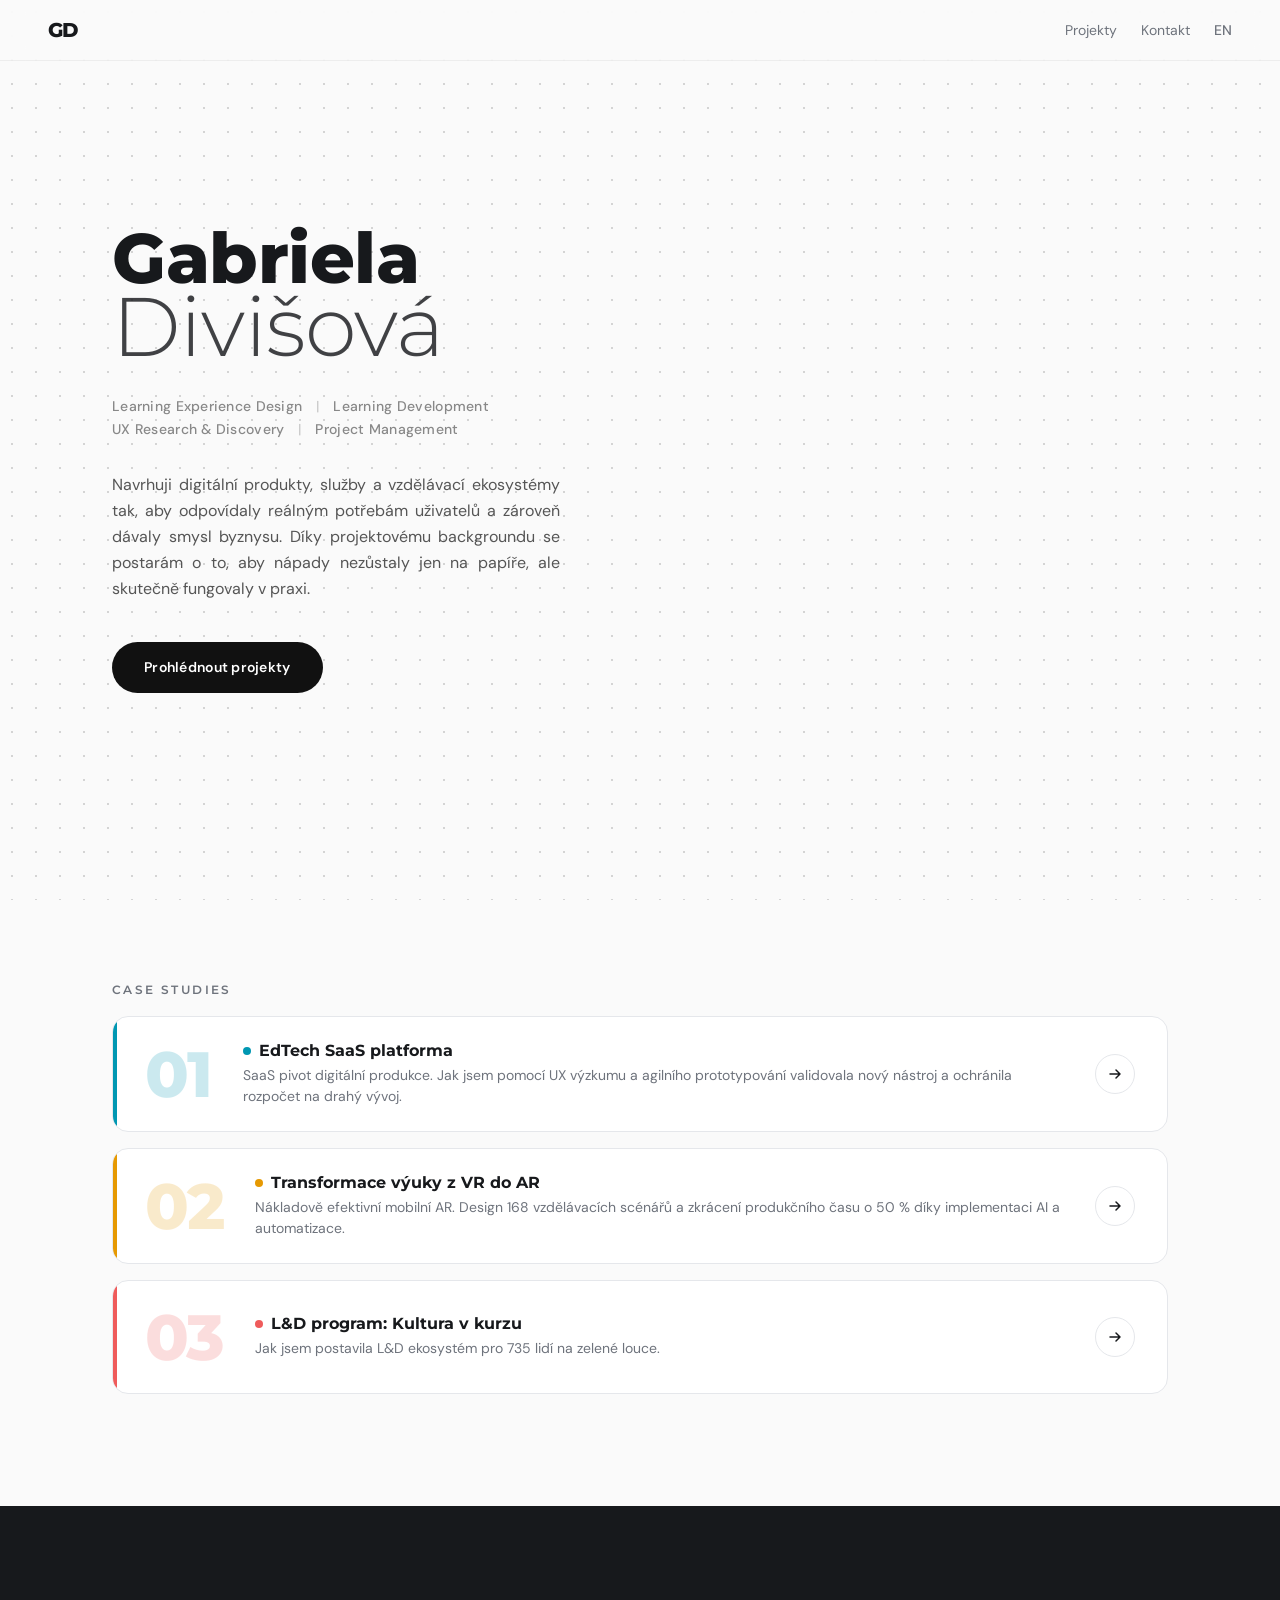
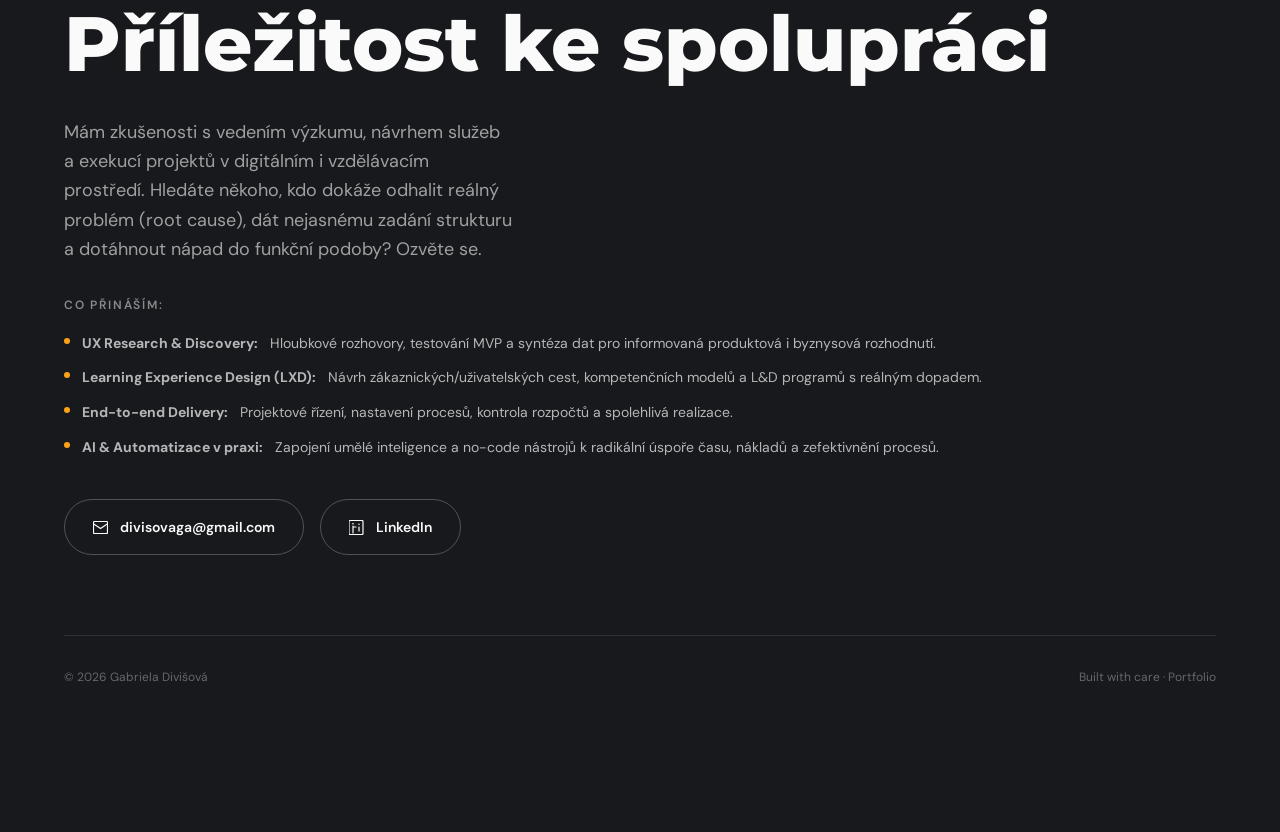
<file: index.html>
<!DOCTYPE html>
<html lang="cs">
<head>
  <meta charset="utf-8">
  <meta name="viewport" content="width=device-width, initial-scale=1.0">
  <title>Gabriela Divišová — UX Research & Discovery</title>
  <meta name="description" content="Portfolio Gabriely Divišové — UX Research, Discovery, Product & Project Delivery, Learning Experience Design.">
  <link rel="stylesheet" href="/assets/css/style.css">
</head>
<body>

<main>

<!-- Navigation -->
<nav class="nav">
  <a href="/" class="nav-logo">GD</a>
  <div class="nav-links">
    <a href="/#work" class="nav-desktop">Projekty</a>
    <a href="/#contact" class="nav-desktop">Kontakt</a>
    <a href="/en/" class="lang">EN</a>
  </div>
</nav>

<!-- Hero Section -->
<section class="hero dot-grid">
  <div class="hero-inner">
    <div class="hero-grid">
      <div>
        <h1>
          <span class="first-name">Gabriela</span>
          <span class="last-name">Divišová</span>
        </h1>
        <p class="hero-subtitle">
          Learning Experience Design <span class="sep">|</span> Learning Development<br>
          UX Research &amp; Discovery <span class="sep">|</span> Project Management
        </p>
        <div class="hero-desc">
          <p>Navrhuji digitální produkty, služby a vzdělávací ekosystémy tak, aby odpovídaly reálným potřebám uživatelů a zároveň dávaly smysl byznysu. Díky projektovému backgroundu se postarám o to, aby nápady nezůstaly jen na papíře, ale skutečně fungovaly v praxi.</p>
        </div>
        <a href="#work" class="btn-primary fade-up delay-4">Prohlédnout projekty</a>
      </div>
    </div>
  </div>
</section>

<!-- Case Studies Section -->
<section class="case-studies" id="work">
  <p class="section-label">Case Studies</p>
  <div class="case-studies-list">

    <!-- Card 01 - EdTech SaaS (cyan) -->
    <a href="/case/edtech-saas/" class="case-card">
      <div class="accent-bar" style="background:#0097b2"></div>
      <div class="hover-bar" style="background:#0097b2"></div>
      <div class="case-card-inner">
        <div class="case-number cs-cyan">01</div>
        <div class="case-content">
          <div class="case-title-row">
            <span class="case-dot bg-cyan"></span>
            <span class="case-title">EdTech SaaS platforma</span>
          </div>
          <p class="case-desc">SaaS pivot digitální produkce. Jak jsem pomocí UX výzkumu a agilního prototypování validovala nový nástroj a ochránila rozpočet na drahý vývoj.</p>
        </div>
        <div class="case-arrow">
          <svg width="16" height="16" viewBox="0 0 16 16" fill="none">
            <path d="M3 8h10M9 4l4 4-4 4" stroke="currentColor" stroke-width="1.5" stroke-linecap="round" stroke-linejoin="round"/>
          </svg>
        </div>
      </div>
    </a>

    <!-- Card 02 - VR to AR (amber) -->
    <a href="/case/vr-ar/" class="case-card">
      <div class="accent-bar" style="background:#e69902"></div>
      <div class="hover-bar" style="background:#e69902"></div>
      <div class="case-card-inner">
        <div class="case-number cs-amber">02</div>
        <div class="case-content">
          <div class="case-title-row">
            <span class="case-dot bg-amber"></span>
            <span class="case-title">Transformace výuky z VR do AR</span>
          </div>
          <p class="case-desc">Nákladově efektivní mobilní AR. Design 168 vzdělávacích scénářů a zkrácení produkčního času o 50 % díky implementaci AI a automatizace.</p>
        </div>
        <div class="case-arrow">
          <svg width="16" height="16" viewBox="0 0 16 16" fill="none">
            <path d="M3 8h10M9 4l4 4-4 4" stroke="currentColor" stroke-width="1.5" stroke-linecap="round" stroke-linejoin="round"/>
          </svg>
        </div>
      </div>
    </a>

    <!-- Card 03 - Kultura v kurzu (coral) -->
    <a href="/case/kultura-v-kurzu/" class="case-card">
      <div class="accent-bar" style="background:#ef5b5b"></div>
      <div class="hover-bar" style="background:#ef5b5b"></div>
      <div class="case-card-inner">
        <div class="case-number cs-coral">03</div>
        <div class="case-content">
          <div class="case-title-row">
            <span class="case-dot bg-coral"></span>
            <span class="case-title">L&amp;D program: Kultura v kurzu</span>
          </div>
          <p class="case-desc">Jak jsem postavila L&amp;D ekosystém pro 735 lidí na zelené louce.</p>
        </div>
        <div class="case-arrow">
          <svg width="16" height="16" viewBox="0 0 16 16" fill="none">
            <path d="M3 8h10M9 4l4 4-4 4" stroke="currentColor" stroke-width="1.5" stroke-linecap="round" stroke-linejoin="round"/>
          </svg>
        </div>
      </div>
    </a>

  </div>
</section>

<!-- Contact Section -->
<section class="contact" id="contact">
  <div class="contact-inner">
    <h2 class="contact-title">Příležitost ke spolupráci</h2>
    <p class="contact-text">
      Mám zkušenosti s vedením výzkumu, návrhem služeb a exekucí projektů v digitálním i vzdělávacím prostředí. Hledáte někoho, kdo dokáže odhalit reálný problém (root cause), dát nejasnému zadání strukturu a dotáhnout nápad do funkční podoby? Ozvěte se.
    </p>
    <div class="contact-bring">
      <p class="contact-bring-label">Co přináším:</p>
      <ul class="contact-bring-list">
        <li><span class="dot"></span><strong>UX Research &amp; Discovery:</strong> Hloubkové rozhovory, testování MVP a syntéza dat pro informovaná produktová i byznysová rozhodnutí.</li>
        <li><span class="dot"></span><strong>Learning Experience Design (LXD):</strong> Návrh zákaznických/uživatelských cest, kompetenčních modelů a L&amp;D programů s reálným dopadem.</li>
        <li><span class="dot"></span><strong>End-to-end Delivery:</strong> Projektové řízení, nastavení procesů, kontrola rozpočtů a spolehlivá realizace.</li>
        <li><span class="dot"></span><strong>AI &amp; Automatizace v praxi:</strong> Zapojení umělé inteligence a no-code nástrojů k radikální úspoře času, nákladů a zefektivnění procesů.</li>
      </ul>
    </div>
    <div class="contact-buttons">
      <a href="mailto:divisovaga@gmail.com" class="btn-outline-light">
        <svg class="contact-btn-icon" viewBox="0 0 15 15" fill="none" xmlns="http://www.w3.org/2000/svg">
          <path d="M1.5 4.5l6 4 6-4m-12 9h12a1 1 0 001-1v-10a1 1 0 00-1-1h-12a1 1 0 00-1 1v10a1 1 0 001 1z" stroke="currentColor" stroke-width="1.2" stroke-linecap="round" stroke-linejoin="round"/>
        </svg>
        divisovaga@gmail.com
      </a>
      <a href="https://www.linkedin.com/in/gabrieladivisova/" target="_blank" rel="noopener noreferrer" class="btn-outline-light">
        <svg class="contact-btn-icon" viewBox="0 0 15 15" fill="none" xmlns="http://www.w3.org/2000/svg">
          <path d="M4 6v7M4 3.5v.5m0 3h3m3 0v4m0-7v.5m-9-4h12a1 1 0 011 1v12a1 1 0 01-1 1h-12a1 1 0 01-1-1v-12a1 1 0 011-1z" stroke="currentColor" stroke-width="1.2" stroke-linecap="round" stroke-linejoin="round"/>
          <circle cx="4" cy="3.5" r=".5" fill="currentColor"/>
        </svg>
        LinkedIn
      </a>
    </div>
    <div class="contact-footer">
      <span>&copy; 2026 Gabriela Divišová</span>
      <span>Built with care &middot; Portfolio</span>
    </div>
  </div>
</section>

</main>

</body>
</html>
</file>
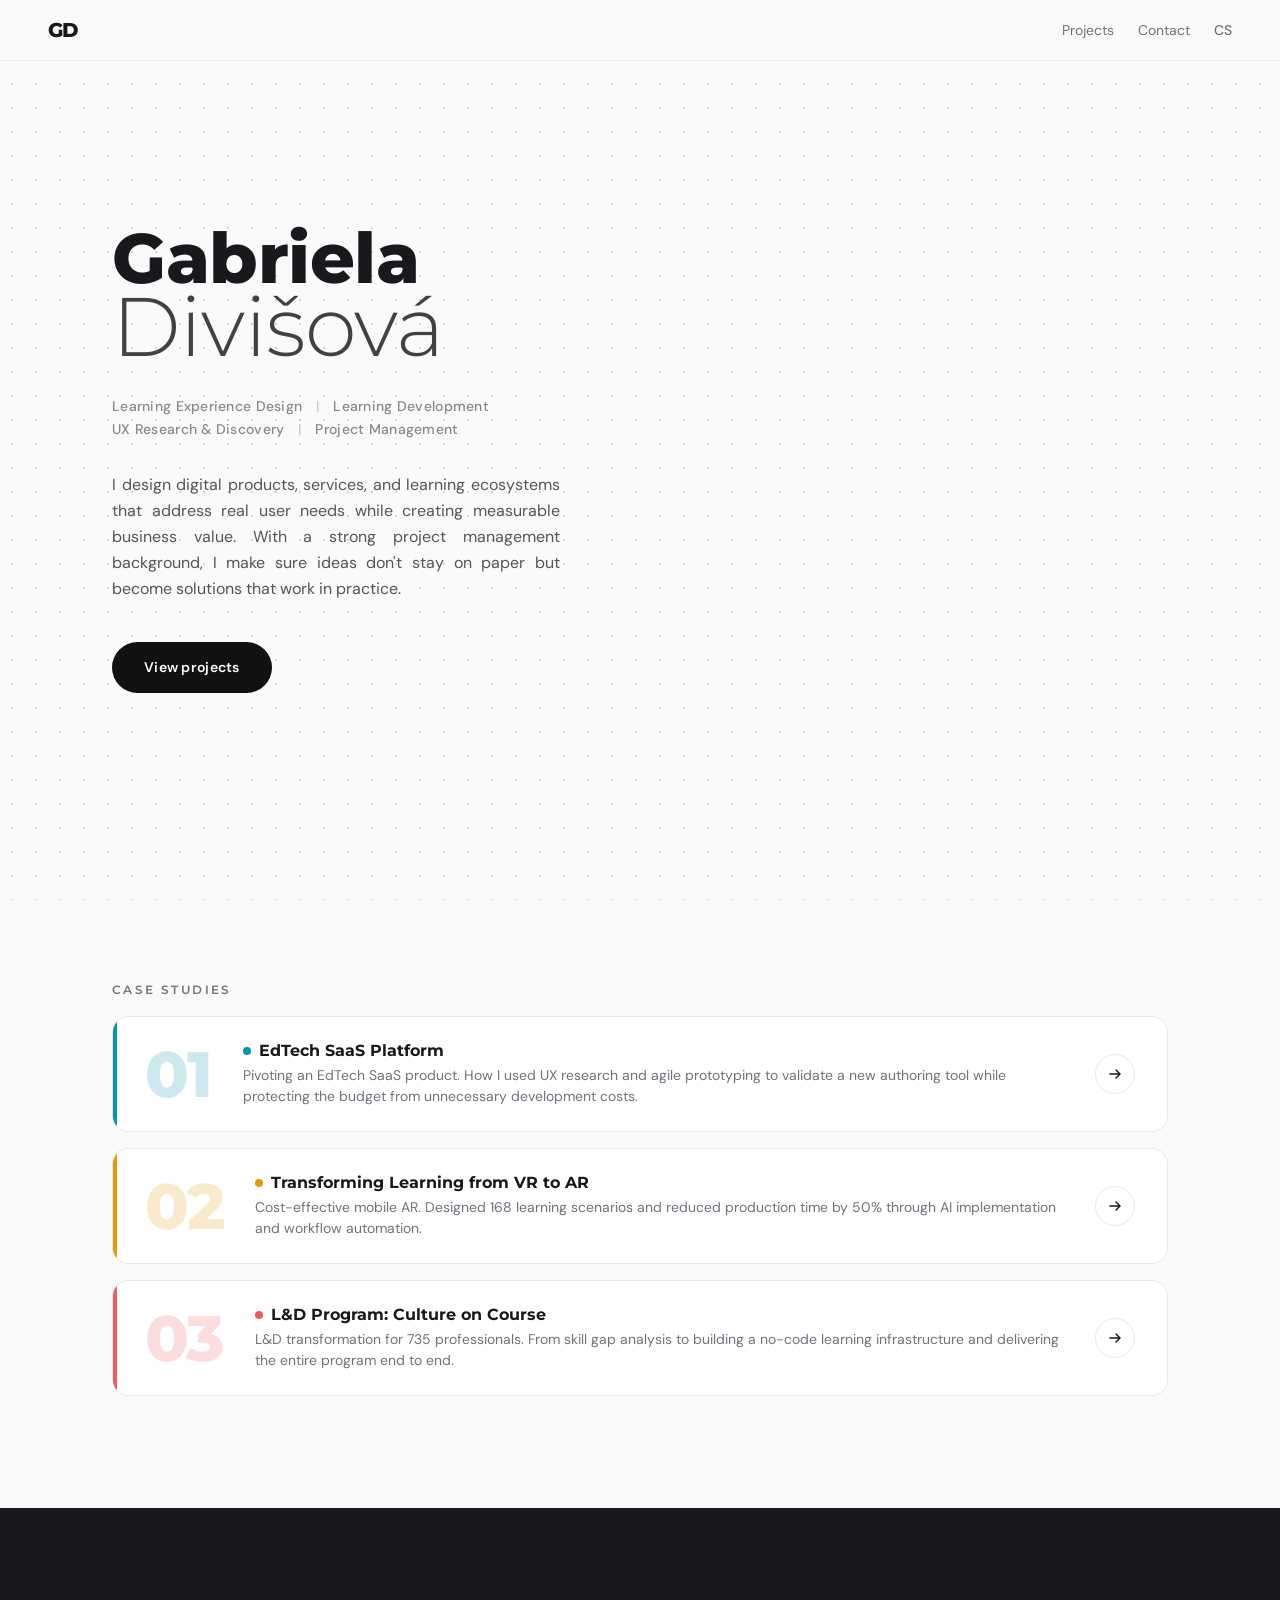
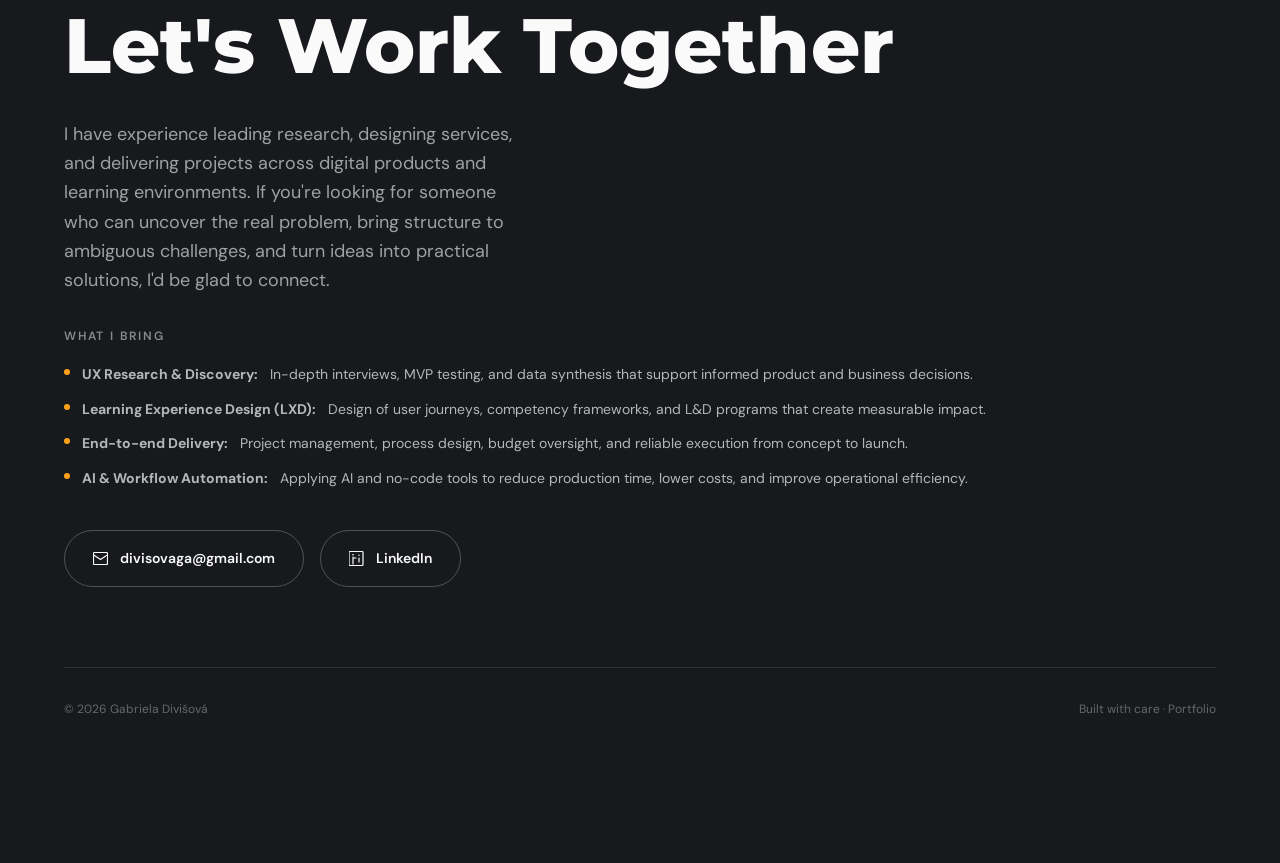
<file: en/index.html>
<!DOCTYPE html>
<html lang="en">
<head>
  <meta charset="utf-8">
  <meta name="viewport" content="width=device-width, initial-scale=1.0">
  <title>Gabriela Divišová — UX Research & Discovery</title>
  <meta name="description" content="Gabriela Divišová's portfolio — UX Research, Discovery, Product & Project Delivery, Learning Experience Design.">
  <link rel="stylesheet" href="../assets/css/style.css">
</head>
<body>

<main>

<!-- Navigation -->
<nav class="nav">
  <a href="/en/" class="nav-logo">GD</a>
  <div class="nav-links">
    <a href="/en/#work" class="nav-desktop">Projects</a>
    <a href="/en/#contact" class="nav-desktop">Contact</a>
    <a href="/" class="lang">CS</a>
  </div>
</nav>

<!-- Hero Section -->
<section class="hero dot-grid">
  <div class="hero-inner">
    <div class="hero-grid">
      <div>
        <h1>
          <span class="first-name">Gabriela</span>
          <span class="last-name">Divišová</span>
        </h1>
        <p class="hero-subtitle">
          Learning Experience Design <span class="sep">|</span> Learning Development<br>
          UX Research &amp; Discovery <span class="sep">|</span> Project Management
        </p>
        <div class="hero-desc">
          <p>I design digital products, services, and learning ecosystems that address real user needs while creating measurable business value. With a strong project management background, I make sure ideas don't stay on paper but become solutions that work in practice.</p>
        </div>
        <a href="#work" class="btn-primary fade-up delay-4">View projects</a>
      </div>
    </div>
  </div>
</section>

<!-- Case Studies Section -->
<section class="case-studies" id="work">
  <p class="section-label">Case Studies</p>
  <div class="case-studies-list">

    <!-- Card 01 - EdTech SaaS (cyan) -->
    <a href="/en/case/edtech-saas/" class="case-card">
      <div class="accent-bar" style="background:#0097b2"></div>
      <div class="hover-bar" style="background:#0097b2"></div>
      <div class="case-card-inner">
        <div class="case-number cs-cyan">01</div>
        <div class="case-content">
          <div class="case-title-row">
            <span class="case-dot bg-cyan"></span>
            <span class="case-title">EdTech SaaS Platform</span>
          </div>
          <p class="case-desc">Pivoting an EdTech SaaS product. How I used UX research and agile prototyping to validate a new authoring tool while protecting the budget from unnecessary development costs.</p>
        </div>
        <div class="case-arrow">
          <svg width="16" height="16" viewBox="0 0 16 16" fill="none">
            <path d="M3 8h10M9 4l4 4-4 4" stroke="currentColor" stroke-width="1.5" stroke-linecap="round" stroke-linejoin="round"/>
          </svg>
        </div>
      </div>
    </a>

    <!-- Card 02 - VR to AR (amber) -->
    <a href="/en/case/vr-ar/" class="case-card">
      <div class="accent-bar" style="background:#e69902"></div>
      <div class="hover-bar" style="background:#e69902"></div>
      <div class="case-card-inner">
        <div class="case-number cs-amber">02</div>
        <div class="case-content">
          <div class="case-title-row">
            <span class="case-dot bg-amber"></span>
            <span class="case-title">Transforming Learning from VR to AR</span>
          </div>
          <p class="case-desc">Cost-effective mobile AR. Designed 168 learning scenarios and reduced production time by 50% through AI implementation and workflow automation.</p>
        </div>
        <div class="case-arrow">
          <svg width="16" height="16" viewBox="0 0 16 16" fill="none">
            <path d="M3 8h10M9 4l4 4-4 4" stroke="currentColor" stroke-width="1.5" stroke-linecap="round" stroke-linejoin="round"/>
          </svg>
        </div>
      </div>
    </a>

    <!-- Card 03 - Kultura v kurzu (coral) -->
    <a href="/en/case/kultura-v-kurzu/" class="case-card">
      <div class="accent-bar" style="background:#ef5b5b"></div>
      <div class="hover-bar" style="background:#ef5b5b"></div>
      <div class="case-card-inner">
        <div class="case-number cs-coral">03</div>
        <div class="case-content">
          <div class="case-title-row">
            <span class="case-dot bg-coral"></span>
            <span class="case-title">L&amp;D Program: Culture on Course</span>
          </div>
          <p class="case-desc">L&amp;D transformation for 735 professionals. From skill gap analysis to building a no-code learning infrastructure and delivering the entire program end to end.</p>
        </div>
        <div class="case-arrow">
          <svg width="16" height="16" viewBox="0 0 16 16" fill="none">
            <path d="M3 8h10M9 4l4 4-4 4" stroke="currentColor" stroke-width="1.5" stroke-linecap="round" stroke-linejoin="round"/>
          </svg>
        </div>
      </div>
    </a>

  </div>
</section>

<!-- Contact Section -->
<section class="contact" id="contact">
  <div class="contact-inner">
    <h2 class="contact-title">Let's Work Together</h2>
    <p class="contact-text">
      I have experience leading research, designing services, and delivering projects across digital products and learning environments. If you're looking for someone who can uncover the real problem, bring structure to ambiguous challenges, and turn ideas into practical solutions, I'd be glad to connect.
    </p>
    <div class="contact-bring">
      <p class="contact-bring-label">What I Bring</p>
      <ul class="contact-bring-list">
        <li><span class="dot"></span><strong>UX Research &amp; Discovery:</strong> In-depth interviews, MVP testing, and data synthesis that support informed product and business decisions.</li>
        <li><span class="dot"></span><strong>Learning Experience Design (LXD):</strong> Design of user journeys, competency frameworks, and L&amp;D programs that create measurable impact.</li>
        <li><span class="dot"></span><strong>End-to-end Delivery:</strong> Project management, process design, budget oversight, and reliable execution from concept to launch.</li>
        <li><span class="dot"></span><strong>AI &amp; Workflow Automation:</strong> Applying AI and no-code tools to reduce production time, lower costs, and improve operational efficiency.</li>
      </ul>
    </div>
    <div class="contact-buttons">
      <a href="mailto:divisovaga@gmail.com" class="btn-outline-light">
        <svg class="contact-btn-icon" viewBox="0 0 15 15" fill="none" xmlns="http://www.w3.org/2000/svg">
          <path d="M1.5 4.5l6 4 6-4m-12 9h12a1 1 0 001-1v-10a1 1 0 00-1-1h-12a1 1 0 00-1 1v10a1 1 0 001 1z" stroke="currentColor" stroke-width="1.2" stroke-linecap="round" stroke-linejoin="round"/>
        </svg>
        divisovaga@gmail.com
      </a>
      <a href="https://www.linkedin.com/in/gabrieladivisova/" target="_blank" rel="noopener noreferrer" class="btn-outline-light">
        <svg class="contact-btn-icon" viewBox="0 0 15 15" fill="none" xmlns="http://www.w3.org/2000/svg">
          <path d="M4 6v7M4 3.5v.5m0 3h3m3 0v4m0-7v.5m-9-4h12a1 1 0 011 1v12a1 1 0 01-1 1h-12a1 1 0 01-1-1v-12a1 1 0 011-1z" stroke="currentColor" stroke-width="1.2" stroke-linecap="round" stroke-linejoin="round"/>
          <circle cx="4" cy="3.5" r=".5" fill="currentColor"/>
        </svg>
        LinkedIn
      </a>
    </div>
    <div class="contact-footer">
      <span>&copy; 2026 Gabriela Divišová</span>
      <span>Built with care &middot; Portfolio</span>
    </div>
  </div>
</section>

</main>

</body>
</html>
</file>
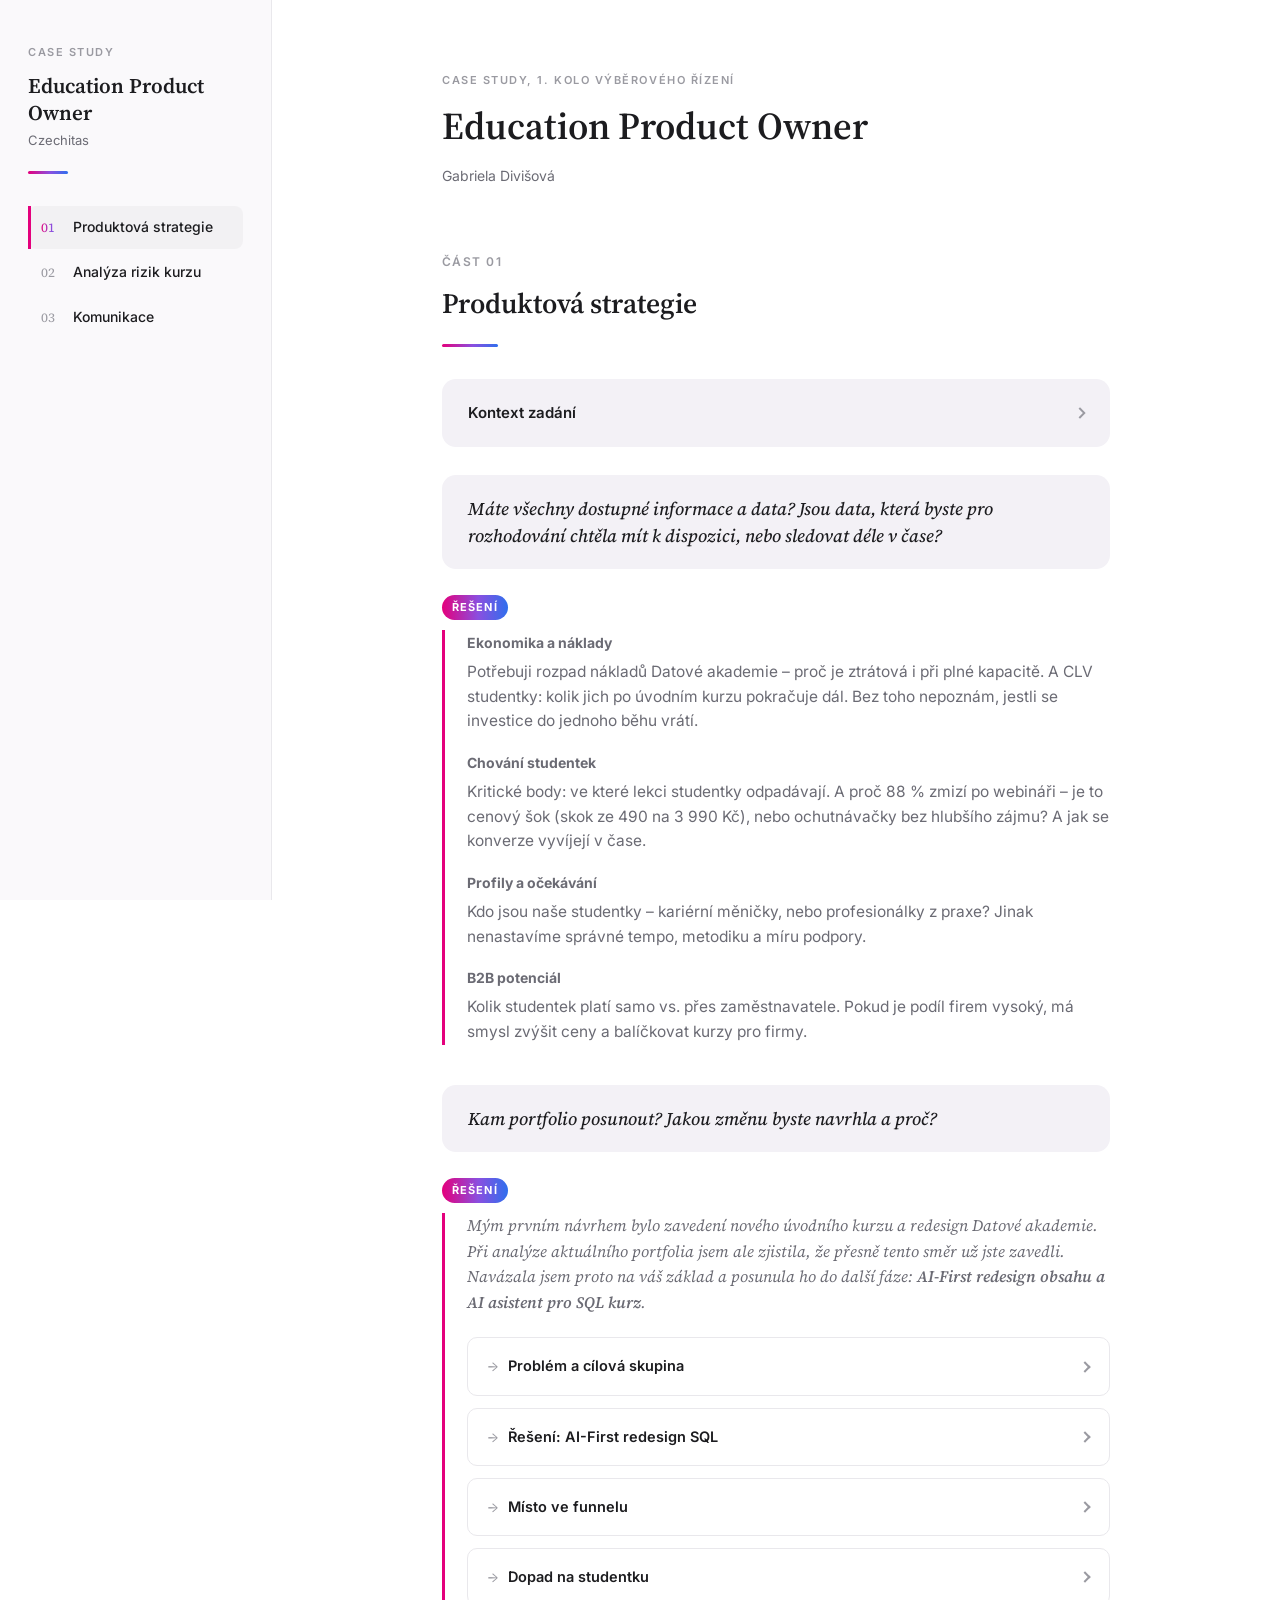
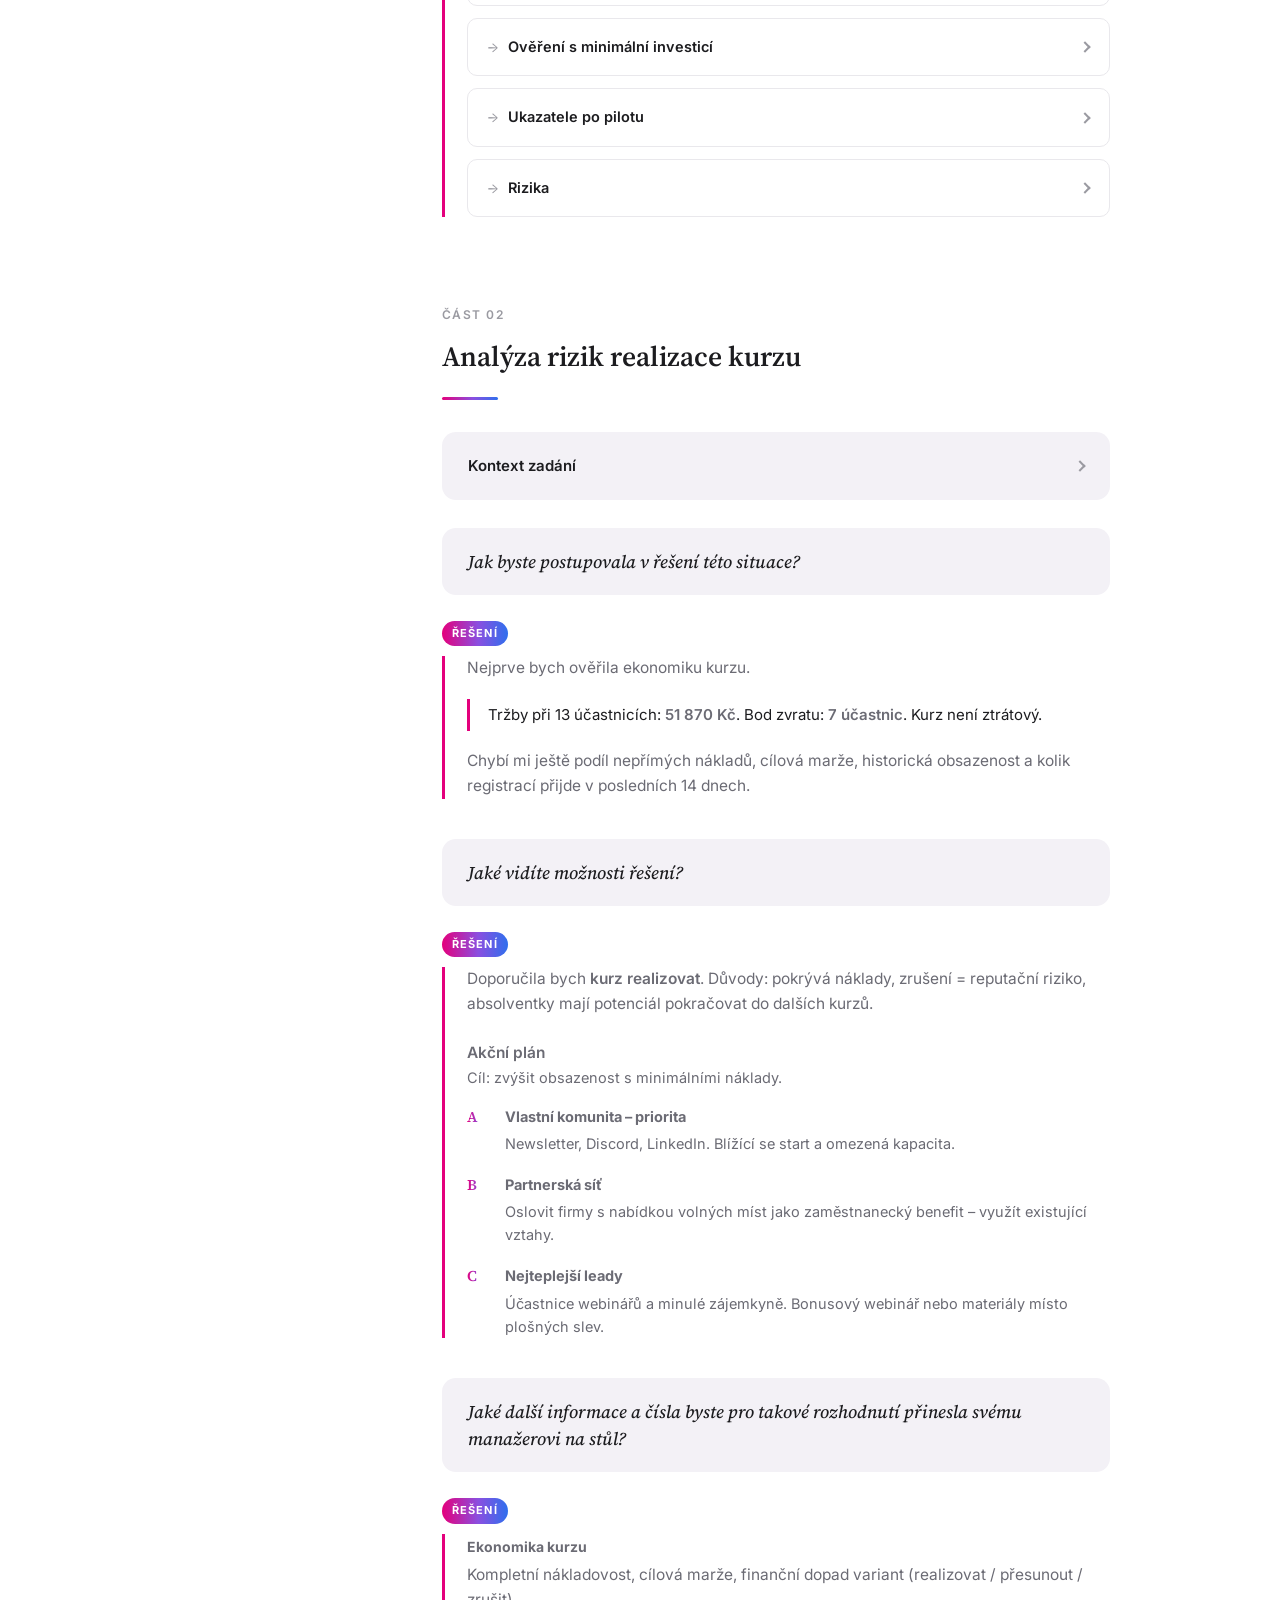
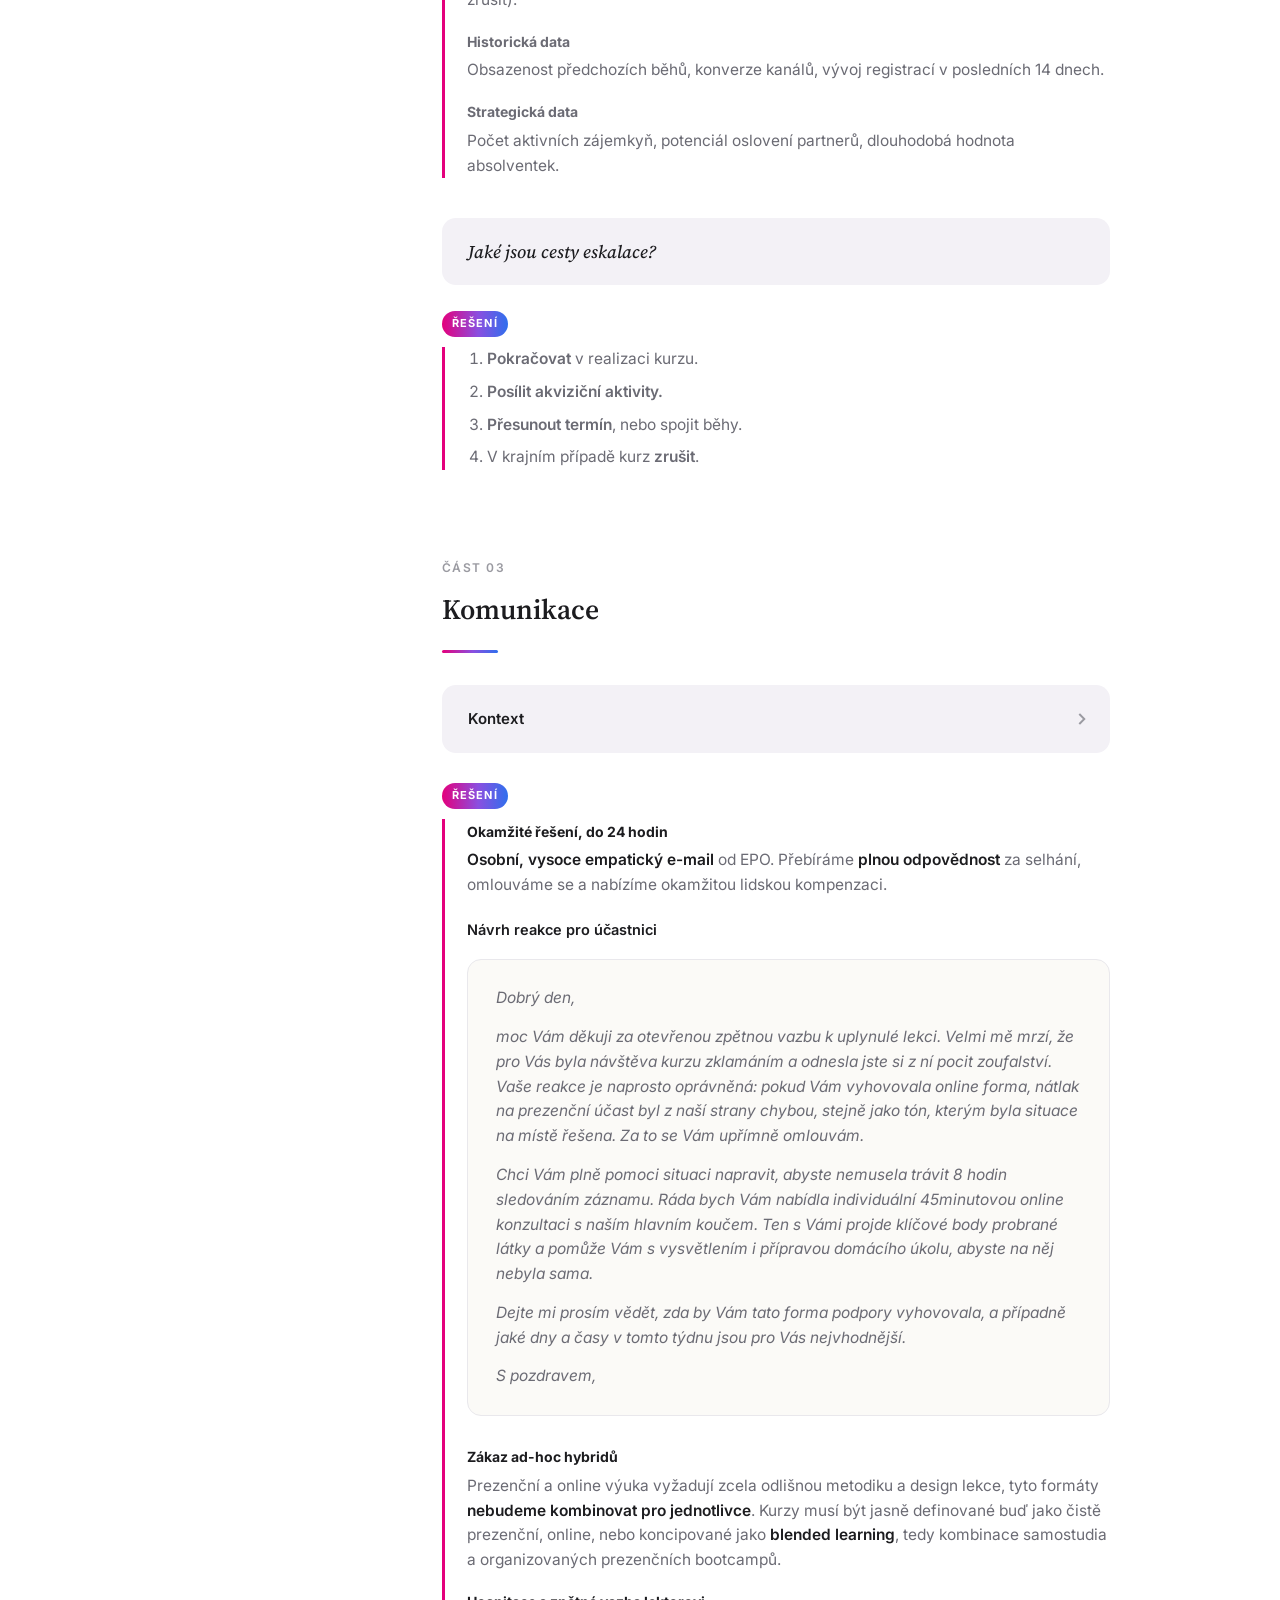
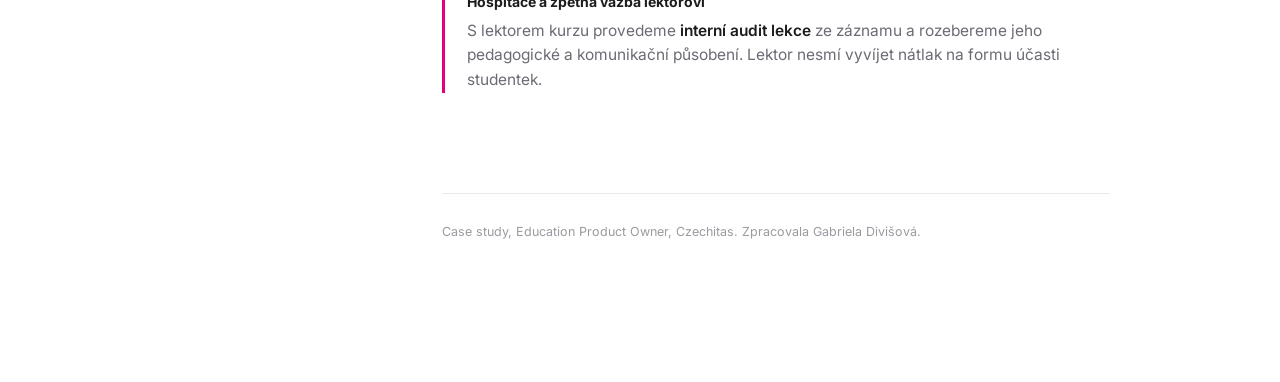
<file: case/czechitas/index.html>
<!DOCTYPE html>
<html lang="cs">
<head>
<meta charset="UTF-8">
<meta name="viewport" content="width=device-width, initial-scale=1">
<title>Case study: Education Product Owner</title>
<link rel="preconnect" href="https://fonts.googleapis.com">
<link rel="preconnect" href="https://fonts.gstatic.com" crossorigin>
<link href="https://fonts.googleapis.com/css2?family=Source+Serif+4:opsz,wght@8..60,400;8..60,500;8..60,600;8..60,700&family=Inter:wght@400;500;600;700&display=swap" rel="stylesheet">
<style>

  :root {
    --bg: #ffffff;
    --bg-soft: #faf9fb;
    --bg-callout: #f3f1f6;
    --bg-email: #fbfaf7;
    --text: #1c1c1f;
    --text-soft: #6b6b74;
    --text-faint: #9a9aa1;
    --border: #e9e8ec;
    --pink: #e4007c;
    --violet: #8a4fe0;
    --blue: #2f6fed;
    --gradient: linear-gradient(90deg, var(--pink) 0%, var(--violet) 55%, var(--blue) 100%);
    --font-display: 'Source Serif 4', Georgia, 'Times New Roman', serif;
    --font-body: 'Inter', -apple-system, BlinkMacSystemFont, 'Segoe UI', Roboto, Helvetica, Arial, sans-serif;
  }

  * { box-sizing: border-box; }

  html { scroll-behavior: smooth; }

  body {
    margin: 0;
    font-family: var(--font-body);
    color: var(--text);
    background: var(--bg);
    -webkit-font-smoothing: antialiased;
    line-height: 1.6;
  }

  .layout {
    display: flex;
    min-height: 100vh;
  }

  /* ---------- Sidebar ---------- */

  .sidebar {
    width: 272px;
    flex-shrink: 0;
    background: var(--bg-soft);
    border-right: 1px solid var(--border);
    padding: 44px 28px;
    position: sticky;
    top: 0;
    height: 100vh;
    overflow-y: auto;
  }

  .sidebar-eyebrow {
    font-size: 11px;
    letter-spacing: 0.14em;
    text-transform: uppercase;
    color: var(--text-faint);
    margin: 0 0 10px;
    font-weight: 600;
  }

  .sidebar-title {
    font-family: var(--font-display);
    font-size: 21px;
    font-weight: 600;
    line-height: 1.3;
    margin: 0 0 4px;
  }

  .sidebar-sub {
    font-size: 13px;
    color: var(--text-soft);
    margin: 0 0 4px;
  }

  .sidebar-bar {
    height: 3px;
    width: 40px;
    border-radius: 2px;
    background: var(--gradient);
    margin: 20px 0 32px;
  }

  .nav {
    display: flex;
    flex-direction: column;
    gap: 2px;
  }

  .nav a {
    display: flex;
    align-items: baseline;
    gap: 12px;
    text-decoration: none;
    color: var(--text);
    padding: 10px 10px;
    border-radius: 8px;
    border-left: 3px solid transparent;
    font-size: 14px;
    transition: background 0.15s, border-color 0.15s;
  }

  .nav a:hover {
    background: rgba(0,0,0,0.03);
  }

  .nav a.active {
    border-left: 3px solid transparent;
    border-image: var(--gradient) 1;
    background: rgba(0,0,0,0.03);
  }

  .nav a.active .nav-num {
    background: var(--gradient);
    -webkit-background-clip: text;
    background-clip: text;
    color: transparent;
  }

  .nav-num {
    font-family: var(--font-display);
    font-size: 13px;
    color: var(--text-faint);
    flex-shrink: 0;
    width: 20px;
  }

  .nav-label {
    font-weight: 500;
  }

  .sidebar-footer {
    margin-top: 48px;
    padding-top: 20px;
    border-top: 1px solid var(--border);
    font-size: 12px;
    color: var(--text-faint);
    line-height: 1.6;
  }

  /* ---------- Main content ---------- */

  .content {
    flex: 1;
    min-width: 0;
    padding: 72px 56px 140px;
    max-width: 780px;
    margin: 0 auto;
  }

  .doc-header {
    margin-bottom: 64px;
  }

  .doc-eyebrow {
    font-size: 11px;
    letter-spacing: 0.14em;
    text-transform: uppercase;
    color: var(--text-faint);
    font-weight: 600;
    margin: 0 0 14px;
  }

  .doc-title {
    font-family: var(--font-display);
    font-size: 38px;
    font-weight: 600;
    line-height: 1.2;
    margin: 0 0 16px;
  }

  .doc-meta {
    font-size: 14px;
    color: var(--text-soft);
  }

  .doc-meta div { margin-bottom: 2px; }

  section.part {
    margin-bottom: 88px;
    scroll-margin-top: 40px;
  }

  .part-eyebrow {
    font-size: 12px;
    letter-spacing: 0.12em;
    text-transform: uppercase;
    color: var(--text-faint);
    font-weight: 600;
    margin: 0 0 10px;
  }

  .part-title {
    font-family: var(--font-display);
    font-size: 28px;
    font-weight: 600;
    margin: 0 0 18px;
  }

  .part-bar {
    height: 3px;
    width: 56px;
    border-radius: 2px;
    background: var(--gradient);
    margin-bottom: 32px;
  }

  /* ---------- Callouts / toggles ---------- */

  .callout {
    background: var(--bg-callout);
    border-radius: 14px;
    padding: 22px 26px;
    margin-bottom: 28px;
  }

  .callout p, .callout li {
    color: var(--text-soft);
    font-size: 15px;
  }

  details.toggle {
    background: var(--bg-callout);
    border-radius: 14px;
    padding: 4px 26px;
    margin-bottom: 28px;
  }

  details.toggle summary {
    list-style: none;
    cursor: pointer;
    display: flex;
    align-items: center;
    justify-content: space-between;
    padding: 18px 0;
    font-weight: 600;
    font-size: 15px;
    color: var(--text);
  }

  details.toggle summary::-webkit-details-marker { display: none; }

  .chevron {
    width: 8px;
    height: 8px;
    border-right: 2px solid var(--text-faint);
    border-bottom: 2px solid var(--text-faint);
    transform: rotate(-45deg);
    transition: transform 0.2s;
    flex-shrink: 0;
    margin-left: 16px;
  }

  details[open] .chevron { transform: rotate(45deg); }

  .toggle-body {
    padding: 4px 0 24px;
    font-size: 15px;
    color: var(--text-soft);
  }

  .toggle-body img {
    width: 100%;
    border-radius: 10px;
    border: 1px solid var(--border);
    margin: 12px 0 8px;
  }

  .img-caption {
    font-size: 12px;
    color: var(--text-faint);
    margin: 0 0 8px;
  }

  /* ---------- Zadání accordion ---------- */

  details.toggle.qa-toggle {
    margin-bottom: 24px;
  }

  details.toggle.qa-toggle summary {
    align-items: flex-start;
    padding: 16px 0;
  }

  .qa-toggle-head {
    display: flex;
    flex-direction: column;
    gap: 8px;
  }

  /* Static zadání (no accordion) */
  details.toggle.qa-toggle summary {
    cursor: default;
  }
  details.toggle.qa-toggle .chevron {
    display: none;
  }

  details.toggle.qa-toggle .q-text {
    margin: 0;
    font-weight: 500;
  }

  /* nested sub-toggles inside answer blocks */

  details.sub-toggle {
    border: 1px solid var(--border);
    border-radius: 10px;
    padding: 2px 20px;
    margin-bottom: 12px;
    background: var(--bg);
  }

  details.sub-toggle summary {
    list-style: none;
    cursor: pointer;
    display: flex;
    align-items: center;
    justify-content: space-between;
    padding: 14px 0;
    font-size: 14.5px;
    font-weight: 600;
    color: var(--text);
  }

  details.sub-toggle summary::-webkit-details-marker { display: none; }

  .sub-toggle-body {
    padding: 0 0 18px;
    font-size: 14.5px;
    color: var(--text-soft);
  }

  .sub-num {
    font-family: var(--font-display);
    color: var(--text-faint);
    margin-right: 10px;
  }

  /* ---------- Q&A blocks ---------- */

  .qa {
    margin-bottom: 40px;
  }

  .pill {
    display: inline-block;
    font-size: 11px;
    letter-spacing: 0.1em;
    text-transform: uppercase;
    font-weight: 700;
    padding: 4px 10px;
    border-radius: 20px;
    margin-bottom: 10px;
  }

  .pill-q {
    background: var(--bg-callout);
    color: var(--text-soft);
  }

  .pill-a {
    background: var(--gradient);
    color: #fff;
  }

  .q-text {
    font-family: var(--font-display);
    font-style: italic;
    font-size: 18px;
    line-height: 1.5;
    color: var(--text);
    margin: 0 0 22px;
  }

  .a-block {
    border-left: 3px solid transparent;
    border-image: var(--gradient) 1;
    padding-left: 22px;
  }

  .a-block p, .a-block li { font-size: 15.5px; }

  .a-block h4 {
    font-family: var(--font-body);
    font-size: 14px;
    font-weight: 700;
    margin: 0 0 6px;
  }

  .a-block .item {
    margin-bottom: 16px;
  }

  .a-block .item h4 {
    display: inline;
  }

  .a-block .item p {
    margin: 4px 0 0;
    color: var(--text-soft);
  }

  p { margin: 0 0 14px; }
  ul, ol { margin: 0 0 14px; padding-left: 20px; }
  li { margin-bottom: 8px; }

  strong { font-weight: 600; color: var(--text); }

  /* ---------- Special blocks ---------- */

  blockquote.founder-quote {
    margin: 0 0 22px;
    padding: 0;
    background: none;
    font-family: var(--font-display);
    font-style: italic;
    font-size: 16px;
    line-height: 1.6;
    color: var(--text-soft);
  }

  /* ---------- Part 1 typography unification (grey only, size/weight for hierarchy) ---------- */

  #produkt .a-block,
  #produkt .a-block p,
  #produkt .a-block li {
    color: var(--text-soft);
  }

  #produkt .a-block h4,
  #produkt .sub-toggle-body h4 {
    color: var(--text-soft);
  }

  #produkt .a-block strong,
  #produkt .sub-toggle-body strong {
    color: var(--text-soft);
  }

  /* Part 02 unified text color */
  #riziko .a-block,
  #riziko .a-block p,
  #riziko .a-block li,
  #riziko .a-block strong,
  #riziko .a-block h4,
  #riziko .sub-toggle-body strong {
    color: var(--text-soft);
  }

  blockquote.feedback {
    margin: 16px 0;
    padding: 18px 22px;
    background: var(--bg);
    border-radius: 12px;
    font-style: italic;
    font-size: 15px;
    color: var(--text-soft);
    border-left: 3px solid var(--text-faint);
  }

  .stat-grid {
    display: grid;
    grid-template-columns: repeat(4, 1fr);
    gap: 12px;
    margin: 20px 0 8px;
  }

  .stat-card {
    background: var(--bg);
    border: 1px solid var(--border);
    border-radius: 12px;
    padding: 16px 14px;
  }

  .stat-num {
    font-family: var(--font-display);
    font-size: 22px;
    font-weight: 600;
    margin-bottom: 2px;
  }

  .stat-label {
    font-size: 11.5px;
    color: var(--text-soft);
  }

  .highlight-line {
    background: var(--bg);
    border-left: 3px solid transparent;
    border-image: var(--gradient) 1;
    padding: 4px 0 4px 18px;
    font-size: 15px;
    margin: 18px 0;
    color: var(--text);
  }

  .email-card {
    background: var(--bg-email);
    border: 1px solid var(--border);
    border-radius: 14px;
    padding: 26px 28px;
    margin: 18px 0 28px;
    font-size: 15px;
    font-style: italic;
    color: var(--text-soft);
  }

  .email-card p { margin-bottom: 14px; }
  .email-card p:last-child { margin-bottom: 0; }

  .action-step {
    display: flex;
    gap: 16px;
    margin-bottom: 18px;
  }

  .action-letter {
    font-family: var(--font-display);
    font-weight: 600;
    font-size: 15px;
    color: transparent;
    background: var(--gradient);
    -webkit-background-clip: text;
    background-clip: text;
    flex-shrink: 0;
    width: 22px;
  }

  .action-step-body h4 {
    margin: 0 0 4px;
    font-size: 14.5px;
    font-weight: 700;
  }

  .action-step-body p {
    margin: 0;
    color: var(--text-soft);
    font-size: 14.5px;
  }

  footer.doc-footer {
    margin-top: 100px;
    padding-top: 28px;
    border-top: 1px solid var(--border);
    font-size: 12.5px;
    color: var(--text-faint);
  }

  /* ---------- Responsive ---------- */

  @media (max-width: 880px) {
    .layout { flex-direction: column; }
    .sidebar {
      width: 100%;
      height: auto;
      position: static;
      padding: 24px 24px 18px;
    }
    .sidebar-footer { display: none; }
    .nav { flex-direction: row; overflow-x: auto; gap: 6px; }
    .nav a { padding: 8px 12px; white-space: nowrap; }
    .content { padding: 48px 24px 100px; }
    .doc-title { font-size: 30px; }
    .stat-grid { grid-template-columns: repeat(2, 1fr); }
  }

</style>
</head>
<body>

<div class="layout">

  <aside class="sidebar">
    <div class="sidebar-eyebrow">Case study</div>
    <div class="sidebar-title">Education Product Owner</div>
    <div class="sidebar-sub">Czechitas</div>
    <div class="sidebar-bar"></div>

    <nav class="nav">
      <a href="#produkt" data-target="produkt"><span class="nav-num">01</span><span class="nav-label">Produktová strategie</span></a>
      <a href="#riziko" data-target="riziko"><span class="nav-num">02</span><span class="nav-label">Analýza rizik kurzu</span></a>
      <a href="#komunikace" data-target="komunikace"><span class="nav-num">03</span><span class="nav-label">Komunikace</span></a>
    </nav>

  </aside>

  <main class="content">

    <header class="doc-header">
      <div class="doc-eyebrow">Case study, 1. kolo výběrového řízení</div>
      <h1 class="doc-title">Education Product Owner</h1>
      <div class="doc-meta">
        <div>Gabriela Divišová</div>
      </div>
    </header>

    <!-- ============ PART 1 ============ -->
    <section class="part" id="produkt">
      <div class="part-eyebrow">Část 01</div>
      <h2 class="part-title">Produktová strategie</h2>
      <div class="part-bar"></div>

      <details class="toggle">
        <summary>Kontext zadání<span class="chevron"></span></summary>
        <div class="toggle-body">
          <p>Zadání se týká části portfolia zaměřené na datovou analýzu. Úkolem není dokonalá analýza ani graficky propracovaná prezentace, ale způsob uvažování, prioritizace a schopnost rozhodnout se s omezenými informacemi.</p>
          <ul>
            <li>O oblast datové analýzy je obecně vysoký zájem, je to vidět na heat mapě webu i na konverzi reklamy.</li>
            <li>Jen 12 % absolventek úvodního webináře pokračuje do některého placeného kurzu.</li>
            <li>U SQL kurzu účastnice často uvádějí příliš rychlé tempo a nedostatek praktického procvičování.</li>
            <li>Datová akademie má vysokou naplněnost, ale je produkčně i lektorsky velmi náročná, a je proto finančně ztrátová.</li>
            <li>Část zájemkyň hledá především praktické dovednosti použitelné v současné práci, nikoliv změnu kariéry.</li>
            <li>Na příští kvartál je možné vyvinout maximálně jeden nový produkt, nebo provést větší redesign jednoho stávajícího produktu.</li>
          </ul>
          <p class="img-caption">Heat mapa zájmu o portfolio datové analýzy</p>
          <img src="[data-uri]" alt="Heat mapa portfolia datové analýzy">
        </div>
      </details>

      <details class="toggle qa-toggle">
        <summary>
          <span class="qa-toggle-head">
            <span class="q-text">Máte všechny dostupné informace a data? Jsou data, která byste pro rozhodování chtěla mít k dispozici, nebo sledovat déle v čase?</span>
          </span>
        </summary>
      </details>

      <div class="qa">
        <span class="pill pill-a">Řešení</span>
        <div class="a-block">
          <div class="item">
            <h4>Ekonomika a náklady</h4>
            <p>Potřebuji rozpad nákladů Datové akademie – proč je ztrátová i při plné kapacitě. A CLV studentky: kolik jich po úvodním kurzu pokračuje dál. Bez toho nepoznám, jestli se investice do jednoho běhu vrátí.</p>
          </div>
          <div class="item">
            <h4>Chování studentek</h4>
            <p>Kritické body: ve které lekci studentky odpadávají. A proč 88 % zmizí po webináři – je to cenový šok (skok ze 490 na 3 990 Kč), nebo ochutnávačky bez hlubšího zájmu? A jak se konverze vyvíjejí v čase.</p>
          </div>
          <div class="item">
            <h4>Profily a očekávání</h4>
            <p>Kdo jsou naše studentky – kariérní měničky, nebo profesionálky z praxe? Jinak nenastavíme správné tempo, metodiku a míru podpory.</p>
          </div>
          <div class="item">
            <h4>B2B potenciál</h4>
            <p>Kolik studentek platí samo vs. přes zaměstnavatele. Pokud je podíl firem vysoký, má smysl zvýšit ceny a balíčkovat kurzy pro firmy.</p>
          </div>
        </div>
      </div>

      <details class="toggle qa-toggle">
        <summary>
          <span class="qa-toggle-head">
            <span class="q-text">Kam portfolio posunout? Jakou změnu byste navrhla a proč?</span>
          </span>
        </summary>
      </details>

      <div class="qa">
        <span class="pill pill-a">Řešení</span>
        <div class="a-block">
          <blockquote class="founder-quote">
            Mým prvním návrhem bylo zavedení nového úvodního kurzu a redesign Datové akademie. Při analýze aktuálního portfolia jsem ale zjistila, že přesně tento směr už jste zavedli. Navázala jsem proto na váš základ a posunula ho do další fáze: <strong>AI-First redesign obsahu a AI asistent pro SQL kurz</strong>.
          </blockquote>

          <details class="sub-toggle">
            <summary><span><span class="sub-num">→</span>Problém a cílová skupina</span><span class="chevron"></span></summary>
            <div class="sub-toggle-body">
              <p><strong>Cílová skupina:</strong> studentky SQL kurzů – kariérní měničky i profesionálky z praxe.</p>
              <p><strong>Problém studentky:</strong> kurz je příliš rychlý, doma není komu zavolat. <strong>Problém organizace:</strong> lektoři jsou nejdražší položka a jejich kapacita limituje škálování.</p>
            </div>
          </details>

          <details class="sub-toggle">
            <summary><span><span class="sub-num">→</span>Řešení: AI-First redesign SQL</span><span class="chevron"></span></summary>
            <div class="sub-toggle-body">
              <p><strong>1. Teorie do LMS</strong> – základy syntaxe v mikrolekcích, každá studentka postupuje vlastním tempem.</p>
              <p><strong>2. AI mentor 24/7</strong> – okamžitá pomoc při chybách, neprozrazuje řešení, navádí (sokratovská metoda).</p>
              <p><strong>3. Živé lekce jako workshopy</strong> – zkrácení o 30 % = nižší náklady na lektory. Lektor učí datovou logiku a práci s AI.</p>
              <p><strong>Proč má přednost:</strong> snižuje náklady, zvyšuje dokončenost, studentky získávají dovednost AI-assisted development – klíčový argument pro B2B.</p>
            </div>
          </details>

          <details class="sub-toggle">
            <summary><span><span class="sub-num">→</span>Místo ve funnelu</span><span class="chevron"></span></summary>
            <div class="sub-toggle-body">
              <p>SQL je most k pokročilým programům. AI kouč zvyšuje dokončenost a sebevědomí k postupu. Otevírá i nový monetizační kanál (předplatné pro absolventky) a funguje jako marketingový bonus („3 měsíce AI mentora zdarma“).</p>
            </div>
          </details>

          <details class="sub-toggle">
            <summary><span><span class="sub-num">→</span>Dopad na studentku</span><span class="chevron"></span></summary>
            <div class="sub-toggle-body">
              <p>Konec frustrace – pomoc 24/7. Vlastní tempo – rychlejší jdou do hloubky, pomalejší mají trpělivou podporu. Dovednost AI-assisted development – žádaná kompetence na trhu práce.</p>
            </div>
          </details>

          <details class="sub-toggle">
            <summary><span><span class="sub-num">→</span>Ověření s minimální investicí</span><span class="chevron"></span></summary>
            <div class="sub-toggle-body">
              <ol>
                <li>Custom GPT jako MVP (trpělivý kouč, nepíše kód)</li>
                <li>Alfa test s komunitou dobrovolnic</li>
                <li>A/B test v kurzu – polovina s AI, polovina bez</li>
                <li>Test ochoty platit po kurzu</li>
              </ol>
            </div>
          </details>

          <details class="sub-toggle">
            <summary><span><span class="sub-num">→</span>Ukazatele po pilotu</span><span class="chevron"></span></summary>
            <div class="sub-toggle-body">
              <p>Adopce a opakované využití. Dokončenost úkolů (s AI vs. bez AI). Úspora času lidské podpory. Ochota k předplatnému. Vliv AI bonusu na konverzi přihlášek.</p>
            </div>
          </details>

          <details class="sub-toggle">
            <summary><span><span class="sub-num">→</span>Rizika</span><span class="chevron"></span></summary>
            <div class="sub-toggle-body">
              <p><strong>Zkratkovité učení:</strong> AI nesmí psát kód za studentky – ošetřit systémovou instrukcí.</p>
              <p><strong>Technická bariéra:</strong> 10minutové video na začátku kurzu.</p>
              <p><strong>Ochota lektorů:</strong> zapojit je do návrhu od začátku (co-creation).</p>
            </div>
          </details>

        </div>
      </div>
    </section>

    <!-- ============ PART 2 ============ -->
    <section class="part" id="riziko">
      <div class="part-eyebrow">Část 02</div>
      <h2 class="part-title">Analýza rizik realizace kurzu</h2>
      <div class="part-bar"></div>

      <details class="toggle">
        <summary>Kontext zadání<span class="chevron"></span></summary>
        <div class="toggle-body">
          <p style="margin-bottom:14px;">Za dva týdny má začít další běh kurzu <strong>Excel pro datovou analýzu</strong>. Aktuálně je přihlášeno <strong>13 účastnic</strong>.</p>
          <div class="stat-grid">
            <div class="stat-card"><div class="stat-num">25</div><div class="stat-label">Kapacita kurzu</div></div>
            <div class="stat-card"><div class="stat-num">13</div><div class="stat-label">Přihlášeno</div></div>
            <div class="stat-card"><div class="stat-num">3 990 Kč</div><div class="stat-label">Cena s DPH</div></div>
            <div class="stat-card"><div class="stat-num">24 000 Kč</div><div class="stat-label">Přímé náklady</div></div>
          </div>
        </div>
      </details>

      <details class="toggle qa-toggle">
        <summary>
          <span class="qa-toggle-head">
            <span class="q-text">Jak byste postupovala v řešení této situace?</span>
          </span>
        </summary>
      </details>

      <div class="qa">
        <span class="pill pill-a">Řešení</span>
        <div class="a-block">
          <p>Nejprve bych ověřila ekonomiku kurzu.</p>
          <div class="highlight-line">
            Tržby při 13 účastnicích: <strong>51 870 Kč</strong>. Bod zvratu: <strong>7 účastnic</strong>. Kurz není ztrátový.
          </div>
          <p>Chybí mi ještě podíl nepřímých nákladů, cílová marže, historická obsazenost a kolik registrací přijde v posledních 14 dnech.</p>
        </div>
      </div>

      <details class="toggle qa-toggle">
        <summary>
          <span class="qa-toggle-head">
            <span class="q-text">Jaké vidíte možnosti řešení?</span>
          </span>
        </summary>
      </details>

      <div class="qa">
        <span class="pill pill-a">Řešení</span>
        <div class="a-block">
          <p>Doporučila bych <strong>kurz realizovat</strong>. Důvody: pokrývá náklady, zrušení = reputační riziko, absolventky mají potenciál pokračovat do dalších kurzů.</p>

          <p style="margin-top:24px;"><strong>Akční plán</strong><br><span style="color:var(--text-soft); font-size:14.5px;">Cíl: zvýšit obsazenost s minimálními náklady.</span></p>

          <div class="action-step">
            <div class="action-letter">A</div>
            <div class="action-step-body">
              <h4>Vlastní komunita – priorita</h4>
              <p>Newsletter, Discord, LinkedIn. Blížící se start a omezená kapacita.</p>
            </div>
          </div>
          <div class="action-step">
            <div class="action-letter">B</div>
            <div class="action-step-body">
              <h4>Partnerská síť</h4>
              <p>Oslovit firmy s nabídkou volných míst jako zaměstnanecký benefit – využít existující vztahy.</p>
            </div>
          </div>
          <div class="action-step">
            <div class="action-letter">C</div>
            <div class="action-step-body">
              <h4>Nejteplejší leady</h4>
              <p>Účastnice webinářů a minulé zájemkyně. Bonusový webinář nebo materiály místo plošných slev.</p>
            </div>
          </div>
        </div>
      </div>

      <details class="toggle qa-toggle">
        <summary>
          <span class="qa-toggle-head">
            <span class="q-text">Jaké další informace a čísla byste pro takové rozhodnutí přinesla svému manažerovi na stůl?</span>
          </span>
        </summary>
      </details>

      <div class="qa">
        <span class="pill pill-a">Řešení</span>
        <div class="a-block">
          <div class="item">
            <h4>Ekonomika kurzu</h4>
            <p>Kompletní nákladovost, cílová marže, finanční dopad variant (realizovat / přesunout / zrušit).</p>
          </div>
          <div class="item">
            <h4>Historická data</h4>
            <p>Obsazenost předchozích běhů, konverze kanálů, vývoj registrací v posledních 14 dnech.</p>
          </div>
          <div class="item">
            <h4>Strategická data</h4>
            <p>Počet aktivních zájemkyň, potenciál oslovení partnerů, dlouhodobá hodnota absolventek.</p>
          </div>
        </div>
      </div>

      <details class="toggle qa-toggle">
        <summary>
          <span class="qa-toggle-head">
            <span class="q-text">Jaké jsou cesty eskalace?</span>
          </span>
        </summary>
      </details>

      <div class="qa">
        <span class="pill pill-a">Řešení</span>
        <div class="a-block">
          <ol>
            <li><strong>Pokračovat</strong> v realizaci kurzu.</li>
            <li><strong>Posílit akviziční aktivity.</strong></li>
            <li><strong>Přesunout termín</strong>, nebo spojit běhy.</li>
            <li>V krajním případě kurz <strong>zrušit</strong>.</li>
          </ol>
        </div>
      </div>
    </section>

    <!-- ============ PART 3 ============ -->
    <section class="part" id="komunikace">
      <div class="part-eyebrow">Část 03</div>
      <h2 class="part-title">Komunikace</h2>
      <div class="part-bar"></div>

      <details class="toggle">
        <summary>Kontext<span class="chevron"></span></summary>
        <div class="toggle-body">
          <p>V rámci <strong>neustálého monitoringu kvality výuky</strong> je účastnicím rozesílána žádost o zpětnou vazbu. Tuto zpětnou vazbu si mohou přečíst i lektoři a koučové, kteří lekci učili, ale anonymně, jméno účastnice vidí pouze EPO. Při pročítání se objevila následující zpětná vazba.</p>

          <blockquote class="feedback">
            Jak již bylo zmíněno výše, z lekce jsem si neodnesla prakticky nic kromě zoufalství a hodně jsem byla zklamaná a naštvaná, že jsem se nechala přemluvit, abychom dorazily prezenčně, jelikož jsem původně potřebovala lekci online, prý to bude větší zábava, no jak pro koho, vtip možná ano, ale hodně špatný. To abych si pouštěla znovu 8hodinový záznam lekce. Takže jestli z tohoto mám zpracovávat nějaký úkol, ocenila bych, kdyby to bylo alespoň náležitě vysvětleno.
          </blockquote>

          <div style="margin-top:18px;">
            <p class="q-text" style="margin:8px 0 0;">Jak byste k této situaci jako EPO přistoupila, jak byste ji vyřešila, a jak by mohla vypadat zpráva pro účastnici?</p>
          </div>
        </div>
      </details>

      <div class="qa">
        <span class="pill pill-a">Řešení</span>
        <div class="a-block">

          <div class="item">
            <h4>Okamžité řešení, do 24 hodin</h4>
            <p><strong>Osobní, vysoce empatický e-mail</strong> od EPO. Přebíráme <strong>plnou odpovědnost</strong> za selhání, omlouváme se a nabízíme okamžitou lidskou kompenzaci.</p>
          </div>

          <p style="margin-top:20px; font-weight:600; font-size:14.5px;">Návrh reakce pro účastnici</p>
          <div class="email-card">
            <p>Dobrý den,</p>
            <p>moc Vám děkuji za otevřenou zpětnou vazbu k uplynulé lekci. Velmi mě mrzí, že pro Vás byla návštěva kurzu zklamáním a odnesla jste si z ní pocit zoufalství. Vaše reakce je naprosto oprávněná: pokud Vám vyhovovala online forma, nátlak na prezenční účast byl z naší strany chybou, stejně jako tón, kterým byla situace na místě řešena. Za to se Vám upřímně omlouvám.</p>
            <p>Chci Vám plně pomoci situaci napravit, abyste nemusela trávit 8 hodin sledováním záznamu. Ráda bych Vám nabídla individuální 45minutovou online konzultaci s naším hlavním koučem. Ten s Vámi projde klíčové body probrané látky a pomůže Vám s vysvětlením i přípravou domácího úkolu, abyste na něj nebyla sama.</p>
            <p>Dejte mi prosím vědět, zda by Vám tato forma podpory vyhovovala, a případně jaké dny a časy v tomto týdnu jsou pro Vás nejvhodnější.</p>
            <p>S pozdravem,</p>
          </div>

          <div class="item">
            <h4>Zákaz ad-hoc hybridů</h4>
            <p>Prezenční a online výuka vyžadují zcela odlišnou metodiku a design lekce, tyto formáty <strong>nebudeme kombinovat pro jednotlivce</strong>. Kurzy musí být jasně definované buď jako čistě prezenční, online, nebo koncipované jako <strong>blended learning</strong>, tedy kombinace samostudia a organizovaných prezenčních bootcampů.</p>
          </div>

          <div class="item">
            <h4>Hospitace a zpětná vazba lektorovi</h4>
            <p>S lektorem kurzu provedeme <strong>interní audit lekce</strong> ze záznamu a rozebereme jeho pedagogické a komunikační působení. Lektor nesmí vyvíjet nátlak na formu účasti studentek.</p>
          </div>

        </div>
      </div>
    </section>

    <footer class="doc-footer">
      Case study, Education Product Owner, Czechitas. Zpracovala Gabriela Divišová.
    </footer>

  </main>
</div>

<script>
  const links = document.querySelectorAll('.nav a');
  const sections = Array.from(links).map(l => document.getElementById(l.dataset.target));

  const setActive = (id) => {
    links.forEach(l => l.classList.toggle('active', l.dataset.target === id));
  };

  const observer = new IntersectionObserver((entries) => {
    entries.forEach(entry => {
      if (entry.isIntersecting) {
        setActive(entry.target.id);
      }
    });
  }, { rootMargin: '-20% 0px -70% 0px', threshold: 0 });

  sections.forEach(s => { if (s) observer.observe(s); });
  setActive('produkt');
</script>

</body>
</html>
</file>
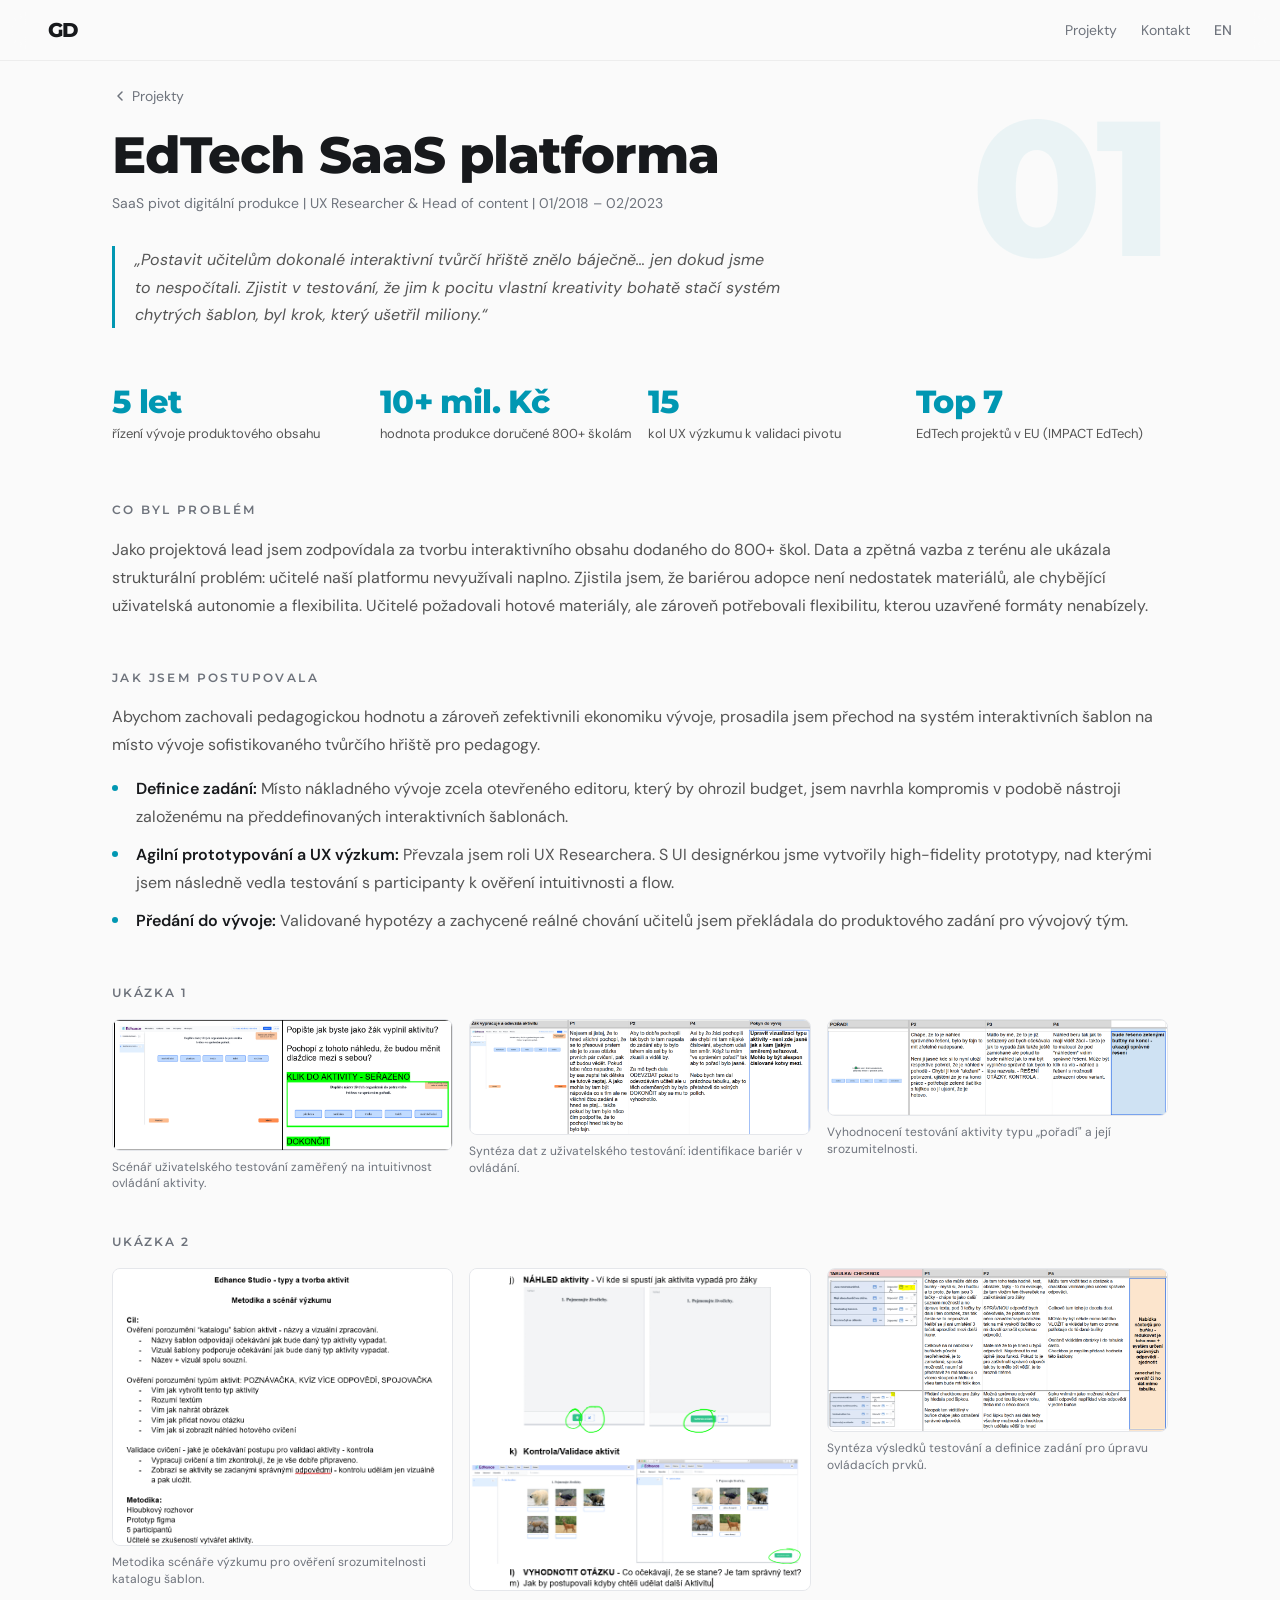
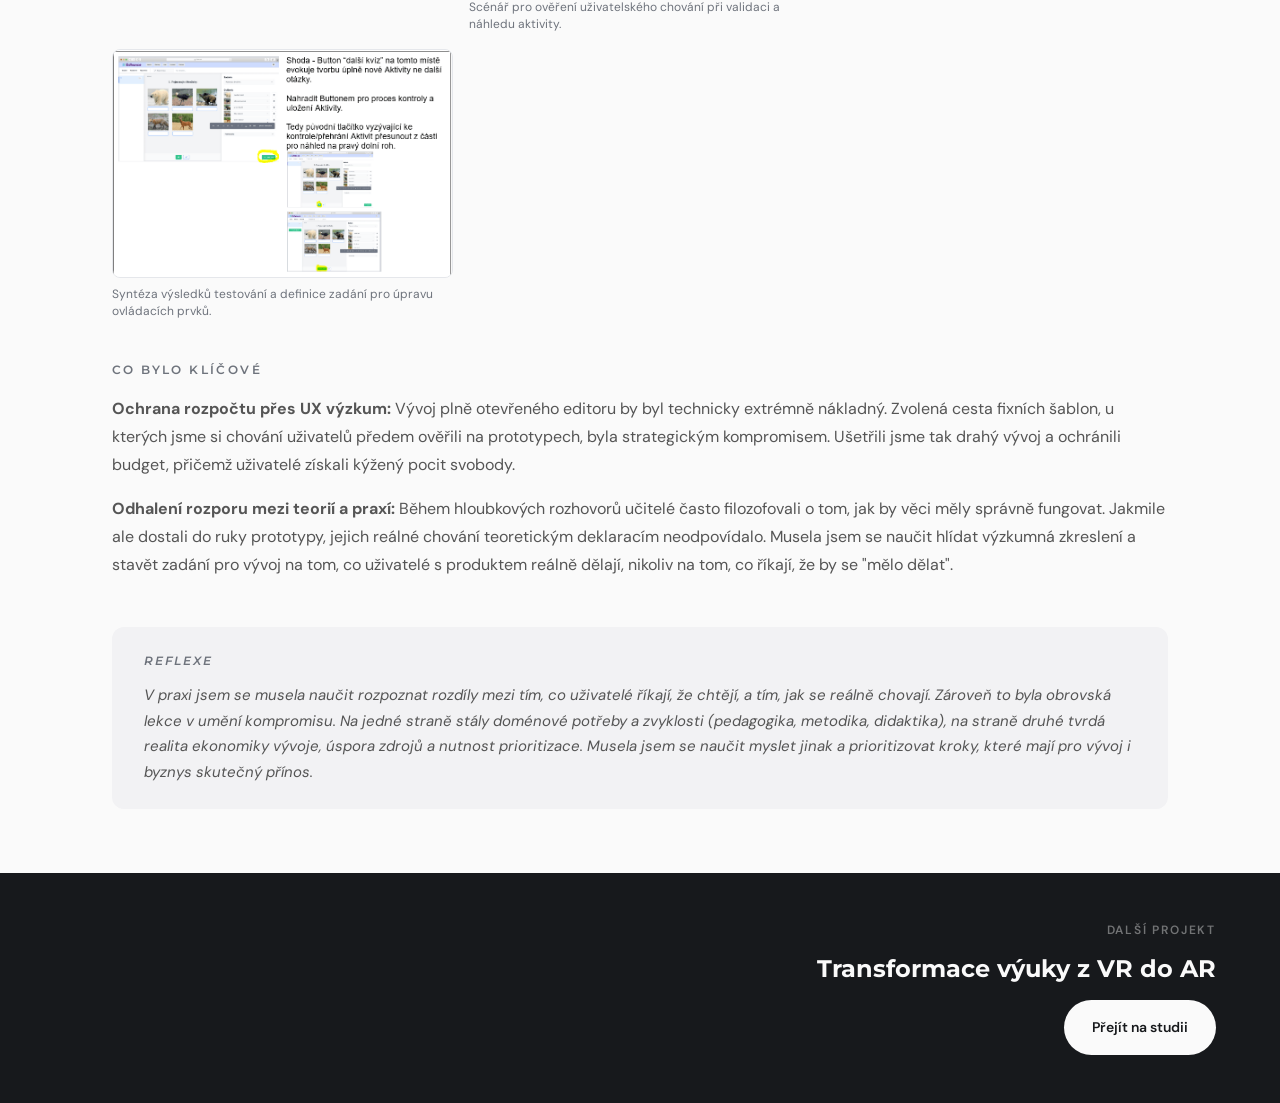
<file: case/edtech-saas/index.html>
<!DOCTYPE html>
<html lang="cs">
<head>
  <meta charset="utf-8">
  <meta name="viewport" content="width=device-width, initial-scale=1.0">
  <title>EdTech SaaS platforma — Gabriela Divišová</title>
  <meta name="description" content="Pivot od produkce obsahu k autorskému SaaS nástroji. Case study UX Research & Head of content.">
  <link rel="stylesheet" href="/assets/css/style.css">
</head>
<body>

<main>

<!-- Navigation -->
<nav class="nav">
  <a href="/" class="nav-logo">GD</a>
  <div class="nav-links">
    <a href="/#work" class="nav-desktop">Projekty</a>
    <a href="/#contact" class="nav-desktop">Kontakt</a>
    <a href="/en/" class="lang">EN</a>
  </div>
</nav>

<!-- Case Study Page -->
<div class="cs-page">

  <div class="cs-back">
    <a href="/#work">
      <svg viewBox="0 0 14 14" fill="none" xmlns="http://www.w3.org/2000/svg">
        <path d="M10 3L6 7l4 4" stroke="currentColor" stroke-width="1.5" stroke-linecap="round" stroke-linejoin="round"/>
      </svg>
      Projekty
    </a>
  </div>

  <!-- Header -->
  <div class="cs-header" style="border-left-color: #0097b2;">
    <div class="cs-number-deco" style="color: #0097b2;">01</div>
    <h1 class="cs-title">EdTech SaaS platforma</h1>
    <p class="cs-meta">SaaS pivot digitální produkce | UX Researcher &amp; Head of content | 01/2018 – 02/2023</p>
    <div class="cs-quote" style="border-left-color: #0097b2;">
      „Postavit učitelům dokonalé interaktivní tvůrčí hřiště znělo báječně… jen dokud jsme to nespočítali. Zjistit v testování, že jim k pocitu vlastní kreativity bohatě stačí systém chytrých šablon, byl krok, který ušetřil miliony.“
    </div>
  </div>

  <!-- Content -->
  <div class="cs-content">

    <!-- Shrnutí v číslech -->
    <div class="stats-grid">
      <div class="stat-item">
        <div class="stat-number" style="color:#0097b2;">5 let</div>
        <div class="stat-desc">řízení vývoje produktového obsahu</div>
      </div>
      <div class="stat-item">
        <div class="stat-number" style="color:#0097b2;">10+ mil. Kč</div>
        <div class="stat-desc">hodnota produkce doručené 800+ školám</div>
      </div>
      <div class="stat-item">
        <div class="stat-number" style="color:#0097b2;">15</div>
        <div class="stat-desc">kol UX výzkumu k validaci pivotu</div>
      </div>
      <div class="stat-item">
        <div class="stat-number" style="color:#0097b2;">Top 7</div>
        <div class="stat-desc">EdTech projektů v EU (IMPACT EdTech)</div>
      </div>
    </div>

    <!-- Section: Co byl problém -->
    <section class="cs-section">
      <h2>Co byl problém</h2>
      <p>Jako projektová lead jsem zodpovídala za tvorbu interaktivního obsahu dodaného do 800+ škol. Data a zpětná vazba z terénu ale ukázala strukturální problém: učitelé naší platformu nevyužívali naplno. Zjistila jsem, že bariérou adopce není nedostatek materiálů, ale chybějící uživatelská autonomie a flexibilita. Učitelé požadovali hotové materiály, ale zároveň potřebovali flexibilitu, kterou uzavřené formáty nenabízely.</p>
    </section>

    <!-- Section: Jak jsem postupovala -->
    <section class="cs-section">
      <h2>Jak jsem postupovala</h2>
      <p>Abychom zachovali pedagogickou hodnotu a zároveň zefektivnili ekonomiku vývoje, prosadila jsem přechod na systém interaktivních šablon na místo vývoje sofistikovaného tvůrčího hřiště pro pedagogy.</p>
      <ul>
        <li style="--dot-color: #0097b2;"><strong>Definice zadání:</strong> Místo nákladného vývoje zcela otevřeného editoru, který by ohrozil budget, jsem navrhla kompromis v podobě nástroji založenému na předdefinovaných interaktivních šablonách.</li>
        <li style="--dot-color: #0097b2;"><strong>Agilní prototypování a UX výzkum:</strong> Převzala jsem roli UX Researchera. S UI designérkou jsme vytvořily high-fidelity prototypy, nad kterými jsem následně vedla testování s participanty k ověření intuitivnosti a flow.</li>
        <li style="--dot-color: #0097b2;"><strong>Předání do vývoje:</strong> Validované hypotézy a zachycené reálné chování učitelů jsem překládala do produktového zadání pro vývojový tým.</li>
      </ul>
    </section>

    <!-- Ukázka 1 -->
    <div class="sample-block">
      <p class="sample-label">Ukázka 1</p>
      <div class="sample-grid sample-grid-three">
        <div class="sample-item">
          <img src="/assets/images/case-studies/edtech-01-uzivatelske-testovani-scenar.webp" alt="Scénář uživatelského testování zaměřený na intuitivnost ovládání aktivity" loading="lazy">
          <span class="caption">Scénář uživatelského testování zaměřený na intuitivnost ovládání aktivity.</span>
        </div>
        <div class="sample-item">
          <img src="/assets/images/case-studies/edtech-02-synteza-bariery.webp" alt="Syntéza dat z uživatelského testování: identifikace bariér v ovládání" loading="lazy">
          <span class="caption">Syntéza dat z uživatelského testování: identifikace bariér v ovládání.</span>
        </div>
        <div class="sample-item">
          <img src="/assets/images/case-studies/edtech-03-vyhodnoceni-poradi.webp" alt="Vyhodnocení testování aktivity typu pořadí a její srozumitelnosti" loading="lazy">
          <span class="caption">Vyhodnocení testování aktivity typu „pořadí" a její srozumitelnosti.</span>
        </div>
      </div>
    </div>

    <!-- Ukázka 2 -->
    <div class="sample-block">
      <p class="sample-label">Ukázka 2</p>
      <div class="sample-grid sample-grid-three-by-two">
        <div class="sample-item">
          <img src="/assets/images/case-studies/edtech-04-metodika-scenare-katalog.webp" alt="Metodika scénáře výzkumu pro ověření srozumitelnosti katalogu šablon" loading="lazy">
          <span class="caption">Metodika scénáře výzkumu pro ověření srozumitelnosti katalogu šablon.</span>
        </div>
        <div class="sample-item">
          <img src="/assets/images/case-studies/edtech-05-scenar-validace-chovani.webp" alt="Scénář pro ověření uživatelského chování při validaci a náhledu aktivity" loading="lazy">
          <span class="caption">Scénář pro ověření uživatelského chování při validaci a náhledu aktivity.</span>
        </div>
        <div class="sample-item">
          <img src="/assets/images/case-studies/edtech-07-synteza-vysledku-2.webp" alt="Syntéza výsledků testování a definice zadání pro úpravu ovládacích prvků" loading="lazy">
          <span class="caption">Syntéza výsledků testování a definice zadání pro úpravu ovládacích prvků.</span>
        </div>
        <div class="sample-item">
          <img src="/assets/images/case-studies/edtech-06-synteza-vysledku.webp" alt="Syntéza výsledků testování a definice zadání pro úpravu ovládacích prvků" loading="lazy">
          <span class="caption">Syntéza výsledků testování a definice zadání pro úpravu ovládacích prvků.</span>
        </div>
        <div class="sample-item sample-empty"></div>
        <div class="sample-item sample-empty"></div>
      </div>
    </div>

    <!-- Section: Co bylo klíčové -->
    <section class="cs-section">
      <h2>Co bylo klíčové</h2>
      <p><strong>Ochrana rozpočtu přes UX výzkum:</strong> Vývoj plně otevřeného editoru by byl technicky extrémně nákladný. Zvolená cesta fixních šablon, u kterých jsme si chování uživatelů předem ověřili na prototypech, byla strategickým kompromisem. Ušetřili jsme tak drahý vývoj a ochránili budget, přičemž uživatelé získali kýžený pocit svobody.</p>
      <p><strong>Odhalení rozporu mezi teorií a praxí:</strong> Během hloubkových rozhovorů učitelé často filozofovali o tom, jak by věci měly správně fungovat. Jakmile ale dostali do ruky prototypy, jejich reálné chování teoretickým deklaracím neodpovídalo. Musela jsem se naučit hlídat výzkumná zkreslení a stavět zadání pro vývoj na tom, co uživatelé s produktem reálně dělají, nikoliv na tom, co říkají, že by se "mělo dělat".</p>
    </section>

    <!-- Reflection -->
    <div class="reflection-box">
      <p class="reflection-label">Reflexe</p>
      <p>V praxi jsem se musela naučit rozpoznat rozdíly mezi tím, co uživatelé říkají, že chtějí, a tím, jak se reálně chovají. Zároveň to byla obrovská lekce v umění kompromisu. Na jedné straně stály doménové potřeby a zvyklosti (pedagogika, metodika, didaktika), na straně druhé tvrdá realita ekonomiky vývoje, úspora zdrojů a nutnost prioritizace. Musela jsem se naučit myslet jinak a prioritizovat kroky, které mají pro vývoj i byznys skutečný přínos.</p>
    </div>

  </div>

  <!-- Pagination -->
  <div class="cs-pagination">
    <div class="cs-pagination-inner">
      <div class="cs-prev" style="opacity:0; pointer-events:none;">
        ← EdTech SaaS platforma
      </div>
      <div class="cs-next-block">
        <p class="cs-next-label">DALŠÍ PROJEKT</p>
        <p class="cs-next-title">Transformace výuky z VR do AR</p>
        <a href="/case/vr-ar/" class="btn-light">Přejít na studii</a>
      </div>
    </div>
  </div>

</div>

</main>

<style>
  /* Override bullet dot color using CSS variable */
  .cs-section ul li::before {
    background: var(--dot-color, #0097b2);
  }
</style>
<script src="/assets/js/lightbox.js"></script>
</body>
</html>
</file>
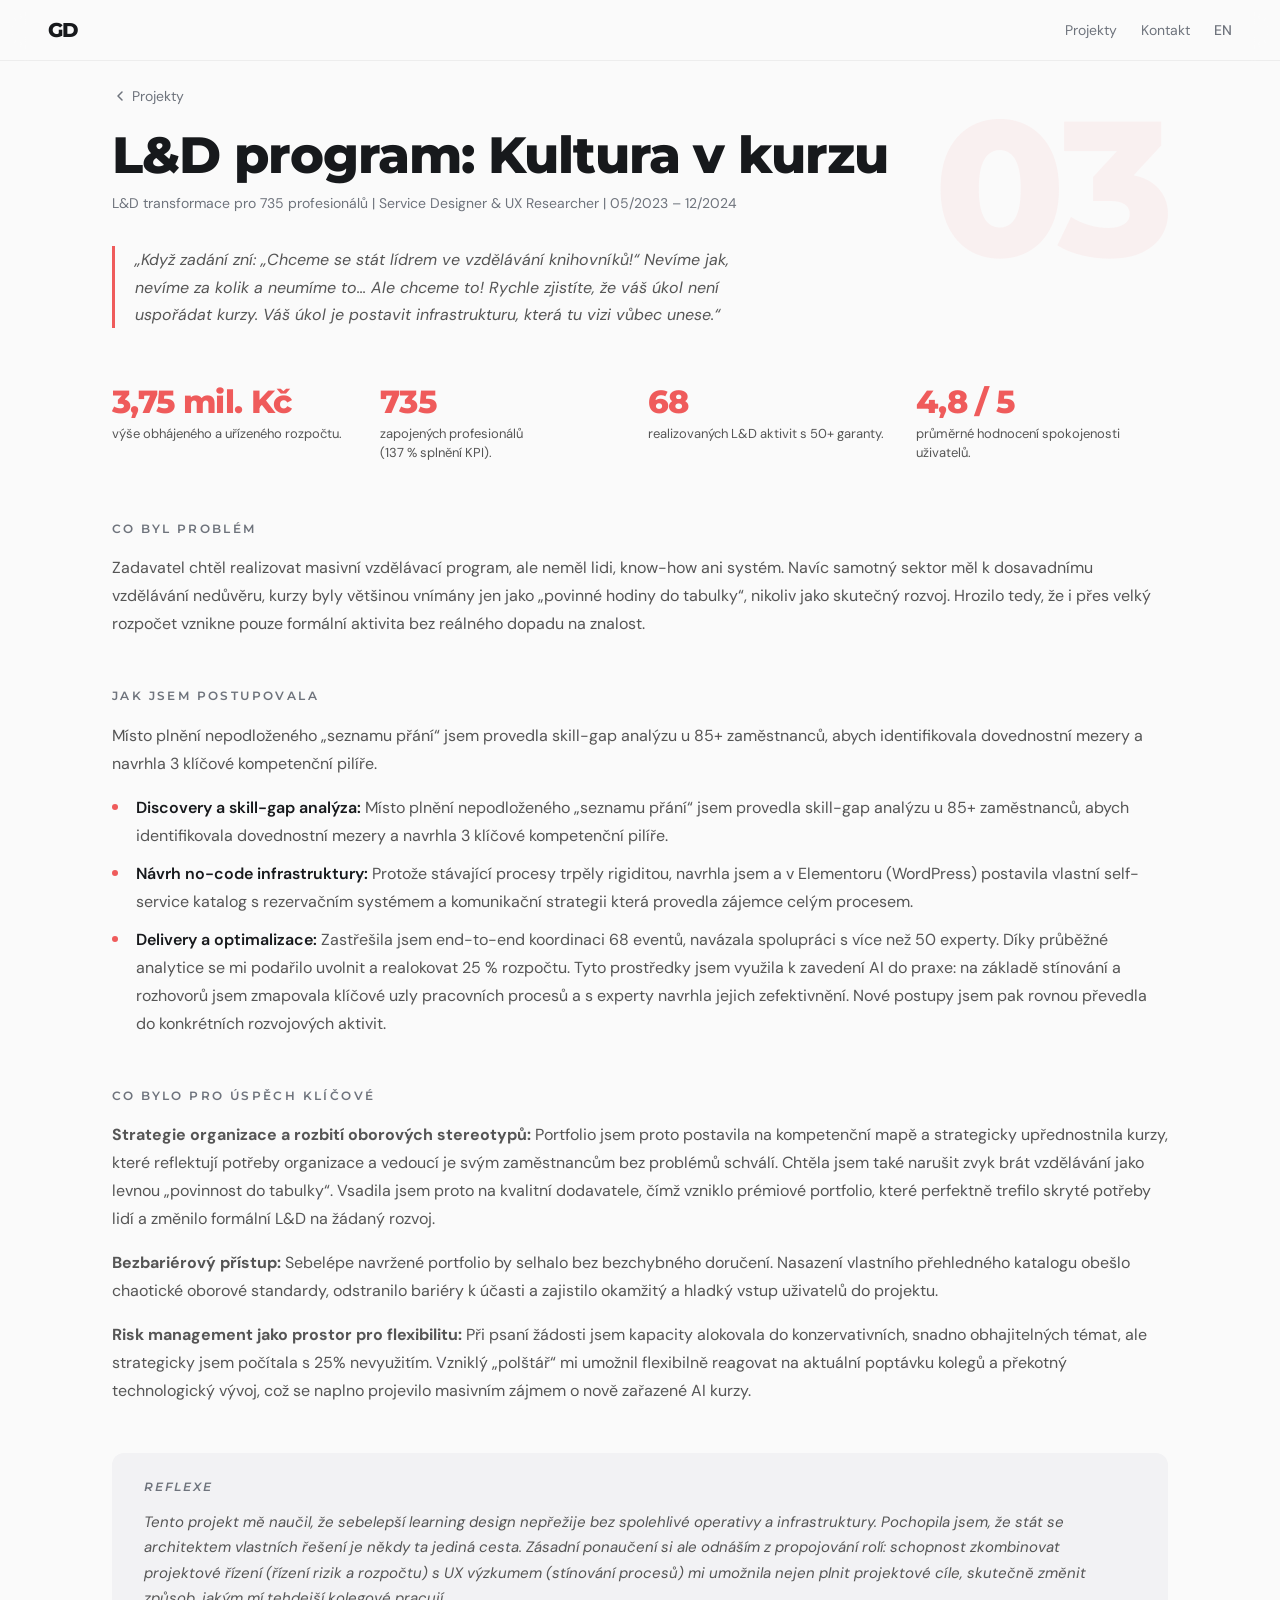
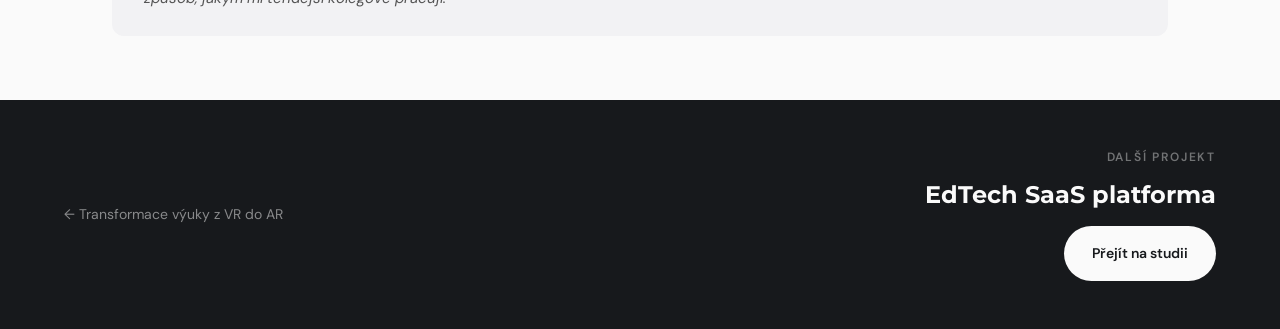
<file: case/kultura-v-kurzu/index.html>
<!DOCTYPE html>
<html lang="cs">
<head>
  <meta charset="utf-8">
  <meta name="viewport" content="width=device-width, initial-scale=1.0">
  <title>L&amp;D program: Kultura v kurzu — Gabriela Divišová</title>
  <meta name="description" content="L&amp;D transformace pro 735 profesionálů. Case study Service Designer &amp; UX Researcher.">
  <link rel="stylesheet" href="/assets/css/style.css">
</head>
<body>

<main>

<!-- Navigation -->
<nav class="nav">
  <a href="/" class="nav-logo">GD</a>
  <div class="nav-links">
    <a href="/#work" class="nav-desktop">Projekty</a>
    <a href="/#contact" class="nav-desktop">Kontakt</a>
    <a href="/en/" class="lang">EN</a>
  </div>
</nav>

<!-- Case Study Page -->
<div class="cs-page">

  <div class="cs-back">
    <a href="/#work">
      <svg viewBox="0 0 14 14" fill="none" xmlns="http://www.w3.org/2000/svg">
        <path d="M10 3L6 7l4 4" stroke="currentColor" stroke-width="1.5" stroke-linecap="round" stroke-linejoin="round"/>
      </svg>
      Projekty
    </a>
  </div>

  <!-- Header -->
  <div class="cs-header" style="border-left-color: #ef5b5b;">
    <div class="cs-number-deco" style="color: #ef5b5b; opacity: 0.06;">03</div>
    <h1 class="cs-title">L&amp;D program: Kultura v kurzu</h1>
    <p class="cs-meta">L&amp;D transformace pro 735 profesionálů | Service Designer &amp; UX Researcher | 05/2023 – 12/2024</p>
    <div class="cs-quote" style="border-left-color: #ef5b5b;">
      „Když zadání zní: „Chceme se stát lídrem ve vzdělávání knihovníků!“ Nevíme jak, nevíme za kolik a neumíme to... Ale chceme to! Rychle zjistíte, že váš úkol není uspořádat kurzy. Váš úkol je postavit infrastrukturu, která tu vizi vůbec unese.“
    </div>
  </div>

  <!-- Content -->
  <div class="cs-content">

    <!-- Shrnutí v číslech -->
    <div class="stats-grid">
      <div class="stat-item">
        <div class="stat-number" style="color:#ef5b5b;">3,75 mil. Kč</div>
        <div class="stat-desc">výše obhájeného a uřízeného rozpočtu.</div>
      </div>
      <div class="stat-item">
        <div class="stat-number" style="color:#ef5b5b;">735</div>
        <div class="stat-desc">zapojených profesionálů<br>(137 % splnění KPI).</div>
      </div>
      <div class="stat-item">
        <div class="stat-number" style="color:#ef5b5b;">68</div>
        <div class="stat-desc">realizovaných L&amp;D aktivit s 50+ garanty.</div>
      </div>
      <div class="stat-item">
        <div class="stat-number" style="color:#ef5b5b;">4,8 / 5</div>
        <div class="stat-desc">průměrné hodnocení spokojenosti uživatelů.</div>
      </div>
    </div>

    <!-- Section: Co byl problém -->
    <section class="cs-section">
      <h2>Co byl problém</h2>
      <p>Zadavatel chtěl realizovat masivní vzdělávací program, ale neměl lidi, know-how ani systém. Navíc samotný sektor měl k dosavadnímu vzdělávání nedůvěru, kurzy byly většinou vnímány jen jako „povinné hodiny do tabulky“, nikoliv jako skutečný rozvoj. Hrozilo tedy, že i přes velký rozpočet vznikne pouze formální aktivita bez reálného dopadu na znalost.</p>
    </section>

    <!-- Section: Jak jsem postupovala -->
    <section class="cs-section">
      <h2>Jak jsem postupovala</h2>
      <p>Místo plnění nepodloženého „seznamu přání“ jsem provedla skill-gap analýzu u 85+ zaměstnanců, abych identifikovala dovednostní mezery a navrhla 3 klíčové kompetenční pilíře.</p>
      <ul>
        <li style="--dot-color: #ef5b5b;"><strong>Discovery a skill-gap analýza:</strong> Místo plnění nepodloženého „seznamu přání“ jsem provedla skill-gap analýzu u 85+ zaměstnanců, abych identifikovala dovednostní mezery a navrhla 3 klíčové kompetenční pilíře.</li>
        <li style="--dot-color: #ef5b5b;"><strong>Návrh no-code infrastruktury:</strong> Protože stávající procesy trpěly rigiditou, navrhla jsem a v Elementoru (WordPress) postavila vlastní self-service katalog s rezervačním systémem a komunikační strategii která provedla zájemce celým procesem.</li>
        <li style="--dot-color: #ef5b5b;"><strong>Delivery a optimalizace:</strong> Zastřešila jsem end-to-end koordinaci 68 eventů, navázala spolupráci s více než 50 experty. Díky průběžné analytice se mi podařilo uvolnit a realokovat 25 % rozpočtu. Tyto prostředky jsem využila k zavedení AI do praxe: na základě stínování a rozhovorů jsem zmapovala klíčové uzly pracovních procesů a s experty navrhla jejich zefektivnění. Nové postupy jsem pak rovnou převedla do konkrétních rozvojových aktivit.</li>
      </ul>
    </section>

    <!-- Section: Co bylo pro úspěch klíčové -->
    <section class="cs-section">
      <h2>Co bylo pro úspěch klíčové</h2>
      <p><strong>Strategie organizace a rozbití oborových stereotypů:</strong> Portfolio jsem proto postavila na kompetenční mapě a strategicky upřednostnila kurzy, které reflektují potřeby organizace a vedoucí je svým zaměstnancům bez problémů schválí. Chtěla jsem také narušit zvyk brát vzdělávání jako levnou „povinnost do tabulky“. Vsadila jsem proto na kvalitní dodavatele, čímž vzniklo prémiové portfolio, které perfektně trefilo skryté potřeby lidí a změnilo formální L&amp;D na žádaný rozvoj.</p>
      <p><strong>Bezbariérový přístup:</strong> Sebelépe navržené portfolio by selhalo bez bezchybného doručení. Nasazení vlastního přehledného katalogu obešlo chaotické oborové standardy, odstranilo bariéry k účasti a zajistilo okamžitý a hladký vstup uživatelů do projektu.</p>
      <p><strong>Risk management jako prostor pro flexibilitu:</strong> Při psaní žádosti jsem kapacity alokovala do konzervativních, snadno obhajitelných témat, ale strategicky jsem počítala s 25% nevyužitím. Vzniklý „polštář“ mi umožnil flexibilně reagovat na aktuální poptávku kolegů a překotný technologický vývoj, což se naplno projevilo masivním zájmem o nově zařazené AI kurzy.</p>
    </section>

    <!-- Reflection -->
    <div class="reflection-box">
      <p class="reflection-label">Reflexe</p>
      <p>Tento projekt mě naučil, že sebelepší learning design nepřežije bez spolehlivé operativy a infrastruktury. Pochopila jsem, že stát se architektem vlastních řešení je někdy ta jediná cesta. Zásadní ponaučení si ale odnáším z propojování rolí: schopnost zkombinovat projektové řízení (řízení rizik a rozpočtu) s UX výzkumem (stínování procesů) mi umožnila nejen plnit projektové cíle, skutečně změnit způsob, jakým mí tehdejší kolegové pracují.</p>
    </div>

  </div>

  <!-- Pagination -->
  <div class="cs-pagination">
    <div class="cs-pagination-inner">
      <div class="cs-prev">
        <a href="/case/vr-ar/">← Transformace výuky z VR do AR</a>
      </div>
      <div class="cs-next-block">
        <p class="cs-next-label">DALŠÍ PROJEKT</p>
        <p class="cs-next-title">EdTech SaaS platforma</p>
        <a href="/case/edtech-saas/" class="btn-light">Přejít na studii</a>
      </div>
    </div>
  </div>

</div>

</main>

<style>
  /* Override bullet dot color using CSS variable */
  .cs-section ul li::before {
    background: var(--dot-color, #ef5b5b);
  }
</style>
<script src="/assets/js/lightbox.js"></script>
</body>
</html>
</file>
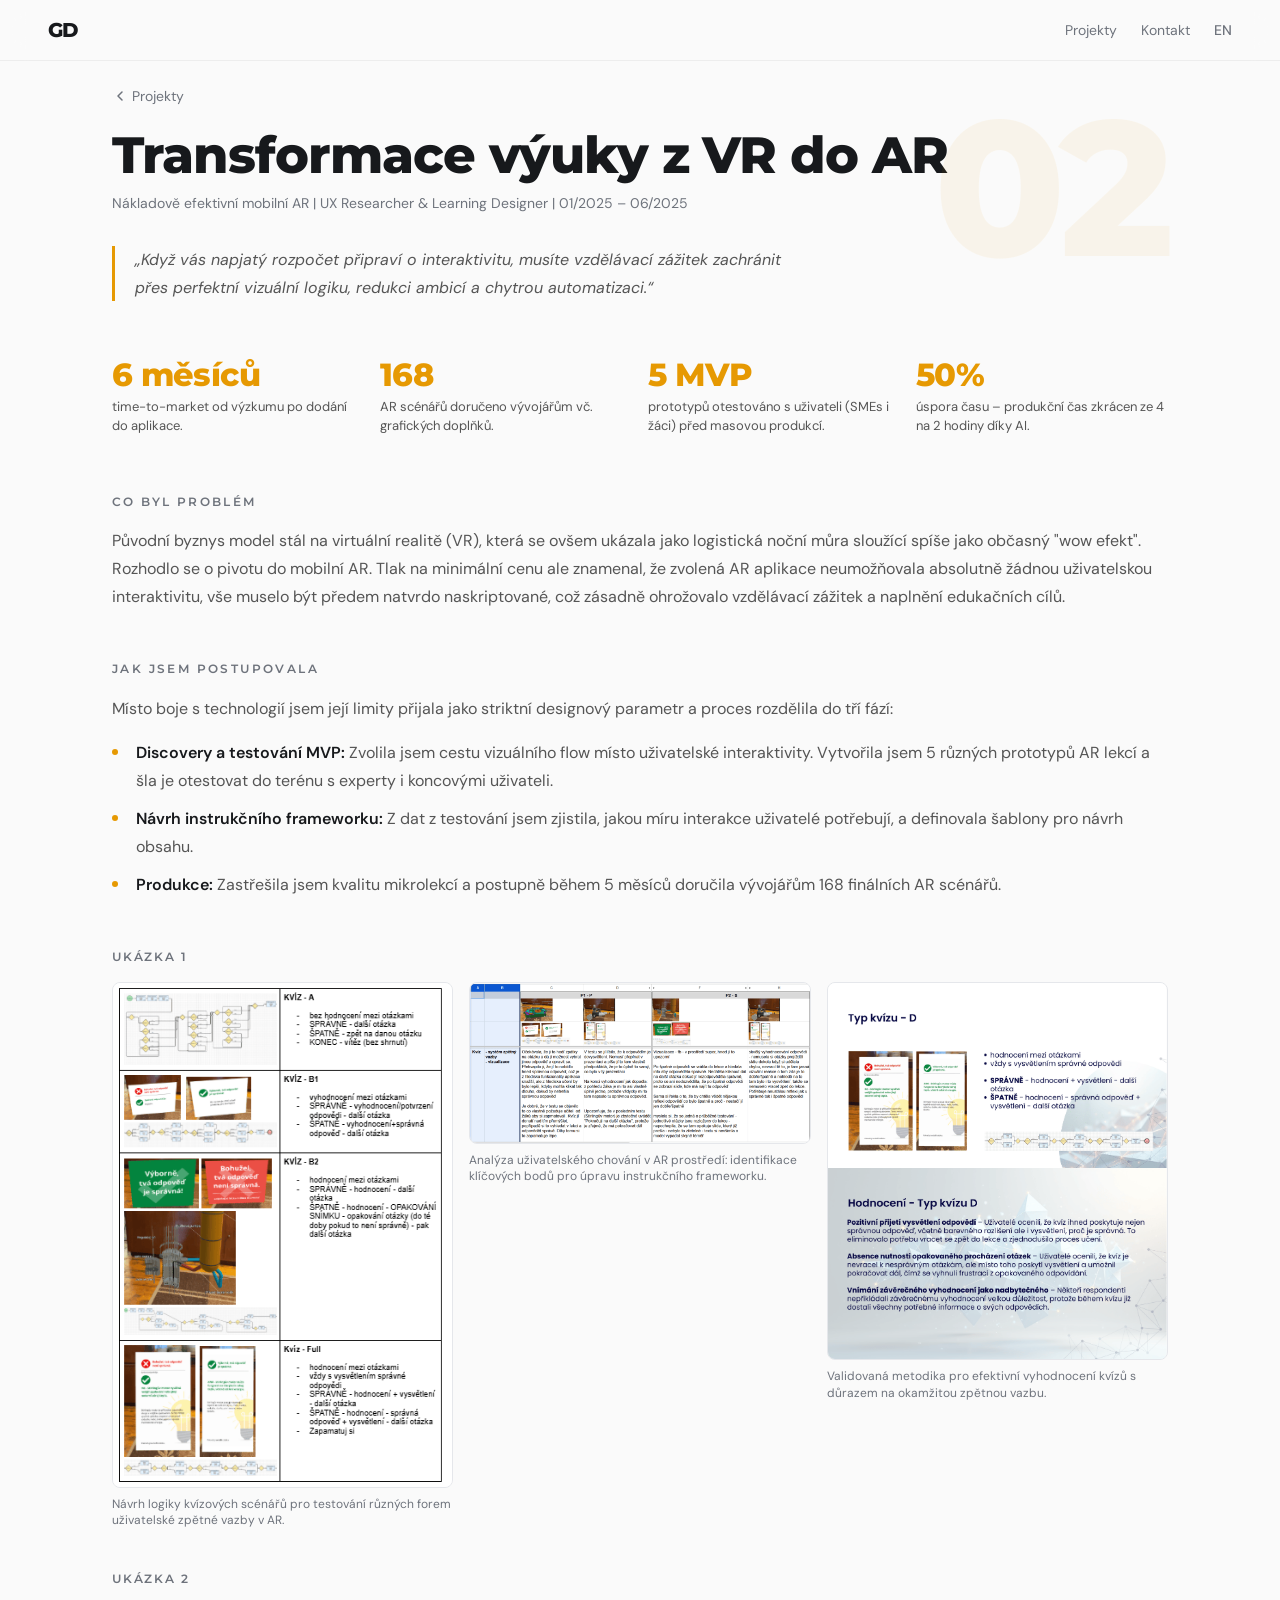
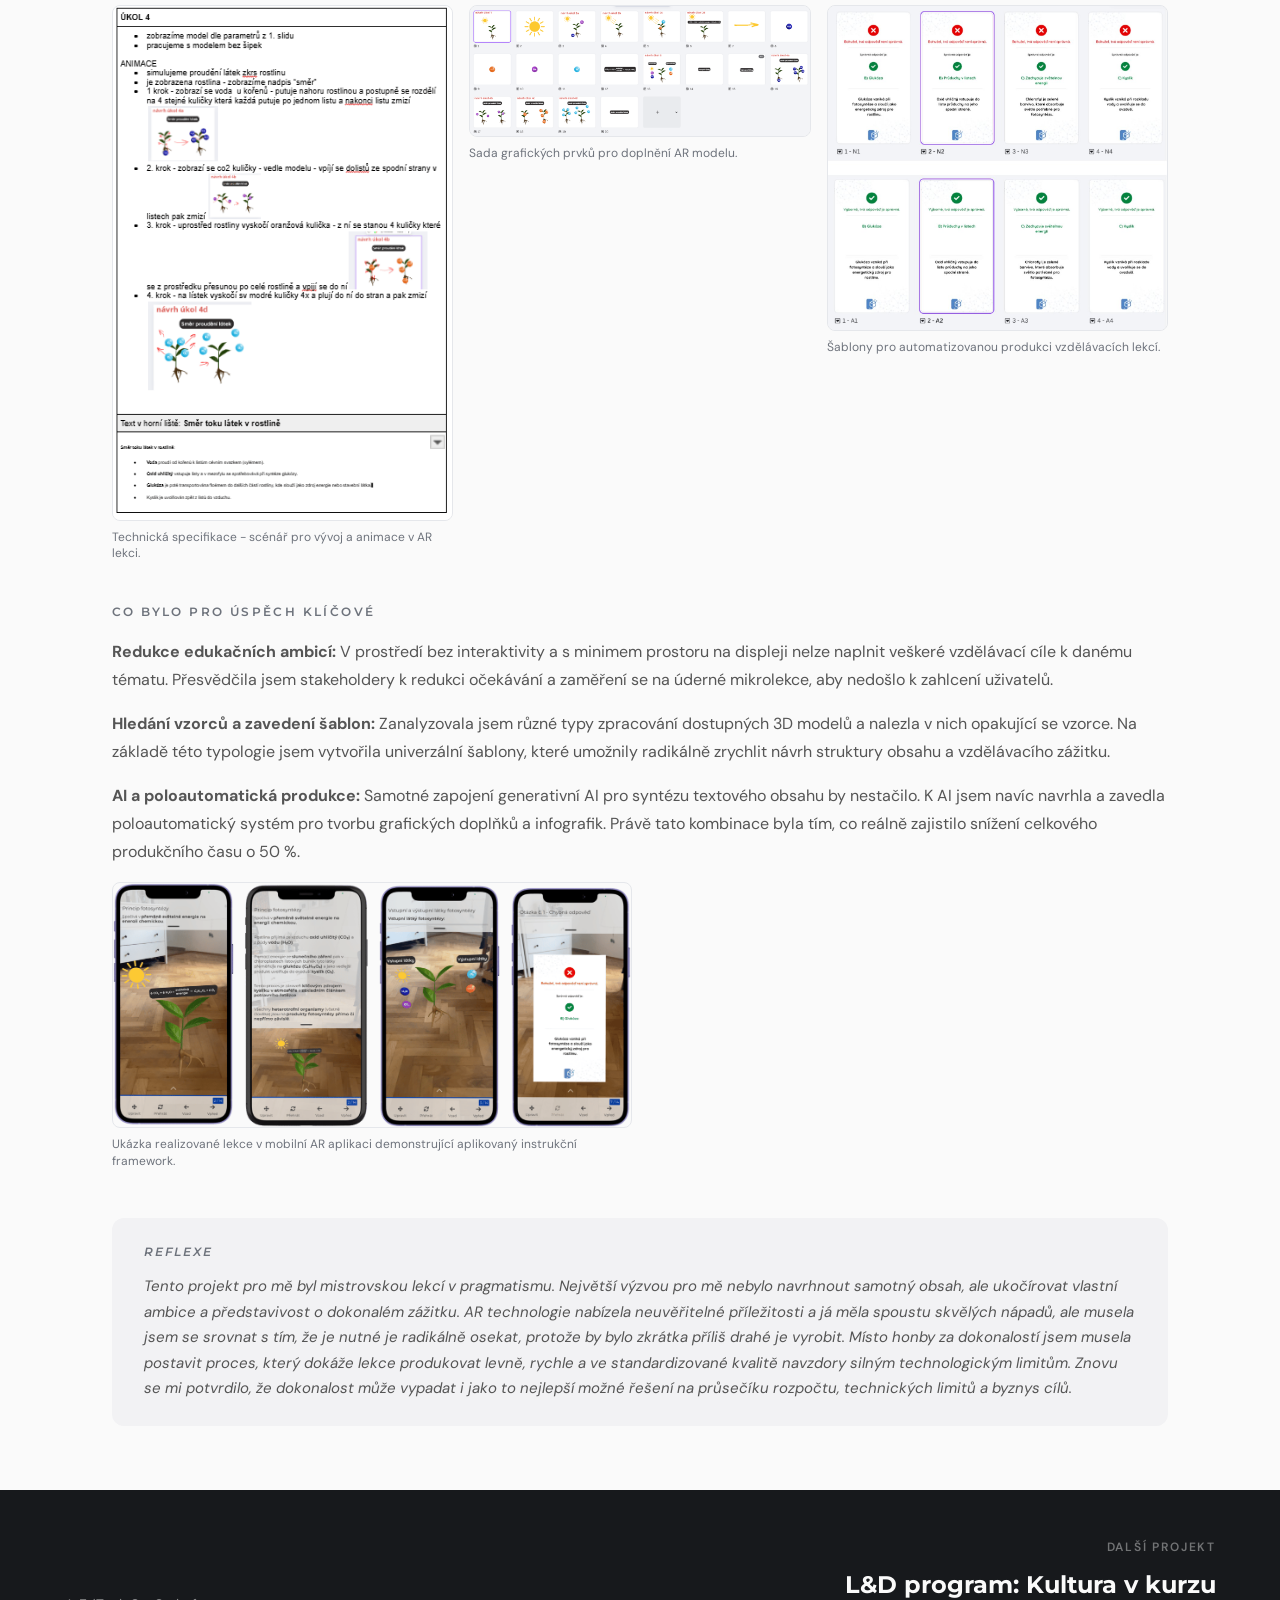
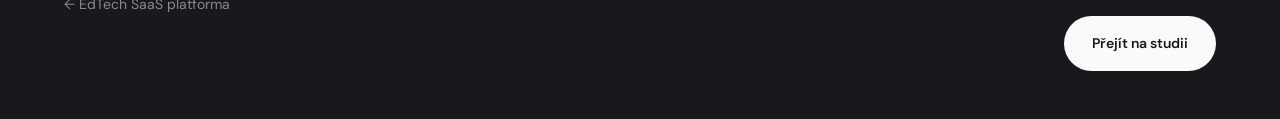
<file: case/vr-ar/index.html>
<!DOCTYPE html>
<html lang="cs">
<head>
  <meta charset="utf-8">
  <meta name="viewport" content="width=device-width, initial-scale=1.0">
  <title>Transformace výuky z VR do AR — Gabriela Divišová</title>
  <meta name="description" content="Nákladově efektivní mobilní AR. Case study UX Researcher & Learning Designer.">
  <link rel="stylesheet" href="/assets/css/style.css">
</head>
<body>

<main>

<!-- Navigation -->
<nav class="nav">
  <a href="/" class="nav-logo">GD</a>
  <div class="nav-links">
    <a href="/#work" class="nav-desktop">Projekty</a>
    <a href="/#contact" class="nav-desktop">Kontakt</a>
    <a href="/en/" class="lang">EN</a>
  </div>
</nav>

<!-- Case Study Page -->
<div class="cs-page">

  <div class="cs-back">
    <a href="/#work">
      <svg viewBox="0 0 14 14" fill="none" xmlns="http://www.w3.org/2000/svg">
        <path d="M10 3L6 7l4 4" stroke="currentColor" stroke-width="1.5" stroke-linecap="round" stroke-linejoin="round"/>
      </svg>
      Projekty
    </a>
  </div>

  <!-- Header -->
  <div class="cs-header" style="border-left-color: #e69902;">
    <div class="cs-number-deco" style="color: #e69902; opacity: 0.06;">02</div>
    <h1 class="cs-title">Transformace výuky z VR do AR</h1>
    <p class="cs-meta">Nákladově efektivní mobilní AR | UX Researcher &amp; Learning Designer | 01/2025 – 06/2025</p>
    <div class="cs-quote" style="border-left-color: #e69902;">
      „Když vás napjatý rozpočet připraví o interaktivitu, musíte vzdělávací zážitek zachránit přes perfektní vizuální logiku, redukci ambicí a chytrou automatizaci.“
    </div>
  </div>

  <!-- Content -->
  <div class="cs-content">

    <!-- Shrnutí v číslech -->
    <div class="stats-grid">
      <div class="stat-item">
        <div class="stat-number" style="color:#e69902;">6 měsíců</div>
        <div class="stat-desc">time-to-market od výzkumu po dodání do aplikace.</div>
      </div>
      <div class="stat-item">
        <div class="stat-number" style="color:#e69902;">168</div>
        <div class="stat-desc">AR scénářů doručeno vývojářům vč. grafických doplňků.</div>
      </div>
      <div class="stat-item">
        <div class="stat-number" style="color:#e69902;">5 MVP</div>
        <div class="stat-desc">prototypů otestováno s uživateli (SMEs i žáci) před masovou produkcí.</div>
      </div>
      <div class="stat-item">
        <div class="stat-number" style="color:#e69902;">50%</div>
        <div class="stat-desc">úspora času – produkční čas zkrácen ze 4 na 2 hodiny díky AI.</div>
      </div>
    </div>

    <!-- Section: Co byl problém -->
    <section class="cs-section">
      <h2>Co byl problém</h2>
      <p>Původní byznys model stál na virtuální realitě (VR), která se ovšem ukázala jako logistická noční můra sloužící spíše jako občasný "wow efekt". Rozhodlo se o pivotu do mobilní AR. Tlak na minimální cenu ale znamenal, že zvolená AR aplikace neumožňovala absolutně žádnou uživatelskou interaktivitu, vše muselo být předem natvrdo naskriptované, což zásadně ohrožovalo vzdělávací zážitek a naplnění edukačních cílů.</p>
    </section>

    <!-- Section: Jak jsem postupovala -->
    <section class="cs-section">
      <h2>Jak jsem postupovala</h2>
      <p>Místo boje s technologií jsem její limity přijala jako striktní designový parametr a proces rozdělila do tří fází:</p>
      <ul>
        <li style="--dot-color: #e69902;"><strong>Discovery a testování MVP:</strong> Zvolila jsem cestu vizuálního flow místo uživatelské interaktivity. Vytvořila jsem 5 různých prototypů AR lekcí a šla je otestovat do terénu s experty i koncovými uživateli.</li>
        <li style="--dot-color: #e69902;"><strong>Návrh instrukčního frameworku:</strong> Z dat z testování jsem zjistila, jakou míru interakce uživatelé potřebují, a definovala šablony pro návrh obsahu.</li>
        <li style="--dot-color: #e69902;"><strong>Produkce:</strong> Zastřešila jsem kvalitu mikrolekcí a postupně během 5 měsíců doručila vývojářům 168 finálních AR scénářů.</li>
      </ul>
    </section>

    <!-- Ukázka 1 -->
    <div class="sample-block">
      <p class="sample-label">Ukázka 1</p>
      <div class="sample-grid sample-grid-three">
        <div class="sample-item">
          <img src="/assets/images/case-studies/vr-ar-01-navrh-kvizovych-scenaru.webp" alt="Návrh logiky kvízových scénářů pro testování různých forem uživatelské zpětné vazby v AR" loading="lazy">
          <span class="caption">Návrh logiky kvízových scénářů pro testování různých forem uživatelské zpětné vazby v AR.</span>
        </div>
        <div class="sample-item">
          <img src="/assets/images/case-studies/vr-ar-02-analyza-chovani-AR.webp" alt="Analýza uživatelského chování v AR prostředí: identifikace klíčových bodů pro úpravu instrukčního frameworku" loading="lazy">
          <span class="caption">Analýza uživatelského chování v AR prostředí: identifikace klíčových bodů pro úpravu instrukčního frameworku.</span>
        </div>
        <div class="sample-item">
          <img src="/assets/images/case-studies/vr-ar-03-validovana-metodika.webp" alt="Validovaná metodika pro efektivní vyhodnocení kvízů s důrazem na okamžitou zpětnou vazbu" loading="lazy">
          <span class="caption">Validovaná metodika pro efektivní vyhodnocení kvízů s důrazem na okamžitou zpětnou vazbu.</span>
        </div>
      </div>
    </div>

    <!-- Ukázka 2 -->
    <div class="sample-block">
      <p class="sample-label">Ukázka 2</p>
      <div class="sample-grid sample-grid-three">
        <div class="sample-item">
          <img src="/assets/images/case-studies/vr-ar-04-technicka-specifikace.webp" alt="Technická specifikace - scénář pro vývoj a animace v AR lekci" loading="lazy">
          <span class="caption">Technická specifikace - scénář pro vývoj a animace v AR lekci.</span>
        </div>
        <div class="sample-item">
          <img src="/assets/images/case-studies/vr-ar-05-graficke-prvky-AR.webp" alt="Sada grafických prvků pro doplnění AR modelu" loading="lazy">
          <span class="caption">Sada grafických prvků pro doplnění AR modelu.</span>
        </div>
        <div class="sample-item">
          <img src="/assets/images/case-studies/vr-ar-06-sablony-produkce.webp" alt="Šablony pro automatizovanou produkci vzdělávacích lekcí" loading="lazy">
          <span class="caption">Šablony pro automatizovanou produkci vzdělávacích lekcí.</span>
        </div>
      </div>
    </div>

    <!-- Section: Co bylo pro úspěch klíčové -->
    <section class="cs-section">
      <h2>Co bylo pro úspěch klíčové</h2>
      <p><strong>Redukce edukačních ambicí:</strong> V prostředí bez interaktivity a s minimem prostoru na displeji nelze naplnit veškeré vzdělávací cíle k danému tématu. Přesvědčila jsem stakeholdery k redukci očekávání a zaměření se na úderné mikrolekce, aby nedošlo k zahlcení uživatelů.</p>
      <p><strong>Hledání vzorců a zavedení šablon:</strong> Zanalyzovala jsem různé typy zpracování dostupných 3D modelů a nalezla v nich opakující se vzorce. Na základě této typologie jsem vytvořila univerzální šablony, které umožnily radikálně zrychlit návrh struktury obsahu a vzdělávacího zážitku.</p>
      <p><strong>AI a poloautomatická produkce:</strong> Samotné zapojení generativní AI pro syntézu textového obsahu by nestačilo. K AI jsem navíc navrhla a zavedla poloautomatický systém pro tvorbu grafických doplňků a infografik. Právě tato kombinace byla tím, co reálně zajistilo snížení celkového produkčního času o 50 %.</p>
      <div class="sample-block">
        <div class="sample-grid">
          <div class="sample-item">
            <img src="/assets/images/case-studies/vr-ar-07-ukazka-lekce-AR.webp" alt="Ukázka realizované lekce v mobilní AR aplikaci demonstrující aplikovaný instrukční framework" loading="lazy">
            <span class="caption">Ukázka realizované lekce v mobilní AR aplikaci demonstrující aplikovaný instrukční framework.</span>
          </div>
        </div>
      </div>
    </section>

    <!-- Reflection -->
    <div class="reflection-box">
      <p class="reflection-label">Reflexe</p>
      <p>Tento projekt pro mě byl mistrovskou lekcí v pragmatismu. Největší výzvou pro mě nebylo navrhnout samotný obsah, ale ukočírovat vlastní ambice a představivost o dokonalém zážitku. AR technologie nabízela neuvěřitelné příležitosti a já měla spoustu skvělých nápadů, ale musela jsem se srovnat s tím, že je nutné je radikálně osekat, protože by bylo zkrátka příliš drahé je vyrobit. Místo honby za dokonalostí jsem musela postavit proces, který dokáže lekce produkovat levně, rychle a ve standardizované kvalitě navzdory silným technologickým limitům. Znovu se mi potvrdilo, že dokonalost může vypadat i jako to nejlepší možné řešení na průsečíku rozpočtu, technických limitů a byznys cílů.</p>
    </div>

  </div>

  <!-- Pagination -->
  <div class="cs-pagination">
    <div class="cs-pagination-inner">
      <div class="cs-prev">
        <a href="/case/edtech-saas/">← EdTech SaaS platforma</a>
      </div>
      <div class="cs-next-block">
        <p class="cs-next-label">DALŠÍ PROJEKT</p>
        <p class="cs-next-title">L&amp;D program: Kultura v kurzu</p>
        <a href="/case/kultura-v-kurzu/" class="btn-light">Přejít na studii</a>
      </div>
    </div>
  </div>

</div>

</main>

<style>
  /* Override bullet dot color using CSS variable */
  .cs-section ul li::before {
    background: var(--dot-color, #e69902);
  }
</style>
<script src="/assets/js/lightbox.js"></script>
</body>
</html>
</file>
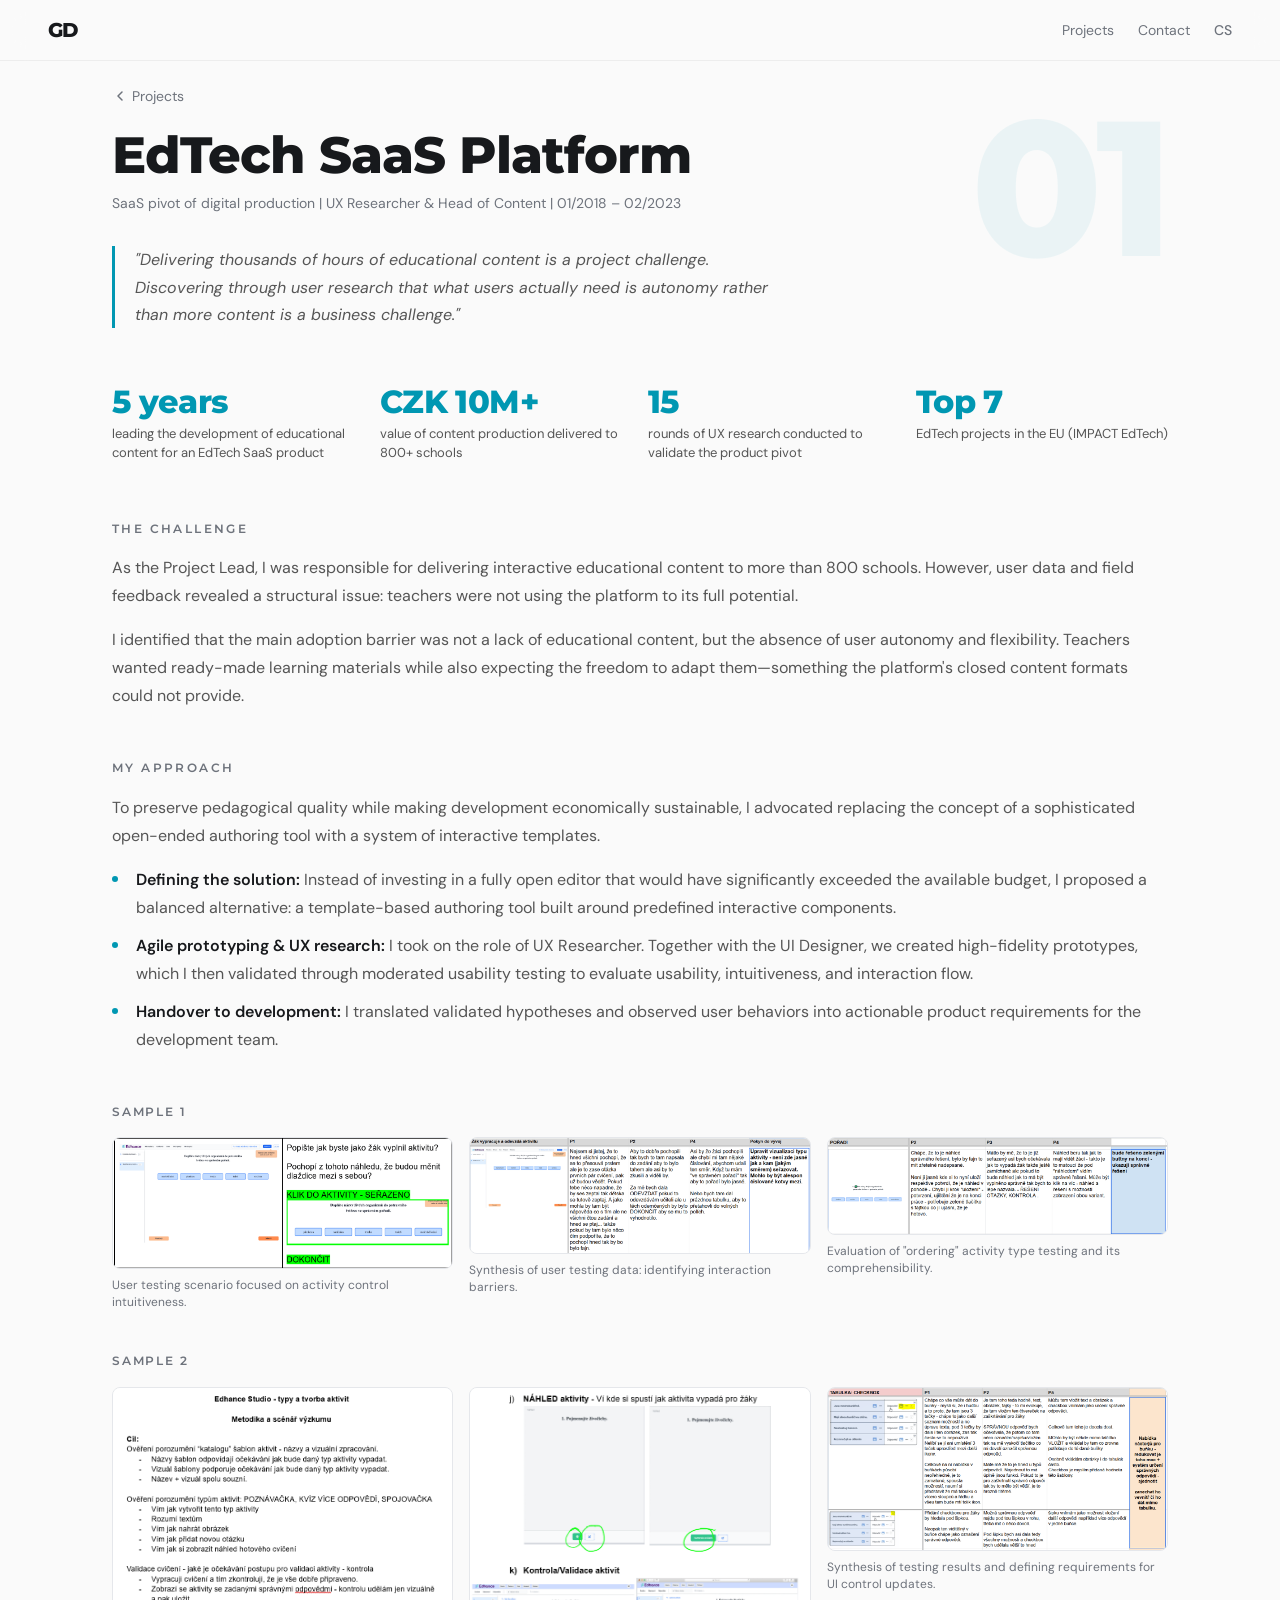
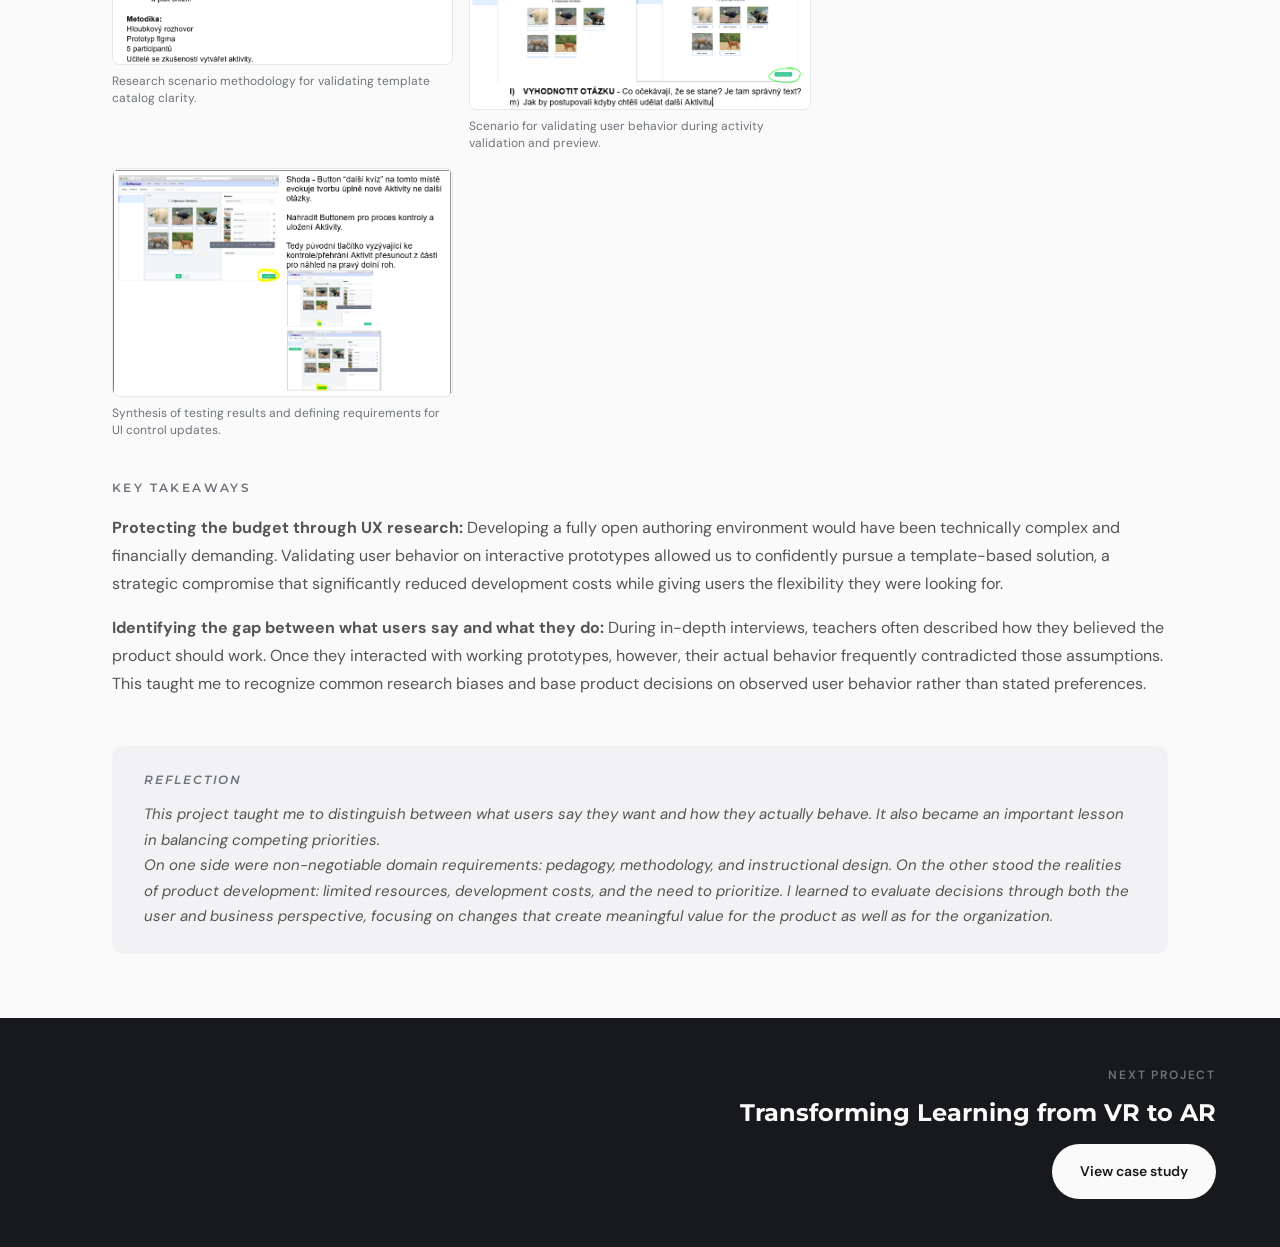
<file: en/case/edtech-saas/index.html>
<!DOCTYPE html>
<html lang="en">
<head>
  <meta charset="utf-8">
  <meta name="viewport" content="width=device-width, initial-scale=1.0">
  <title>EdTech SaaS Platform — Gabriela Divišová</title>
  <meta name="description" content="Pivoting from content production to a proprietary SaaS authoring tool. Case study UX Research & Head of Content.">
  <link rel="stylesheet" href="/assets/css/style.css">
</head>
<body>

<main>

<!-- Navigation -->
<nav class="nav">
  <a href="/en/" class="nav-logo">GD</a>
  <div class="nav-links">
    <a href="/en/#work" class="nav-desktop">Projects</a>
    <a href="/en/#contact" class="nav-desktop">Contact</a>
    <a href="/" class="lang">CS</a>
  </div>
</nav>

<!-- Case Study Page -->
<div class="cs-page">

  <div class="cs-back">
    <a href="/en/#work">
      <svg viewBox="0 0 14 14" fill="none" xmlns="http://www.w3.org/2000/svg">
        <path d="M10 3L6 7l4 4" stroke="currentColor" stroke-width="1.5" stroke-linecap="round" stroke-linejoin="round"/>
      </svg>
      Projects
    </a>
  </div>

  <!-- Header -->
  <div class="cs-header" style="border-left-color: #0097b2;">
    <div class="cs-number-deco" style="color: #0097b2; opacity: 0.06;">01</div>
    <h1 class="cs-title">EdTech SaaS Platform</h1>
    <p class="cs-meta">SaaS pivot of digital production | UX Researcher &amp; Head of Content | 01/2018 – 02/2023</p>
    <div class="cs-quote" style="border-left-color: #0097b2;">
      "Delivering thousands of hours of educational content is a project challenge. Discovering through user research that what users actually need is autonomy rather than more content is a business challenge."
    </div>
  </div>

  <!-- Content -->
  <div class="cs-content">

    <!-- Shrnutí v číslech -->
    <div class="stats-grid">
      <div class="stat-item">
        <div class="stat-number" style="color:#0097b2;">5 years</div>
        <div class="stat-desc">leading the development of educational content for an EdTech SaaS product</div>
      </div>
      <div class="stat-item">
        <div class="stat-number" style="color:#0097b2;">CZK 10M+</div>
        <div class="stat-desc">value of content production delivered to 800+ schools</div>
      </div>
      <div class="stat-item">
        <div class="stat-number" style="color:#0097b2;">15</div>
        <div class="stat-desc">rounds of UX research conducted to validate the product pivot</div>
      </div>
      <div class="stat-item">
        <div class="stat-number" style="color:#0097b2;">Top 7</div>
        <div class="stat-desc">EdTech projects in the EU (IMPACT EdTech)</div>
      </div>
    </div>

    <!-- Section: The challenge -->
    <section class="cs-section">
      <h2>The challenge</h2>
      <p>As the Project Lead, I was responsible for delivering interactive educational content to more than 800 schools. However, user data and field feedback revealed a structural issue: teachers were not using the platform to its full potential.</p>
      <p>I identified that the main adoption barrier was not a lack of educational content, but the absence of user autonomy and flexibility. Teachers wanted ready-made learning materials while also expecting the freedom to adapt them—something the platform's closed content formats could not provide.</p>
    </section>

    <!-- Section: My approach -->
    <section class="cs-section">
      <h2>My approach</h2>
      <p>To preserve pedagogical quality while making development economically sustainable, I advocated replacing the concept of a sophisticated open-ended authoring tool with a system of interactive templates.</p>
      <ul>
        <li style="--dot-color: #0097b2;"><strong>Defining the solution:</strong> Instead of investing in a fully open editor that would have significantly exceeded the available budget, I proposed a balanced alternative: a template-based authoring tool built around predefined interactive components.</li>
        <li style="--dot-color: #0097b2;"><strong>Agile prototyping &amp; UX research:</strong> I took on the role of UX Researcher. Together with the UI Designer, we created high-fidelity prototypes, which I then validated through moderated usability testing to evaluate usability, intuitiveness, and interaction flow.</li>
        <li style="--dot-color: #0097b2;"><strong>Handover to development:</strong> I translated validated hypotheses and observed user behaviors into actionable product requirements for the development team.</li>
      </ul>
    </section>

    <!-- Sample 1 -->
    <div class="sample-block">
      <p class="sample-label">Sample 1</p>
      <div class="sample-grid sample-grid-three">
        <div class="sample-item">
          <img src="/assets/images/case-studies/edtech-01-uzivatelske-testovani-scenar.webp" alt="User testing scenario focused on activity control intuitiveness" loading="lazy">
          <span class="caption">User testing scenario focused on activity control intuitiveness.</span>
        </div>
        <div class="sample-item">
          <img src="/assets/images/case-studies/edtech-02-synteza-bariery.webp" alt="Synthesis of user testing data: identifying interaction barriers" loading="lazy">
          <span class="caption">Synthesis of user testing data: identifying interaction barriers.</span>
        </div>
        <div class="sample-item">
          <img src="/assets/images/case-studies/edtech-03-vyhodnoceni-poradi.webp" alt="Evaluation of ordering activity type testing and its comprehensibility" loading="lazy">
          <span class="caption">Evaluation of &quot;ordering&quot; activity type testing and its comprehensibility.</span>
        </div>
      </div>
    </div>

    <!-- Sample 2 -->
    <div class="sample-block">
      <p class="sample-label">Sample 2</p>
      <div class="sample-grid sample-grid-three-by-two">
        <div class="sample-item">
          <img src="/assets/images/case-studies/edtech-04-metodika-scenare-katalog.webp" alt="Research scenario methodology for validating template catalog clarity" loading="lazy">
          <span class="caption">Research scenario methodology for validating template catalog clarity.</span>
        </div>
        <div class="sample-item">
          <img src="/assets/images/case-studies/edtech-05-scenar-validace-chovani.webp" alt="Scenario for validating user behavior during activity validation and preview" loading="lazy">
          <span class="caption">Scenario for validating user behavior during activity validation and preview.</span>
        </div>
        <div class="sample-item">
          <img src="/assets/images/case-studies/edtech-07-synteza-vysledku-2.webp" alt="Synthesis of testing results and defining requirements for UI control updates" loading="lazy">
          <span class="caption">Synthesis of testing results and defining requirements for UI control updates.</span>
        </div>
        <div class="sample-item">
          <img src="/assets/images/case-studies/edtech-06-synteza-vysledku.webp" alt="Synthesis of testing results and defining requirements for UI control updates" loading="lazy">
          <span class="caption">Synthesis of testing results and defining requirements for UI control updates.</span>
        </div>
        <div class="sample-item sample-empty"></div>
        <div class="sample-item sample-empty"></div>
      </div>
    </div>

    <!-- Section: Key takeaways -->
    <section class="cs-section">
      <h2>Key takeaways</h2>
      <p><strong>Protecting the budget through UX research:</strong> Developing a fully open authoring environment would have been technically complex and financially demanding. Validating user behavior on interactive prototypes allowed us to confidently pursue a template-based solution, a strategic compromise that significantly reduced development costs while giving users the flexibility they were looking for.</p>
      <p><strong>Identifying the gap between what users say and what they do:</strong> During in-depth interviews, teachers often described how they believed the product should work. Once they interacted with working prototypes, however, their actual behavior frequently contradicted those assumptions. This taught me to recognize common research biases and base product decisions on observed user behavior rather than stated preferences.</p>
    </section>

    <!-- Reflection -->
    <div class="reflection-box">
      <p class="reflection-label">Reflection</p>
      <p>This project taught me to distinguish between what users say they want and how they actually behave. It also became an important lesson in balancing competing priorities.</p>
      <p>On one side were non-negotiable domain requirements: pedagogy, methodology, and instructional design. On the other stood the realities of product development: limited resources, development costs, and the need to prioritize. I learned to evaluate decisions through both the user and business perspective, focusing on changes that create meaningful value for the product as well as for the organization.</p>
    </div>

  </div>

  <!-- Pagination -->
  <div class="cs-pagination">
    <div class="cs-pagination-inner">
      <div class="cs-prev" style="opacity:0; pointer-events:none;">
        ← EdTech SaaS Platform
      </div>
      <div class="cs-next-block">
        <p class="cs-next-label">NEXT PROJECT</p>
        <p class="cs-next-title">Transforming Learning from VR to AR</p>
        <a href="/en/case/vr-ar/" class="btn-light">View case study</a>
      </div>
    </div>
  </div>

</div>

</main>

<style>
  /* Override bullet dot color using CSS variable */
  .cs-section ul li::before {
    background: var(--dot-color, #0097b2);
  }
</style>
<script src="/assets/js/lightbox.js"></script>
</body>
</html>
</file>
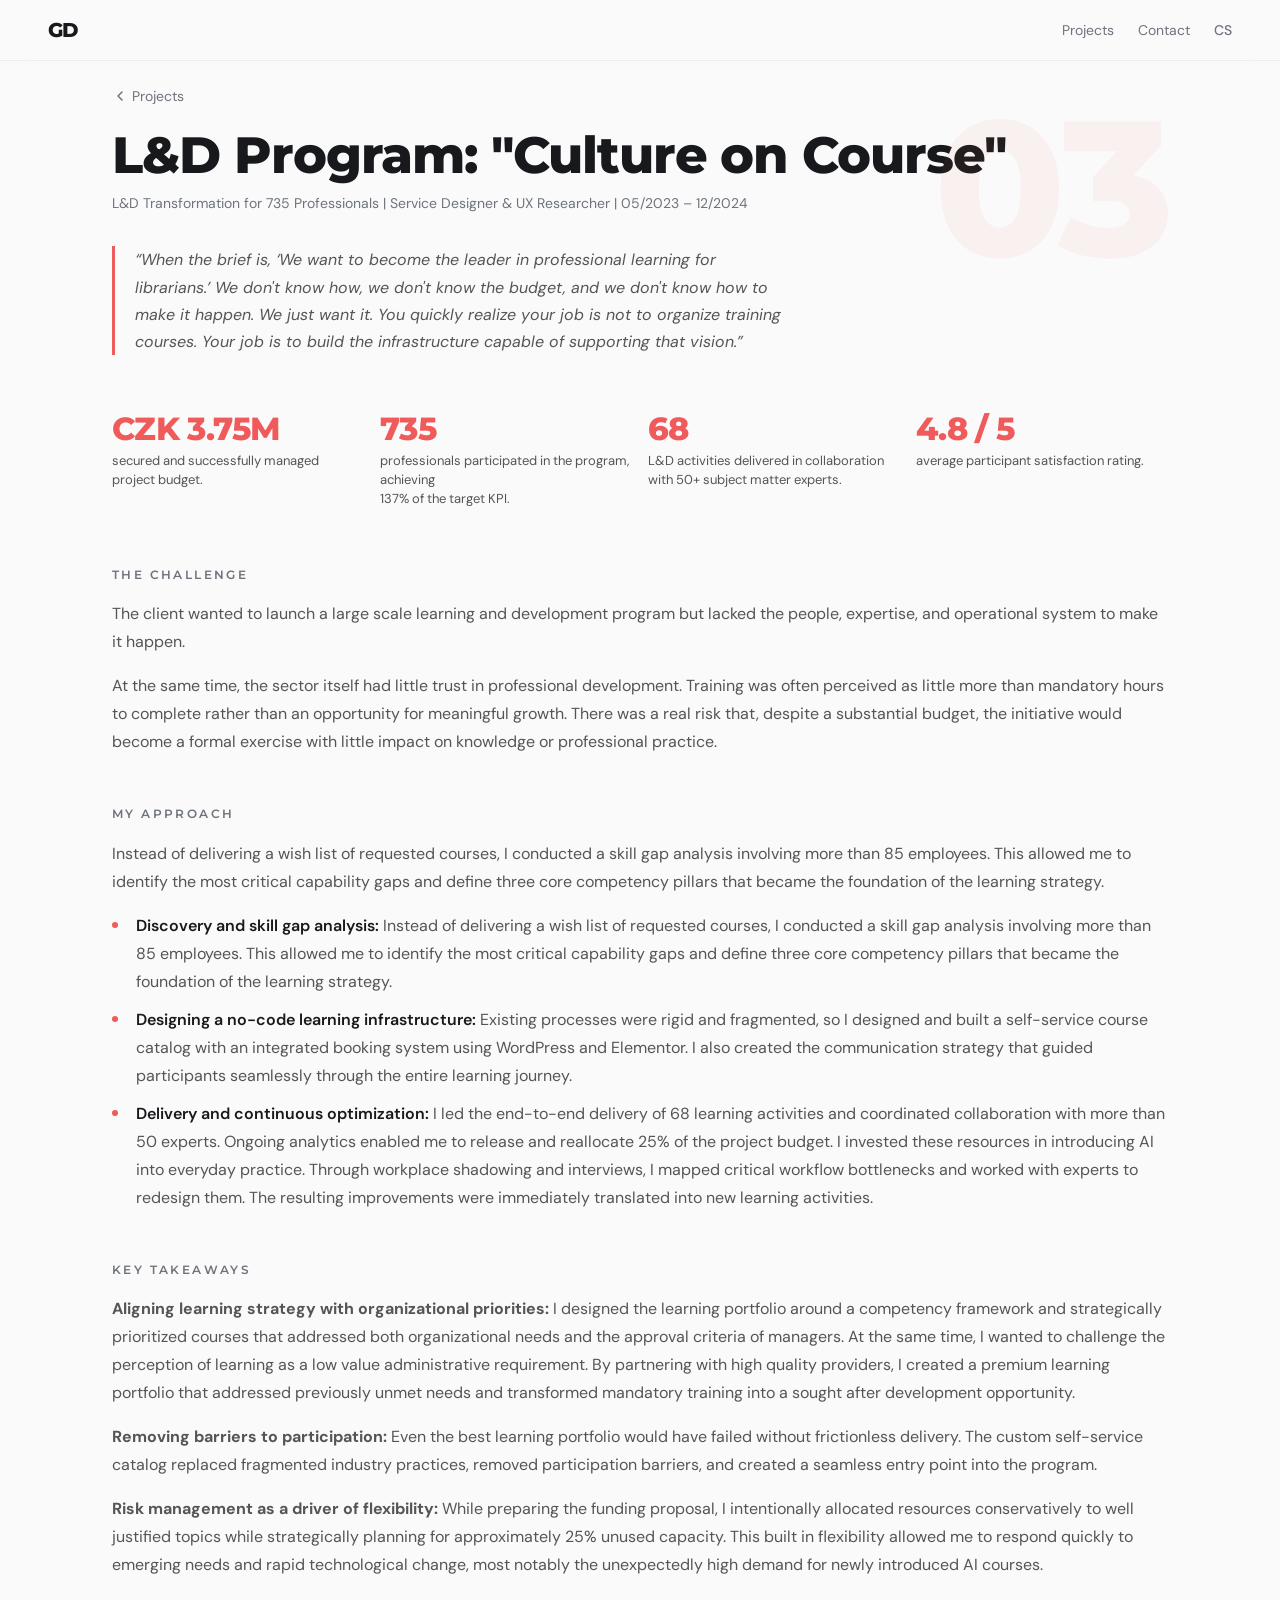
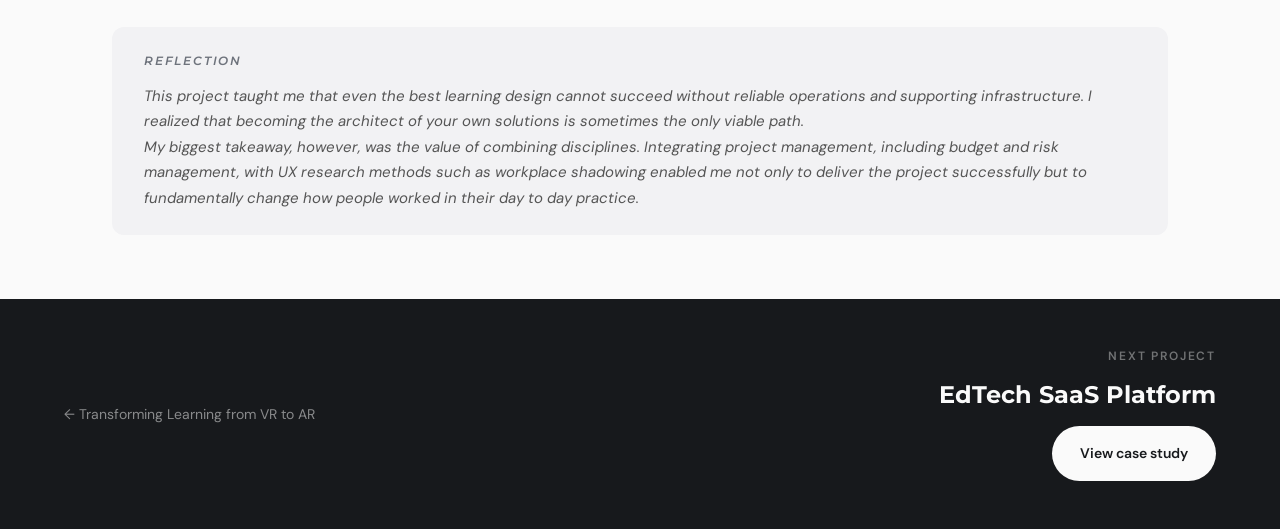
<file: en/case/kultura-v-kurzu/index.html>
<!DOCTYPE html>
<html lang="en">
<head>
  <meta charset="utf-8">
  <meta name="viewport" content="width=device-width, initial-scale=1.0">
  <title>L&amp;D Program: &quot;Culture on Course&quot; — Gabriela Divišová</title>
  <meta name="description" content="L&D Transformation for 735 professionals. Service design, UX research, and no-code infrastructure for librarian education.">
  <link rel="stylesheet" href="/assets/css/style.css">
</head>
<body>

<main>

<!-- Navigation -->
<nav class="nav">
  <a href="/en/" class="nav-logo">GD</a>
  <div class="nav-links">
    <a href="/en/#work" class="nav-desktop">Projects</a>
    <a href="/en/#contact" class="nav-desktop">Contact</a>
    <a href="/" class="lang">CS</a>
  </div>
</nav>

<!-- Case Study Page -->
<div class="cs-page">

  <div class="cs-back">
    <a href="/en/#work">
      <svg viewBox="0 0 14 14" fill="none" xmlns="http://www.w3.org/2000/svg">
        <path d="M10 3L6 7l4 4" stroke="currentColor" stroke-width="1.5" stroke-linecap="round" stroke-linejoin="round"/>
      </svg>
      Projects
    </a>
  </div>

  <!-- Header -->
  <div class="cs-header" style="border-left-color: #ef5b5b;">
    <div class="cs-number-deco" style="color: #ef5b5b; opacity: 0.06;">03</div>
    <h1 class="cs-title">L&amp;D Program: &quot;Culture on Course&quot;</h1>
    <p class="cs-meta">L&amp;D Transformation for 735 Professionals | Service Designer &amp; UX Researcher | 05/2023 – 12/2024</p>
    <div class="cs-quote" style="border-left-color: #ef5b5b;">
      &ldquo;When the brief is, &lsquo;We want to become the leader in professional learning for librarians.&rsquo; We don't know how, we don't know the budget, and we don't know how to make it happen. We just want it. You quickly realize your job is not to organize training courses. Your job is to build the infrastructure capable of supporting that vision.&rdquo;
    </div>
  </div>

  <!-- Content -->
  <div class="cs-content">

    <!-- Shrnutí v číslech -->
    <div class="stats-grid">
      <div class="stat-item">
        <div class="stat-number" style="color:#ef5b5b;">CZK 3.75M</div>
        <div class="stat-desc">secured and successfully managed project budget.</div>
      </div>
      <div class="stat-item">
        <div class="stat-number" style="color:#ef5b5b;">735</div>
        <div class="stat-desc">professionals participated in the program, achieving<br>137% of the target KPI.</div>
      </div>
      <div class="stat-item">
        <div class="stat-number" style="color:#ef5b5b;">68</div>
        <div class="stat-desc">L&amp;D activities delivered in collaboration with 50+ subject matter experts.</div>
      </div>
      <div class="stat-item">
        <div class="stat-number" style="color:#ef5b5b;">4.8 / 5</div>
        <div class="stat-desc">average participant satisfaction rating.</div>
      </div>
    </div>

    <!-- Section: The challenge -->
    <section class="cs-section">
      <h2>The challenge</h2>
      <p>The client wanted to launch a large scale learning and development program but lacked the people, expertise, and operational system to make it happen.</p>
      <p>At the same time, the sector itself had little trust in professional development. Training was often perceived as little more than mandatory hours to complete rather than an opportunity for meaningful growth. There was a real risk that, despite a substantial budget, the initiative would become a formal exercise with little impact on knowledge or professional practice.</p>
    </section>

    <!-- Section: My approach -->
    <section class="cs-section">
      <h2>My approach</h2>
      <p>Instead of delivering a wish list of requested courses, I conducted a skill gap analysis involving more than 85 employees. This allowed me to identify the most critical capability gaps and define three core competency pillars that became the foundation of the learning strategy.</p>
      <ul>
        <li style="--dot-color: #ef5b5b;"><strong>Discovery and skill gap analysis:</strong> Instead of delivering a wish list of requested courses, I conducted a skill gap analysis involving more than 85 employees. This allowed me to identify the most critical capability gaps and define three core competency pillars that became the foundation of the learning strategy.</li>
        <li style="--dot-color: #ef5b5b;"><strong>Designing a no-code learning infrastructure:</strong> Existing processes were rigid and fragmented, so I designed and built a self-service course catalog with an integrated booking system using WordPress and Elementor. I also created the communication strategy that guided participants seamlessly through the entire learning journey.</li>
        <li style="--dot-color: #ef5b5b;"><strong>Delivery and continuous optimization:</strong> I led the end-to-end delivery of 68 learning activities and coordinated collaboration with more than 50 experts. Ongoing analytics enabled me to release and reallocate 25% of the project budget. I invested these resources in introducing AI into everyday practice. Through workplace shadowing and interviews, I mapped critical workflow bottlenecks and worked with experts to redesign them. The resulting improvements were immediately translated into new learning activities.</li>
      </ul>
    </section>

    <!-- Section: Key takeaways -->
    <section class="cs-section">
      <h2>Key takeaways</h2>
      <p><strong>Aligning learning strategy with organizational priorities:</strong> I designed the learning portfolio around a competency framework and strategically prioritized courses that addressed both organizational needs and the approval criteria of managers. At the same time, I wanted to challenge the perception of learning as a low value administrative requirement. By partnering with high quality providers, I created a premium learning portfolio that addressed previously unmet needs and transformed mandatory training into a sought after development opportunity.</p>
      <p><strong>Removing barriers to participation:</strong> Even the best learning portfolio would have failed without frictionless delivery. The custom self-service catalog replaced fragmented industry practices, removed participation barriers, and created a seamless entry point into the program.</p>
      <p><strong>Risk management as a driver of flexibility:</strong> While preparing the funding proposal, I intentionally allocated resources conservatively to well justified topics while strategically planning for approximately 25% unused capacity. This built in flexibility allowed me to respond quickly to emerging needs and rapid technological change, most notably the unexpectedly high demand for newly introduced AI courses.</p>
    </section>

    <!-- Reflection -->
    <div class="reflection-box">
      <p class="reflection-label">Reflection</p>
      <p>This project taught me that even the best learning design cannot succeed without reliable operations and supporting infrastructure. I realized that becoming the architect of your own solutions is sometimes the only viable path.</p>
      <p>My biggest takeaway, however, was the value of combining disciplines. Integrating project management, including budget and risk management, with UX research methods such as workplace shadowing enabled me not only to deliver the project successfully but to fundamentally change how people worked in their day to day practice.</p>
    </div>

  </div>

  <!-- Pagination -->
  <div class="cs-pagination">
    <div class="cs-pagination-inner">
      <div class="cs-prev">
        <a href="/en/case/vr-ar/">← Transforming Learning from VR to AR</a>
      </div>
      <div class="cs-next-block">
        <p class="cs-next-label">NEXT PROJECT</p>
        <p class="cs-next-title">EdTech SaaS Platform</p>
        <a href="/en/case/edtech-saas/" class="btn-light">View case study</a>
      </div>
    </div>
  </div>

</div>

</main>

<style>
  /* Override bullet dot color using CSS variable */
  .cs-section ul li::before {
    background: var(--dot-color, #ef5b5b);
  }
</style>
<script src="/assets/js/lightbox.js"></script>
</body>
</html>
</file>
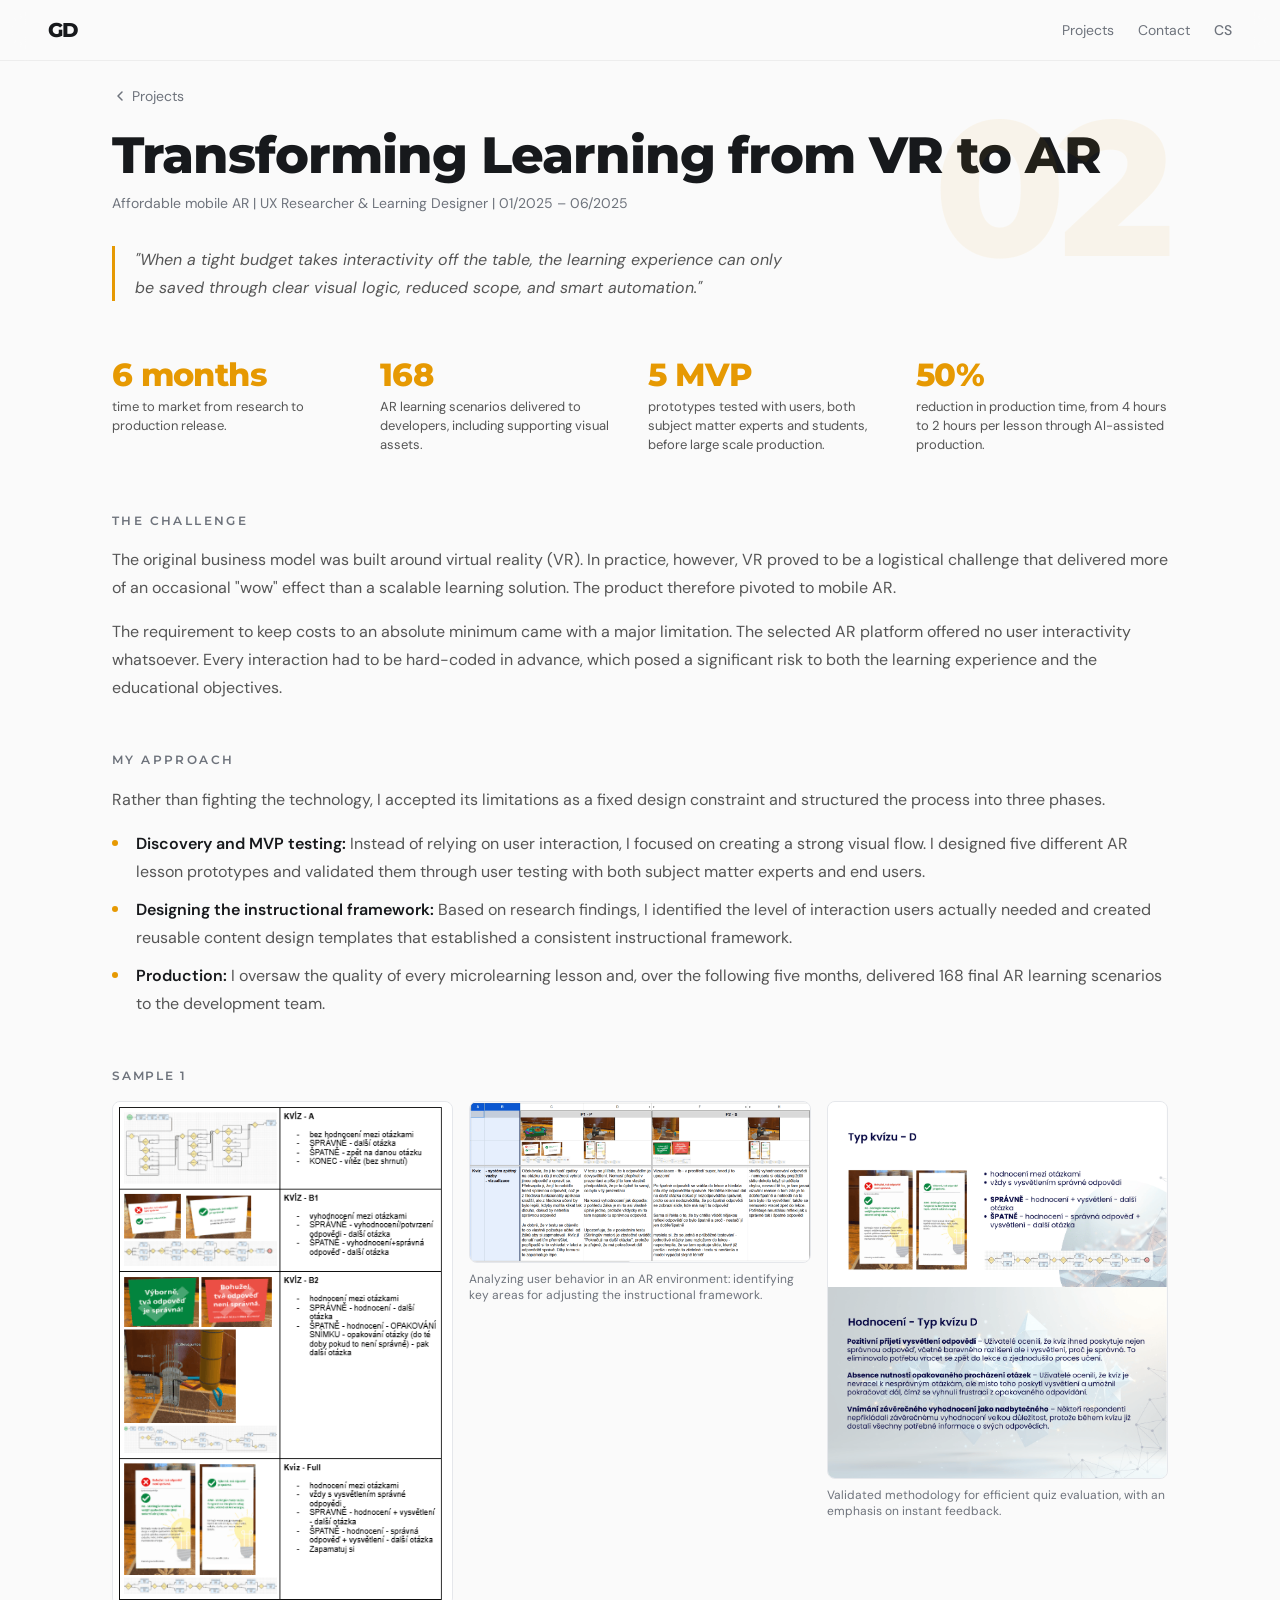
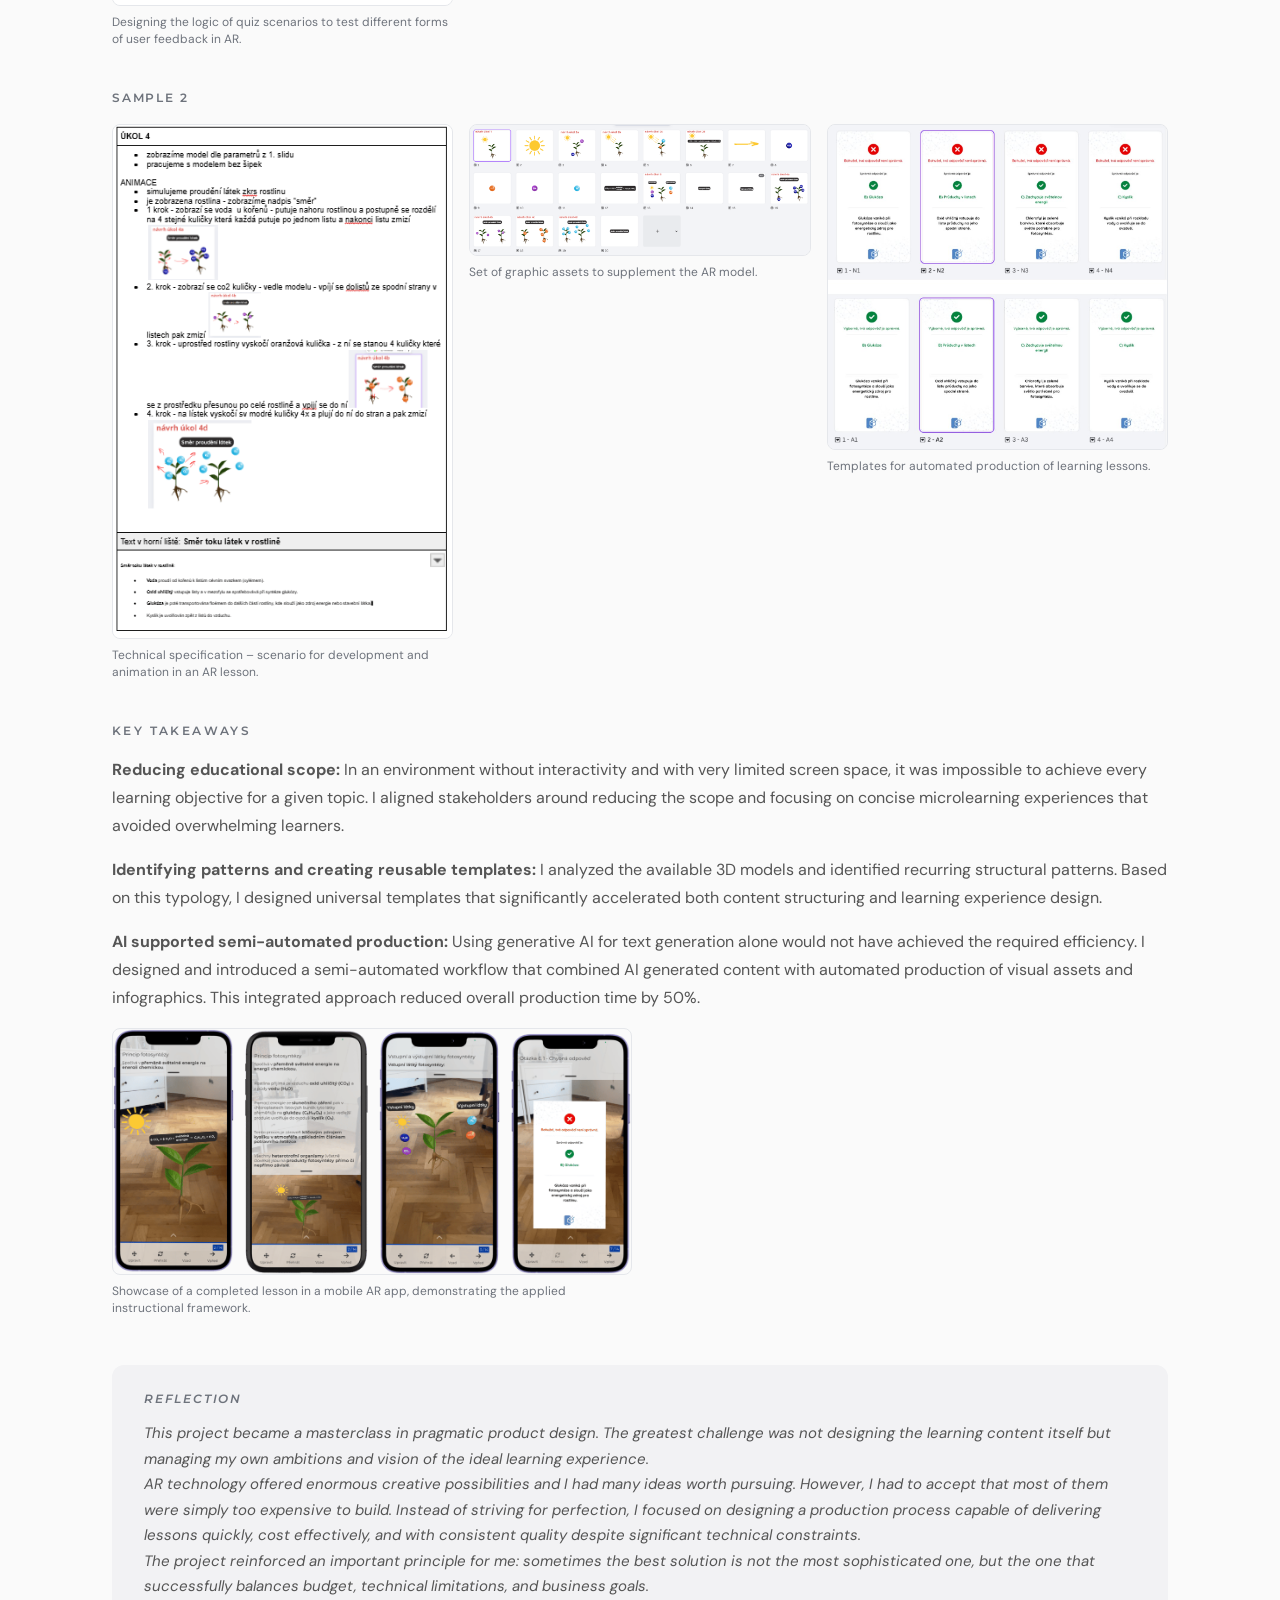
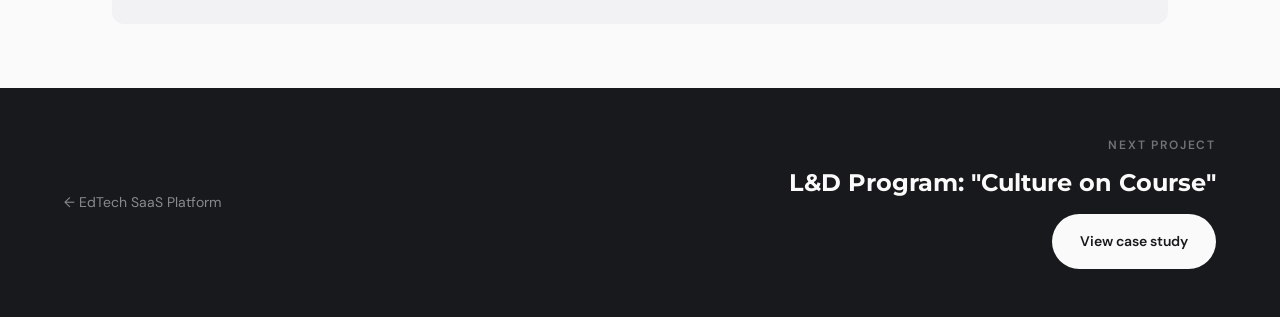
<file: en/case/vr-ar/index.html>
<!DOCTYPE html>
<html lang="en">
<head>
  <meta charset="utf-8">
  <meta name="viewport" content="width=device-width, initial-scale=1.0">
  <title>Transforming Learning from VR to AR — Gabriela Divišová</title>
  <meta name="description" content="Transitioning from VR to affordable mobile AR while preserving pedagogical value. Case study UX Research & Learning Designer.">
  <link rel="stylesheet" href="/assets/css/style.css">
</head>
<body>

<main>

<!-- Navigation -->
<nav class="nav">
  <a href="/en/" class="nav-logo">GD</a>
  <div class="nav-links">
    <a href="/en/#work" class="nav-desktop">Projects</a>
    <a href="/en/#contact" class="nav-desktop">Contact</a>
    <a href="/" class="lang">CS</a>
  </div>
</nav>

<!-- Case Study Page -->
<div class="cs-page">

  <div class="cs-back">
    <a href="/en/#work">
      <svg viewBox="0 0 14 14" fill="none" xmlns="http://www.w3.org/2000/svg">
        <path d="M10 3L6 7l4 4" stroke="currentColor" stroke-width="1.5" stroke-linecap="round" stroke-linejoin="round"/>
      </svg>
      Projects
    </a>
  </div>

  <!-- Header -->
  <div class="cs-header" style="border-left-color: #e69902;">
    <div class="cs-number-deco" style="color: #e69902; opacity: 0.06;">02</div>
    <h1 class="cs-title">Transforming Learning from VR to AR</h1>
    <p class="cs-meta">Affordable mobile AR | UX Researcher &amp; Learning Designer | 01/2025 – 06/2025</p>
    <div class="cs-quote" style="border-left-color: #e69902;">
      "When a tight budget takes interactivity off the table, the learning experience can only be saved through clear visual logic, reduced scope, and smart automation."
    </div>
  </div>

  <!-- Content -->
  <div class="cs-content">

    <!-- Shrnutí v číslech -->
    <div class="stats-grid">
      <div class="stat-item">
        <div class="stat-number" style="color:#e69902;">6 months</div>
        <div class="stat-desc">time to market from research to production release.</div>
      </div>
      <div class="stat-item">
        <div class="stat-number" style="color:#e69902;">168</div>
        <div class="stat-desc">AR learning scenarios delivered to developers, including supporting visual assets.</div>
      </div>
      <div class="stat-item">
        <div class="stat-number" style="color:#e69902;">5 MVP</div>
        <div class="stat-desc">prototypes tested with users, both subject matter experts and students, before large scale production.</div>
      </div>
      <div class="stat-item">
        <div class="stat-number" style="color:#e69902;">50%</div>
        <div class="stat-desc">reduction in production time, from 4 hours to 2 hours per lesson through AI-assisted production.</div>
      </div>
    </div>

    <!-- Section: The challenge -->
    <section class="cs-section">
      <h2>The challenge</h2>
      <p>The original business model was built around virtual reality (VR). In practice, however, VR proved to be a logistical challenge that delivered more of an occasional "wow" effect than a scalable learning solution. The product therefore pivoted to mobile AR.</p>
      <p>The requirement to keep costs to an absolute minimum came with a major limitation. The selected AR platform offered no user interactivity whatsoever. Every interaction had to be hard-coded in advance, which posed a significant risk to both the learning experience and the educational objectives.</p>
    </section>

    <!-- Section: My approach -->
    <section class="cs-section">
      <h2>My approach</h2>
      <p>Rather than fighting the technology, I accepted its limitations as a fixed design constraint and structured the process into three phases.</p>
      <ul>
        <li style="--dot-color: #e69902;"><strong>Discovery and MVP testing:</strong> Instead of relying on user interaction, I focused on creating a strong visual flow. I designed five different AR lesson prototypes and validated them through user testing with both subject matter experts and end users.</li>
        <li style="--dot-color: #e69902;"><strong>Designing the instructional framework:</strong> Based on research findings, I identified the level of interaction users actually needed and created reusable content design templates that established a consistent instructional framework.</li>
        <li style="--dot-color: #e69902;"><strong>Production:</strong> I oversaw the quality of every microlearning lesson and, over the following five months, delivered 168 final AR learning scenarios to the development team.</li>
      </ul>
    </section>

    <!-- Sample 1 -->
    <div class="sample-block">
      <p class="sample-label">Sample 1</p>
      <div class="sample-grid sample-grid-three">
        <div class="sample-item">
          <img src="/assets/images/case-studies/vr-ar-01-navrh-kvizovych-scenaru.webp" alt="Designing the logic of quiz scenarios to test different forms of user feedback in AR." loading="lazy">
          <span class="caption">Designing the logic of quiz scenarios to test different forms of user feedback in AR.</span>
        </div>
        <div class="sample-item">
          <img src="/assets/images/case-studies/vr-ar-02-analyza-chovani-AR.webp" alt="Analyzing user behavior in an AR environment: identifying key areas for adjusting the instructional framework." loading="lazy">
          <span class="caption">Analyzing user behavior in an AR environment: identifying key areas for adjusting the instructional framework.</span>
        </div>
        <div class="sample-item">
          <img src="/assets/images/case-studies/vr-ar-03-validovana-metodika.webp" alt="Validated methodology for efficient quiz evaluation, with an emphasis on instant feedback." loading="lazy">
          <span class="caption">Validated methodology for efficient quiz evaluation, with an emphasis on instant feedback.</span>
        </div>
      </div>
    </div>

    <!-- Sample 2 -->
    <div class="sample-block">
      <p class="sample-label">Sample 2</p>
      <div class="sample-grid sample-grid-three">
        <div class="sample-item">
          <img src="/assets/images/case-studies/vr-ar-04-technicka-specifikace.webp" alt="Technical specification – scenario for development and animation in an AR lesson." loading="lazy">
          <span class="caption">Technical specification – scenario for development and animation in an AR lesson.</span>
        </div>
        <div class="sample-item">
          <img src="/assets/images/case-studies/vr-ar-05-graficke-prvky-AR.webp" alt="Set of graphic assets to supplement the AR model." loading="lazy">
          <span class="caption">Set of graphic assets to supplement the AR model.</span>
        </div>
        <div class="sample-item">
          <img src="/assets/images/case-studies/vr-ar-06-sablony-produkce.webp" alt="Templates for automated production of learning lessons." loading="lazy">
          <span class="caption">Templates for automated production of learning lessons.</span>
        </div>
      </div>
    </div>

    <!-- Section: Key takeaways -->
    <section class="cs-section">
      <h2>Key takeaways</h2>
      <p><strong>Reducing educational scope:</strong> In an environment without interactivity and with very limited screen space, it was impossible to achieve every learning objective for a given topic. I aligned stakeholders around reducing the scope and focusing on concise microlearning experiences that avoided overwhelming learners.</p>
      <p><strong>Identifying patterns and creating reusable templates:</strong> I analyzed the available 3D models and identified recurring structural patterns. Based on this typology, I designed universal templates that significantly accelerated both content structuring and learning experience design.</p>
      <p><strong>AI supported semi-automated production:</strong> Using generative AI for text generation alone would not have achieved the required efficiency. I designed and introduced a semi-automated workflow that combined AI generated content with automated production of visual assets and infographics. This integrated approach reduced overall production time by 50%.</p>
      <div class="sample-block">
        <div class="sample-grid">
          <div class="sample-item">
            <img src="/assets/images/case-studies/vr-ar-07-ukazka-lekce-AR.webp" alt="Showcase of a completed lesson in a mobile AR app, demonstrating the applied instructional framework." loading="lazy">
            <span class="caption">Showcase of a completed lesson in a mobile AR app, demonstrating the applied instructional framework.</span>
          </div>
        </div>
      </div>
    </section>

    <!-- Reflection -->
    <div class="reflection-box">
      <p class="reflection-label">Reflection</p>
      <p>This project became a masterclass in pragmatic product design. The greatest challenge was not designing the learning content itself but managing my own ambitions and vision of the ideal learning experience.</p>
      <p>AR technology offered enormous creative possibilities and I had many ideas worth pursuing. However, I had to accept that most of them were simply too expensive to build. Instead of striving for perfection, I focused on designing a production process capable of delivering lessons quickly, cost effectively, and with consistent quality despite significant technical constraints.</p>
      <p>The project reinforced an important principle for me: sometimes the best solution is not the most sophisticated one, but the one that successfully balances budget, technical limitations, and business goals.</p>
    </div>

  </div>

  <!-- Pagination -->
  <div class="cs-pagination">
    <div class="cs-pagination-inner">
      <div class="cs-prev">
        <a href="/en/case/edtech-saas/">← EdTech SaaS Platform</a>
      </div>
      <div class="cs-next-block">
        <p class="cs-next-label">NEXT PROJECT</p>
        <p class="cs-next-title">L&amp;D Program: &quot;Culture on Course&quot;</p>
        <a href="/en/case/kultura-v-kurzu/" class="btn-light">View case study</a>
      </div>
    </div>
  </div>

</div>

</main>

<style>
  /* Override bullet dot color using CSS variable */
  .cs-section ul li::before {
    background: var(--dot-color, #e69902);
  }
</style>
<script src="/assets/js/lightbox.js"></script>
</body>
</html>
</file>
<file: assets/css/style.css>
/* ============================================
   Portfolio — Gabriela Divišová
   Design system: Montserrat + DM Sans
   ============================================ */

/* --- Fonts (Google Fonts fallback) --- */
@import url('https://fonts.googleapis.com/css2?family=DM+Sans:ital,opsz,wght@0,9..40,400;0,9..40,500;0,9..40,700;1,9..40,400&family=Montserrat:wght@300;600;700;800&display=swap');

/* --- CSS Variables --- */
:root {
  /* Colors */
  --bg: #fafafa;
  --fg: #17191c;
  --muted: #6e737c;
  --body: #555555;
  --soft: #888888;
  --separator: #cccccc;
  --card-bg: #ffffff;
  --border: #e5e7eb;
  --btn-bg: #111111;

  /* Accent colors for case studies */
  --cs-cyan: #0097b2;
  --cs-amber: #e69902;
  --cs-coral: #ef5b5b;

  /* Contact section */
  --contact-bg: #17191c;
  --contact-text: #fafafa;

  /* Typography */
  --font-display: 'Montserrat', system-ui, sans-serif;
  --font-body: 'DM Sans', system-ui, sans-serif;

  /* Layout */
  --max-width: 72rem; /* 1152px */
  --nav-height: 61px;
}

/* --- Reset --- */
*, *::before, *::after {
  margin: 0;
  padding: 0;
  box-sizing: border-box;
}

html {
  scroll-behavior: smooth;
}

body {
  font-family: var(--font-body);
  background: var(--bg);
  color: var(--fg);
  line-height: 1.625;
  -webkit-font-smoothing: antialiased;
  -moz-osx-font-smoothing: grayscale;
}

img {
  max-width: 100%;
  height: auto;
  display: block;
}

a {
  color: inherit;
  text-decoration: none;
}

ul {
  list-style: none;
}

/* --- Dot Grid Background --- */
.dot-grid {
  position: relative;
  background-image: radial-gradient(circle, #d4d4d4 1px, transparent 1px);
  background-size: 24px 24px;
}

/* --- Navigation --- */
.nav {
  position: fixed;
  top: 0;
  left: 0;
  right: 0;
  z-index: 50;
  height: var(--nav-height);
  padding: 16px 48px;
  display: flex;
  align-items: center;
  justify-content: space-between;
  background: rgba(250, 250, 250, 0.8);
  backdrop-filter: blur(12px);
  -webkit-backdrop-filter: blur(12px);
  border-bottom: 1px solid rgba(0, 0, 0, 0.05);
}

.nav-logo {
  font-family: var(--font-display);
  font-size: 1.25rem;
  font-weight: 800;
  letter-spacing: -0.03em;
  transition: opacity 0.2s;
}

.nav-logo:hover {
  opacity: 0.7;
}

.nav-links {
  display: flex;
  align-items: center;
  gap: 24px;
}

.nav-links a {
  font-size: 0.875rem;
  color: var(--muted);
  transition: color 0.2s;
}

.nav-links a:hover {
  color: var(--fg);
}

.nav-links a.lang {
  font-weight: 500;
}

/* Adjust mobile nav spacing */
@media (max-width: 767px) {
  .nav {
    padding: 16px 24px;
  }
  .nav-links {
    gap: 16px;
  }
}

/* --- Hero Section --- */
.hero {
  min-height: 100vh;
  padding-top: calc(var(--nav-height) + 0px);
  display: flex;
  align-items: center;
  overflow: hidden;
  background-color: #fafafa;
}

.hero-inner {
  position: relative;
  z-index: 10;
  width: 100%;
  max-width: var(--max-width);
  margin: 0 auto;
  padding: 0 48px 40px;
}

.hero-grid {
  display: grid;
  grid-template-columns: 1fr;
  gap: 32px;
  align-items: center;
}

@media (min-width: 1024px) {
  .hero-grid {
    grid-template-columns: 3fr 2fr;
    gap: 48px;
  }
}

@media (max-width: 767px) {
  .hero-inner {
    padding: 0 24px 40px;
  }
}

/* --- Typography --- */
h1 {
  font-family: var(--font-display);
  line-height: 0.88;
  letter-spacing: -0.02em;
  margin-bottom: 2rem;
}

h1 .first-name {
  display: block;
  font-size: clamp(2.8rem, 5.5vw, 4.5rem);
  font-weight: 800;
  color: var(--fg);
}

h1 .last-name {
  display: block;
  font-size: clamp(3.2rem, 6.5vw, 5.2rem);
  font-weight: 300;
  color: rgba(23, 25, 28, 0.82);
  letter-spacing: -0.01em;
}

/* Hero subtitle */
.hero-subtitle {
  font-size: 0.875rem;
  font-weight: 500;
  letter-spacing: 0.02em;
  line-height: 1.625;
  color: var(--soft);
  margin-bottom: 2rem;
}

.hero-subtitle .sep {
  color: var(--separator);
  margin: 0 0.6rem;
}

/* Hero description */
.hero-desc {
  max-width: 28rem;
  display: flex;
  flex-direction: column;
  gap: 0.75rem;
  margin-bottom: 2.5rem;
}

.hero-desc p {
  font-size: 1rem;
  line-height: 1.625;
  color: var(--body);
  text-align: justify;
}

/* --- Buttons --- */
.btn-primary {
  display: inline-block;
  padding: 14px 32px;
  border-radius: 9999px;
  background: var(--btn-bg);
  color: #fff;
  font-size: 0.875rem;
  font-weight: 600;
  letter-spacing: 0.02em;
  transition: opacity 0.2s;
}

.btn-primary:hover {
  opacity: 0.75;
}

.btn-outline-light {
  display: inline-flex;
  align-items: center;
  gap: 12px;
  padding: 16px 28px;
  border-radius: 9999px;
  border: 1px solid rgba(250, 250, 250, 0.25);
  color: var(--contact-text);
  font-size: 0.875rem;
  font-weight: 600;
  transition: background 0.2s;
}

.btn-outline-light:hover {
  background: rgba(250, 250, 250, 0.1);
}

.btn-light {
  display: inline-flex;
  align-items: center;
  gap: 12px;
  padding: 16px 28px;
  border-radius: 9999px;
  background: var(--contact-text);
  color: var(--fg);
  font-size: 0.875rem;
  font-weight: 600;
  transition: opacity 0.2s;
}

.btn-light:hover {
  opacity: 0.9;
}

/* --- Section Headings --- */
.section-label {
  font-family: var(--font-display);
  font-size: 0.75rem;
  font-weight: 600;
  text-transform: uppercase;
  letter-spacing: 0.2em;
  color: var(--muted);
  margin-bottom: 1rem;
}

/* --- Case Studies Section --- */
.case-studies {
  padding: 80px 48px 112px;
  max-width: var(--max-width);
  margin: 0 auto;
}

@media (max-width: 767px) {
  .case-studies {
    padding: 40px 24px 80px;
  }
}

.case-studies-list {
  display: flex;
  flex-direction: column;
  gap: 16px;
}

/* Individual case study card */
.case-card {
  position: relative;
  overflow: hidden;
  border-radius: 16px;
  background: var(--card-bg);
  border: 1px solid var(--border);
  transition: box-shadow 0.3s;
  cursor: pointer;
  display: block;
}

.case-card:hover {
  box-shadow: 0 4px 12px rgba(0, 0, 0, 0.06);
}

.case-card-inner {
  display: flex;
  align-items: center;
  gap: 20px;
  padding: 24px 32px;
}

@media (min-width: 768px) {
  .case-card-inner {
    gap: 32px;
  }
}

@media (max-width: 767px) {
  .case-card-inner {
    padding: 20px;
    gap: 16px;
  }
}

.case-number {
  font-family: var(--font-display);
  font-weight: 800;
  line-height: 1;
  flex-shrink: 0;
  user-select: none;
  font-size: clamp(2.5rem, 6vw, 4rem);
  letter-spacing: -0.03em;
  opacity: 0.2;
}

.case-content {
  flex: 1;
  min-width: 0;
}

.case-title-row {
  display: flex;
  align-items: center;
  gap: 8px;
  margin-bottom: 4px;
}

.case-dot {
  width: 8px;
  height: 8px;
  border-radius: 50%;
  flex-shrink: 0;
}

.case-title {
  font-family: var(--font-display);
  font-size: 1rem;
  font-weight: 700;
  line-height: 1.25;
}

.case-desc {
  color: var(--muted);
  font-size: 0.875rem;
  line-height: 1.5;
}

.case-arrow {
  flex-shrink: 0;
  display: flex;
  align-items: center;
  justify-content: center;
  width: 40px;
  height: 40px;
  border-radius: 50%;
  border: 1px solid var(--border);
  transition: transform 0.3s;
}

.case-card:hover .case-arrow {
  transform: translateX(2px);
}

/* Case card accent border (left) + bottom hover bar */
.case-card .accent-bar {
  position: absolute;
  left: 0;
  top: 0;
  bottom: 0;
  width: 4px;
}

.case-card .hover-bar {
  position: absolute;
  bottom: 0;
  left: 0;
  right: 0;
  height: 2px;
  opacity: 0;
  transition: opacity 0.3s;
}

.case-card:hover .hover-bar {
  opacity: 1;
}

/* --- Case Study Colors --- */
.cs-cyan {
  color: var(--cs-cyan);
}
.bg-cyan {
  background: var(--cs-cyan);
}
.border-cyan {
  border-left-color: var(--cs-cyan);
}

.cs-amber {
  color: var(--cs-amber);
}
.bg-amber {
  background: var(--cs-amber);
}
.border-amber {
  border-left-color: var(--cs-amber);
}

.cs-coral {
  color: var(--cs-coral);
}
.bg-coral {
  background: var(--cs-coral);
}
.border-coral {
  border-left-color: var(--cs-coral);
}

/* --- Contact Section --- */
.contact {
  position: relative;
  overflow: hidden;
  background: var(--contact-bg);
  color: var(--contact-text);
  padding: 96px 48px 144px;
}

@media (max-width: 767px) {
  .contact {
    padding: 60px 24px 80px;
  }
}

.contact-inner {
  position: relative;
  z-index: 10;
  max-width: var(--max-width);
  margin: 0 auto;
}

.contact-title {
  font-family: var(--font-display);
  font-size: clamp(3rem, 6vw, 5rem);
  font-weight: 800;
  line-height: 1.1;
  margin-bottom: 2rem;
}

.contact-text {
  color: rgba(250, 250, 250, 0.6);
  font-size: 1.125rem;
  line-height: 1.625;
  max-width: 28rem;
  margin-bottom: 2rem;
}

.contact-bring {
  margin-bottom: 2.5rem;
}

.contact-bring-label {
  color: rgba(250, 250, 250, 0.5);
  font-size: 0.75rem;
  font-weight: 600;
  text-transform: uppercase;
  letter-spacing: 0.15em;
  margin-bottom: 1rem;
}

.contact-bring-list {
  display: flex;
  flex-direction: column;
  gap: 12px;
}

.contact-bring-list li {
  display: flex;
  gap: 12px;
  color: rgba(250, 250, 250, 0.7);
  font-size: 0.875rem;
  line-height: 1.625;
}

.contact-bring-list li .dot {
  margin-top: 6px;
  width: 6px;
  height: 6px;
  border-radius: 50%;
  background: hsl(36, 98%, 54%);
  flex-shrink: 0;
}

.contact-buttons {
  display: flex;
  flex-direction: column;
  gap: 16px;
}

@media (min-width: 640px) {
  .contact-buttons {
    flex-direction: row;
  }
}

.contact-btn-icon {
  width: 15px;
  height: 15px;
  flex-shrink: 0;
}

/* --- Footer --- */
.contact-footer {
  margin-top: 80px;
  padding-top: 32px;
  border-top: 1px solid rgba(250, 250, 250, 0.1);
  display: flex;
  flex-direction: column;
  gap: 16px;
  color: rgba(250, 250, 250, 0.35);
  font-size: 0.75rem;
}

@media (min-width: 768px) {
  .contact-footer {
    flex-direction: row;
    justify-content: space-between;
    align-items: center;
  }
}

/* ============================================
   Case Study Page Styles
   ============================================ */

.cs-page {
  padding-top: var(--nav-height);
}

.cs-back {
  max-width: var(--max-width);
  margin: 0 auto;
  padding: 24px 48px 0;
}

@media (max-width: 767px) {
  .cs-back {
    padding: 16px 24px 0;
  }
}

.cs-back a {
  display: inline-flex;
  align-items: center;
  gap: 6px;
  font-size: 0.875rem;
  color: var(--muted);
  transition: color 0.2s;
}

.cs-back a:hover {
  color: var(--fg);
}

.cs-back a svg {
  width: 14px;
  height: 14px;
}

.cs-header {
  max-width: var(--max-width);
  margin: 0 auto;
  padding: 16px 48px 0;
  position: relative;
}

@media (max-width: 767px) {
  .cs-header {
    padding: 12px 24px 0;
  }
}

.cs-number-deco {
  position: absolute;
  right: 48px;
  top: -20px;
  font-family: var(--font-display);
  font-weight: 800;
  font-size: clamp(6rem, 15vw, 12rem);
  line-height: 1;
  letter-spacing: -0.03em;
  opacity: 0.06;
  user-select: none;
  pointer-events: none;
}

@media (max-width: 767px) {
  .cs-number-deco {
    right: 24px;
  }
}

.cs-title {
  font-family: var(--font-display);
  font-size: clamp(2rem, 4vw, 3.5rem);
  font-weight: 800;
  line-height: 1.1;
  margin-bottom: 0.5rem;
}

.cs-meta {
  font-size: 0.875rem;
  color: var(--muted);
  margin-bottom: 2rem;
}

.cs-quote {
  font-style: italic;
  color: var(--body);
  max-width: 42rem;
  margin-bottom: 3rem;
  line-height: 1.7;
  border-left: 3px solid var(--separator);
  padding-left: 1.25rem;
}

/* --- Stats Cards (Shrnutí v číslech) — clean inline --- */
.stats-grid {
  display: grid;
  grid-template-columns: repeat(4, 1fr);
  gap: 16px;
  margin-bottom: 3rem;
}

.stat-item {
  display: flex;
  flex-direction: column;
  gap: 6px;
  padding: 8px 0;
}

.stat-number {
  font-family: var(--font-display);
  font-weight: 800;
  font-size: 2rem;
  line-height: 1.1;
  letter-spacing: -0.02em;
}

.stat-desc {
  font-size: 0.8125rem;
  line-height: 1.45;
  color: var(--body);
}

@media (max-width: 900px) {
  .stats-grid {
    grid-template-columns: repeat(2, 1fr);
  }
}

@media (max-width: 540px) {
  .stats-grid {
    grid-template-columns: 1fr;
  }
}

/* --- Case Study Content --- */
.cs-content {
  max-width: var(--max-width);
  margin: 0 auto;
  padding: 0 48px 64px;
}

@media (max-width: 767px) {
  .cs-content {
    padding: 0 24px 48px;
  }
}

.cs-section {
  margin-bottom: 3rem;
}

.cs-section h2 {
  font-family: var(--font-display);
  font-size: 0.75rem;
  font-weight: 600;
  text-transform: uppercase;
  letter-spacing: 0.2em;
  color: var(--muted);
  margin-bottom: 1rem;
}

.cs-section p {
  font-size: 1rem;
  line-height: 1.75;
  color: var(--body);
  margin-bottom: 1rem;
}

.cs-section ul {
  display: flex;
  flex-direction: column;
  gap: 10px;
  margin-bottom: 1.5rem;
}

.cs-section ul li {
  font-size: 1rem;
  line-height: 1.75;
  color: var(--body);
  padding-left: 1.5rem;
  position: relative;
}

.cs-section ul li::before {
  content: '';
  position: absolute;
  left: 0;
  top: 10px;
  width: 6px;
  height: 6px;
  border-radius: 50%;
  flex-shrink: 0;
}

.cs-section ul li strong {
  font-weight: 600;
  color: var(--fg);
}

/* --- Sample Grids --- */
.sample-block {
  margin-bottom: 2.5rem;
}

.sample-label {
  font-family: var(--font-display);
  font-size: 0.75rem;
  font-weight: 600;
  text-transform: uppercase;
  letter-spacing: 0.15em;
  color: var(--muted);
  margin-bottom: 1rem;
}

.sample-grid {
  display: grid;
  grid-template-columns: 1fr;
  gap: 16px;
}

@media (min-width: 768px) {
  .sample-grid {
    grid-template-columns: 1fr 1fr;
    align-items: start;
  }
}

@media (min-width: 768px) {
  .sample-grid-three {
    grid-template-columns: repeat(3, 1fr);
  }
}

/* 3-column grid (3x2) — for 4-image samples */
@media (min-width: 768px) {
  .sample-grid-three-by-two {
    grid-template-columns: repeat(3, 1fr);
  }
}
.sample-empty {
  visibility: hidden;
}

/* Custom duo layout: one+two stacked */
.sample-duo {
  display: grid;
  gap: 16px;
}

@media (min-width: 768px) {
  .sample-duo {
    grid-template-columns: 1.3fr 1fr;
  }
}

.sample-duo-secondary {
  display: flex;
  flex-direction: column;
  gap: 16px;
}

.sample-item {
  display: flex;
  flex-direction: column;
  gap: 8px;
}

.sample-item img {
  width: 100%;
  height: auto;
  border-radius: 8px;
  border: 1px solid var(--border);
  cursor: pointer;
  transition: box-shadow 0.2s;
}

.sample-item img:hover {
  box-shadow: 0 4px 16px rgba(0, 0, 0, 0.08);
}

.sample-item .caption {
  font-size: 0.75rem;
  color: var(--muted);
  line-height: 1.4;
}

/* --- Reflection Box --- */
.reflection-box {
  background: #f2f2f4;
  border-radius: 12px;
  padding: 24px 32px;
  margin-top: 2rem;
}

.reflection-box .reflection-label {
  font-family: var(--font-display);
  font-size: 0.75rem;
  font-weight: 600;
  text-transform: uppercase;
  letter-spacing: 0.15em;
  color: var(--muted);
  margin-bottom: 0.75rem;
}

.reflection-box p {
  font-style: italic;
  font-size: 0.9375rem;
  line-height: 1.7;
  color: var(--body);
  margin-bottom: 0;
}

/* --- Case Study Pagination (footer) --- */
.cs-pagination {
  background: var(--fg);
  color: var(--contact-text);
  padding: 48px;
}

@media (max-width: 767px) {
  .cs-pagination {
    padding: 32px 24px;
  }
}

.cs-pagination-inner {
  max-width: var(--max-width);
  margin: 0 auto;
  display: flex;
  flex-direction: column;
  justify-content: space-between;
  gap: 32px;
}

@media (min-width: 768px) {
  .cs-pagination-inner {
    flex-direction: row;
    align-items: center;
  }
}

.cs-prev {
  display: flex;
  align-items: center;
  gap: 8px;
  color: rgba(250, 250, 250, 0.5);
  font-size: 0.875rem;
  transition: color 0.2s;
}

.cs-prev:hover {
  color: var(--contact-text);
}

.cs-next-block {
  text-align: right;
}

.cs-next-label {
  font-size: 0.75rem;
  font-weight: 600;
  text-transform: uppercase;
  letter-spacing: 0.15em;
  color: rgba(250, 250, 250, 0.4);
  margin-bottom: 0.5rem;
}

.cs-next-title {
  font-family: var(--font-display);
  font-size: 1.5rem;
  font-weight: 700;
  margin-bottom: 0.75rem;
}

/* --- Animations --- */
.fade-up {
  opacity: 0;
  transform: translateY(20px);
  animation: fadeUp 0.6s ease-out forwards;
}

.delay-1 { animation-delay: 0.1s; }
.delay-2 { animation-delay: 0.2s; }
.delay-3 { animation-delay: 0.3s; }
.delay-4 { animation-delay: 0.4s; }

@keyframes fadeUp {
  to {
    opacity: 1;
    transform: translateY(0);
  }
}

/* --- SVG Icons inline --- */
.icon-arrow-right {
  width: 16px;
  height: 16px;
}

.icon-arrow-left {
  width: 14px;
  height: 14px;
}

.icon-mail {
  width: 15px;
  height: 15px;
}

.icon-linkedin {
  width: 15px;
  height: 15px;
}

/* --- Lightbox --- */
.lightbox-overlay {
  display: none;
  position: fixed;
  top: 0; left: 0; right: 0; bottom: 0;
  z-index: 9999;
  background: rgba(0, 0, 0, 0.85);
  backdrop-filter: blur(4px);
  cursor: pointer;
  overflow: auto;
  padding: 32px;
  text-align: center;
}

.lightbox-overlay.active {
  display: block;
}

.lightbox-overlay img {
  display: inline-block;
  border-radius: 8px;
  box-shadow: 0 8px 40px rgba(0, 0, 0, 0.4);
  cursor: default;
  margin: 0 auto;
}

.lightbox-close {
  position: absolute;
  top: 20px;
  right: 28px;
  color: #fff;
  font-size: 2rem;
  line-height: 1;
  cursor: pointer;
  opacity: 0.7;
  transition: opacity 0.2s;
  background: none;
  border: none;
  font-family: var(--font-body);
}

.lightbox-close:hover {
  opacity: 1;
}

/* --- Utility --- */
.text-center { text-align: center; }
.sr-only { position: absolute; width: 1px; height: 1px; overflow: hidden; clip: rect(0,0,0,0); white-space: nowrap; border: 0; }
</file>
